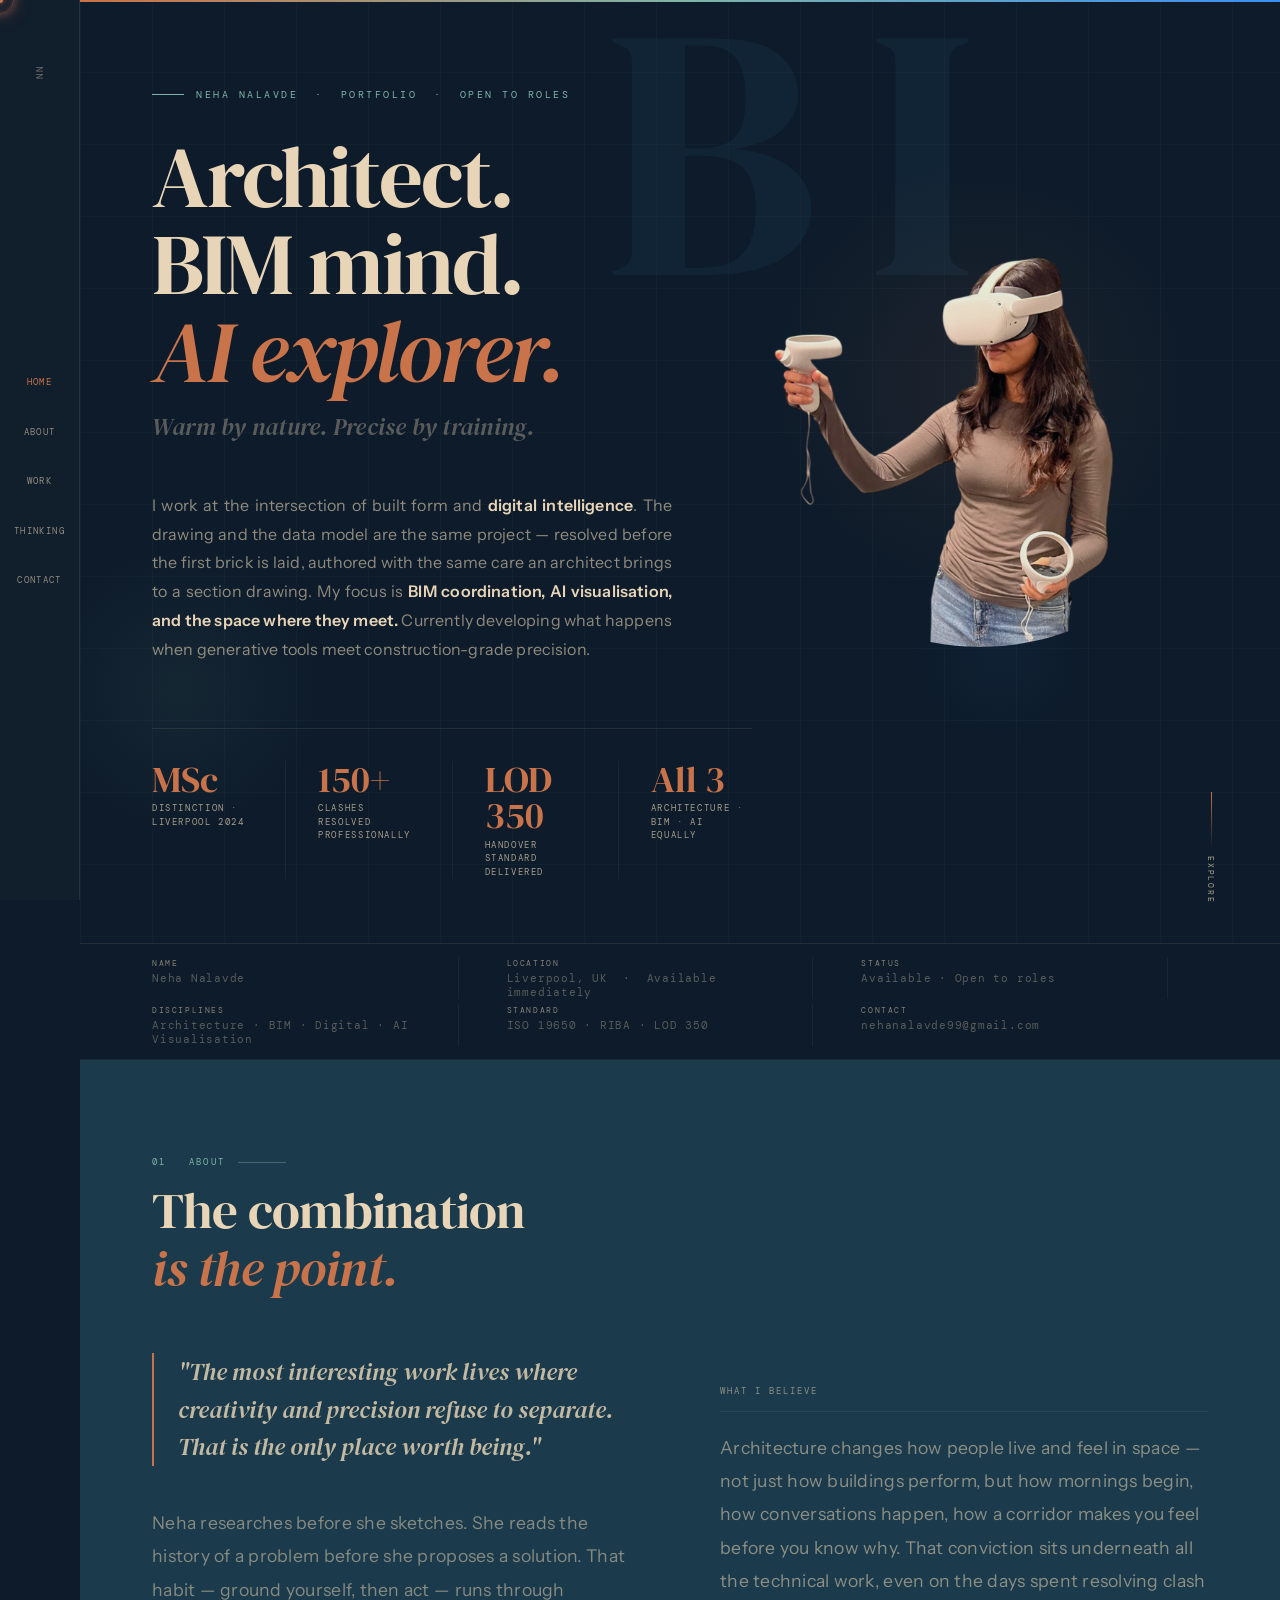
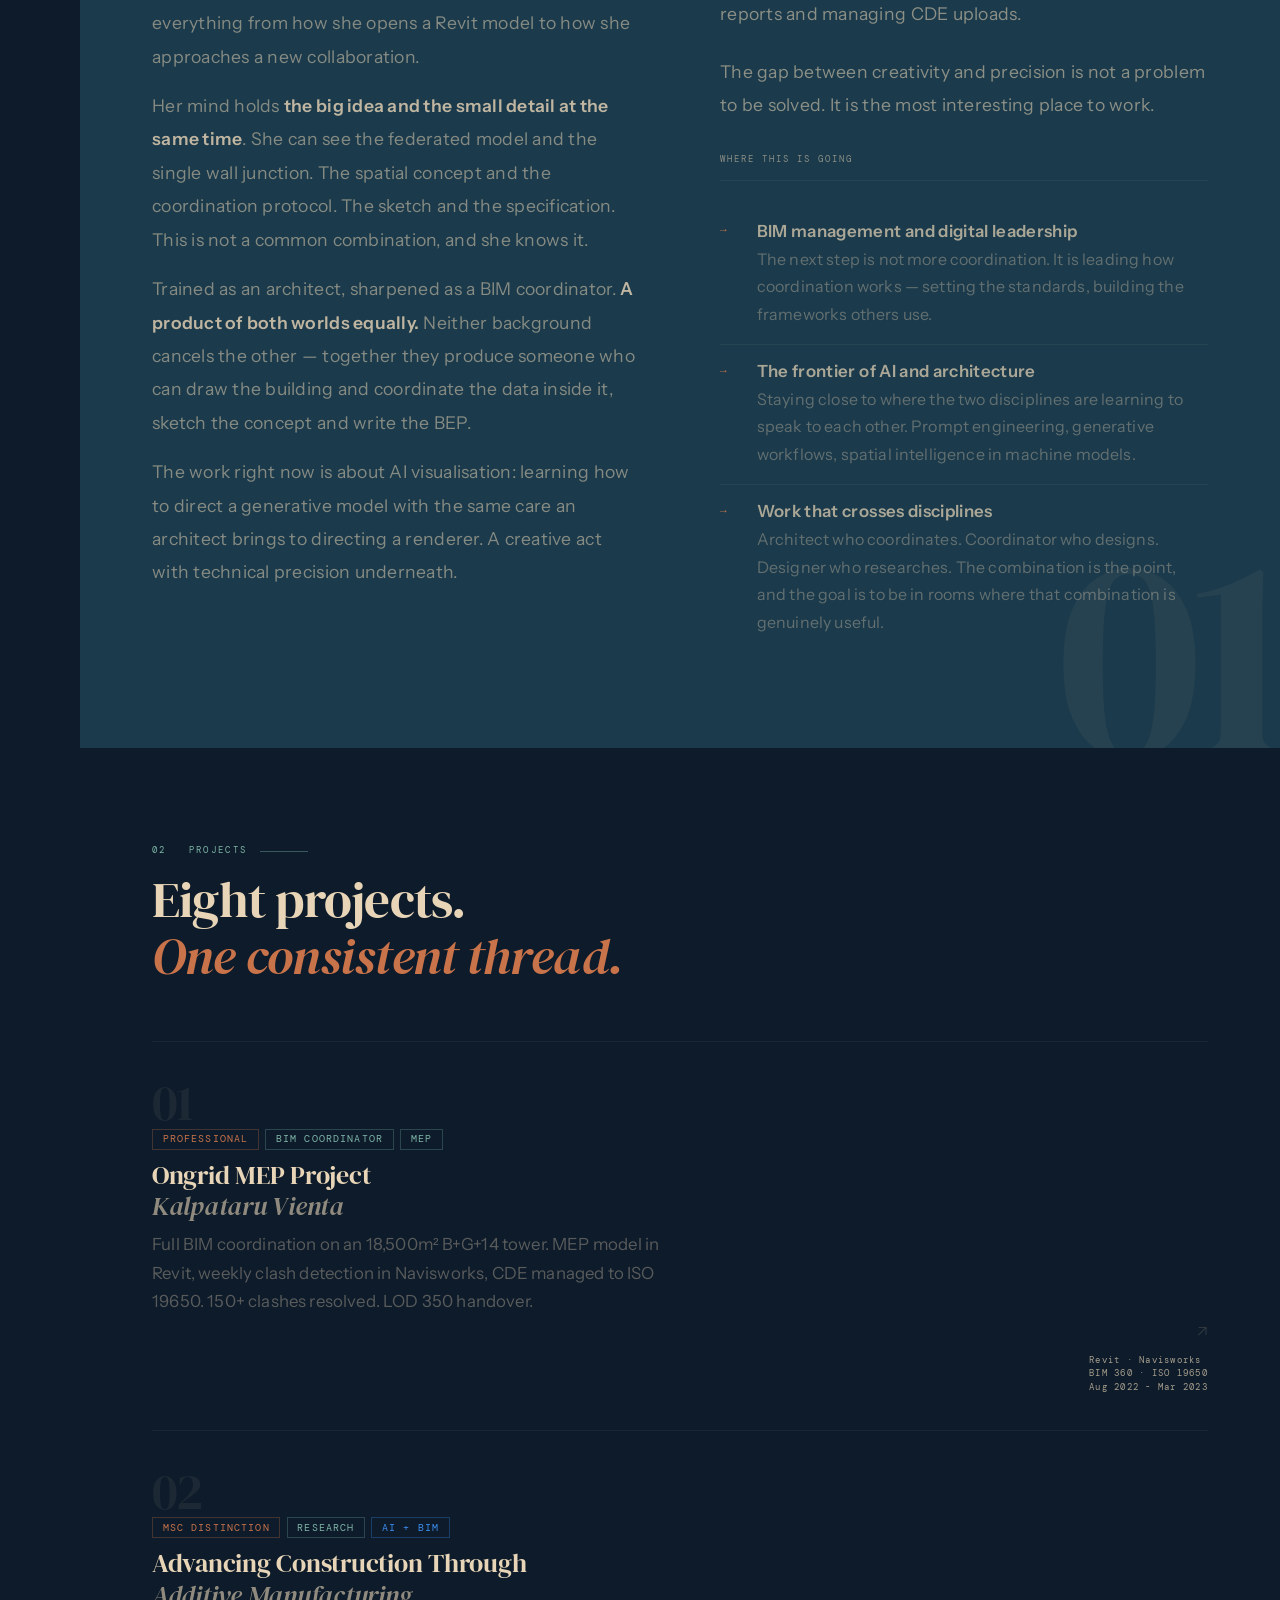
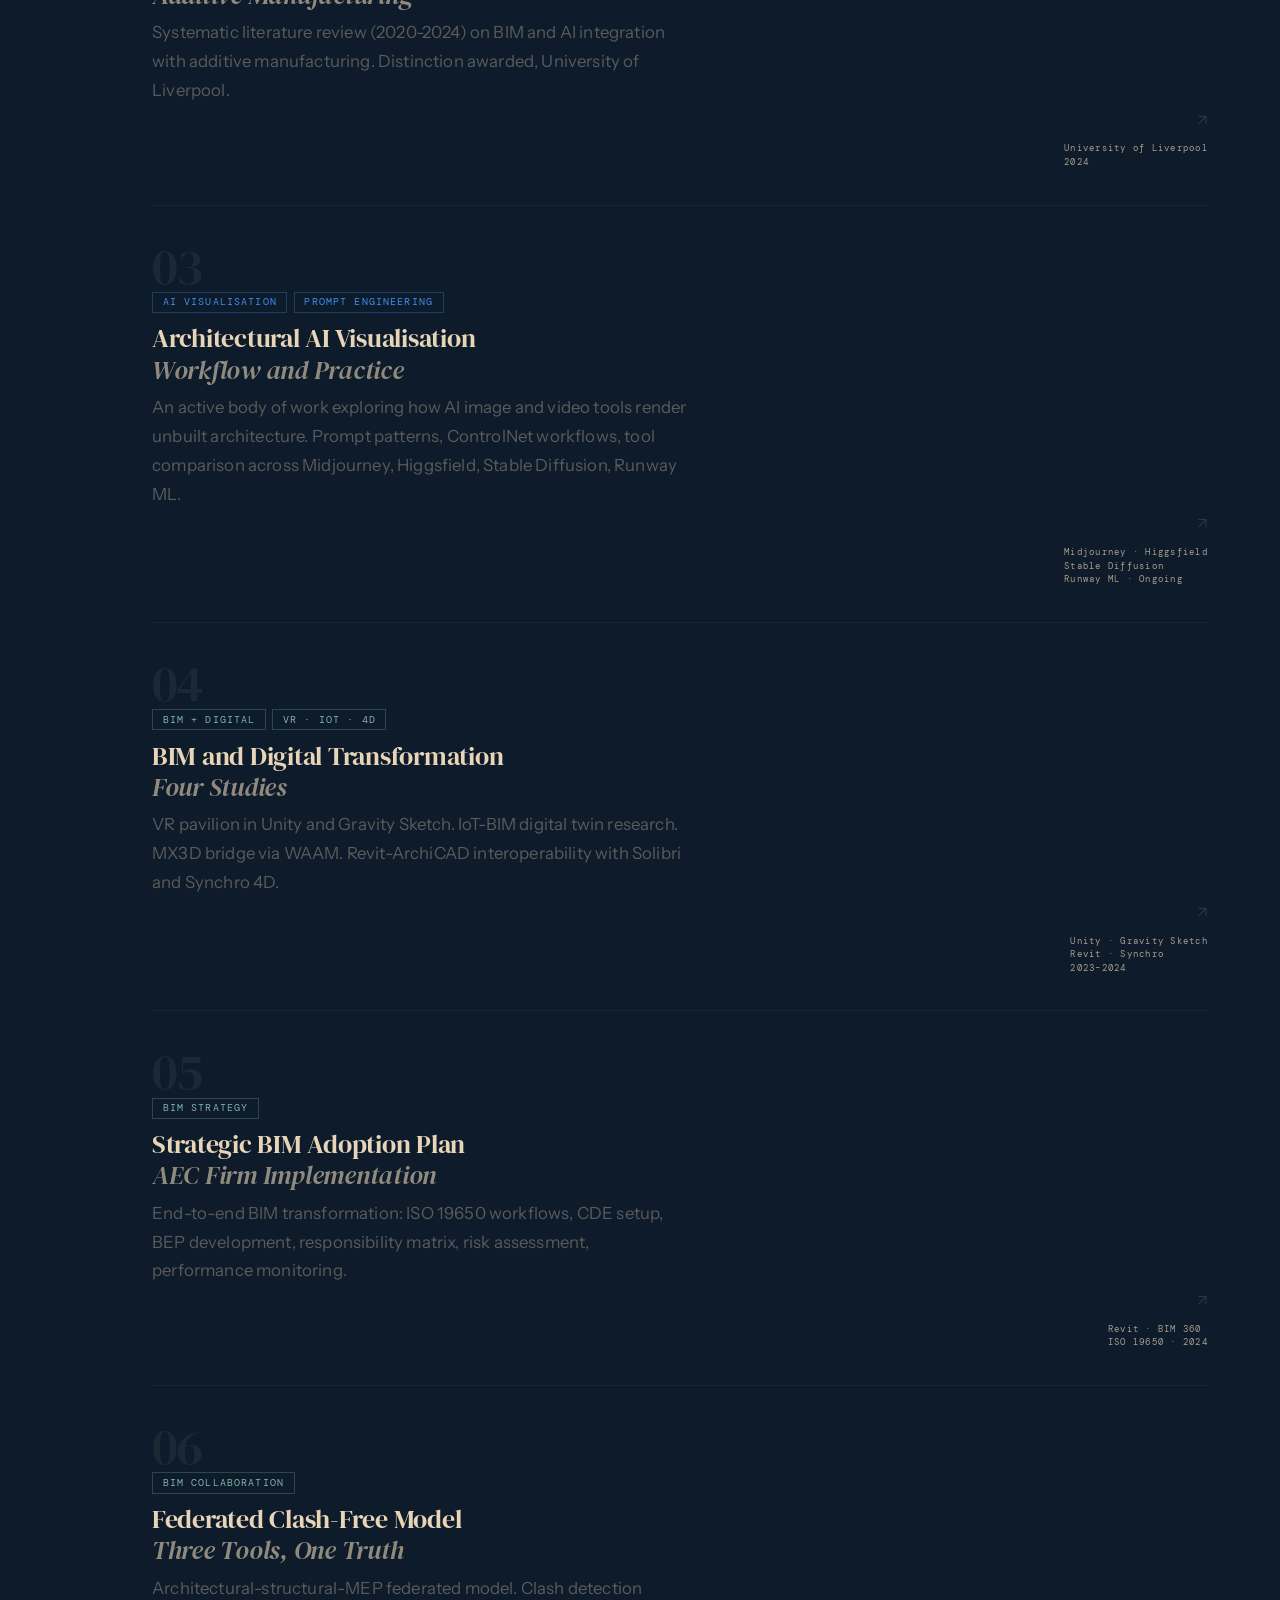
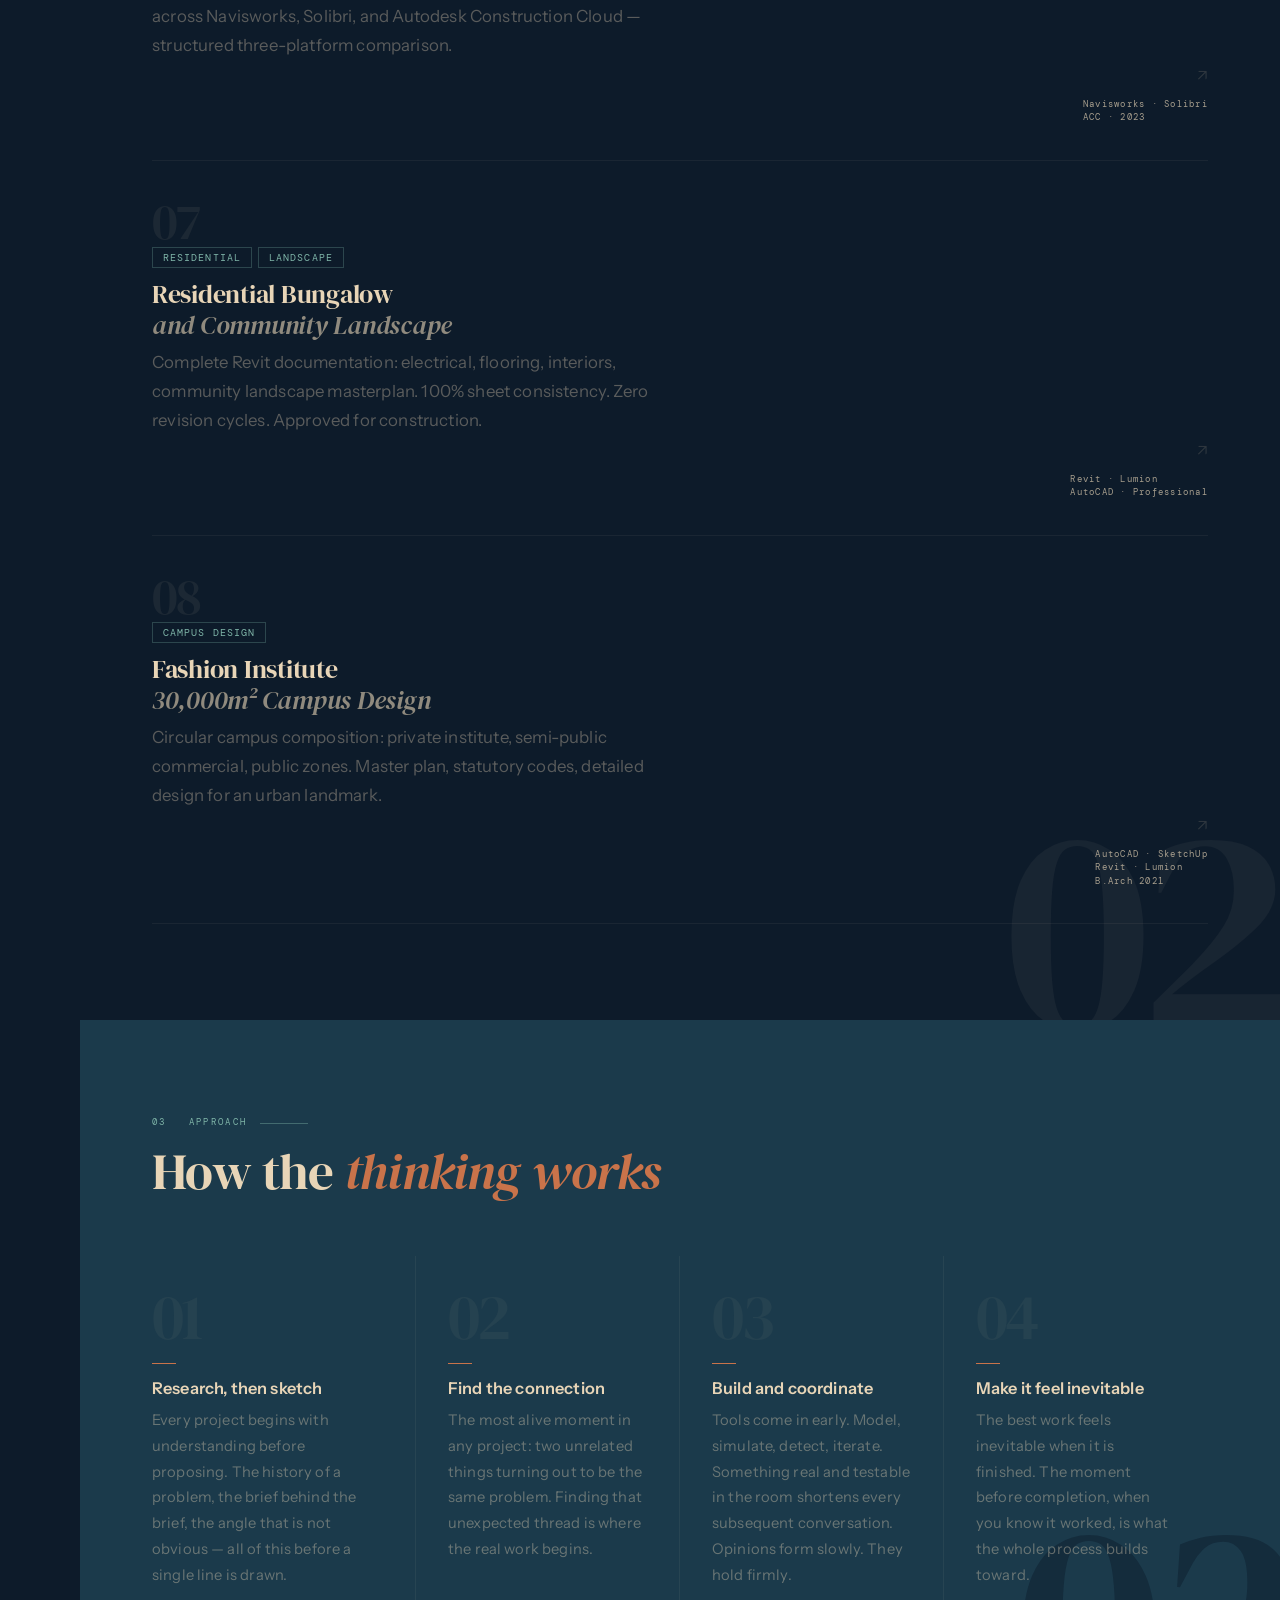
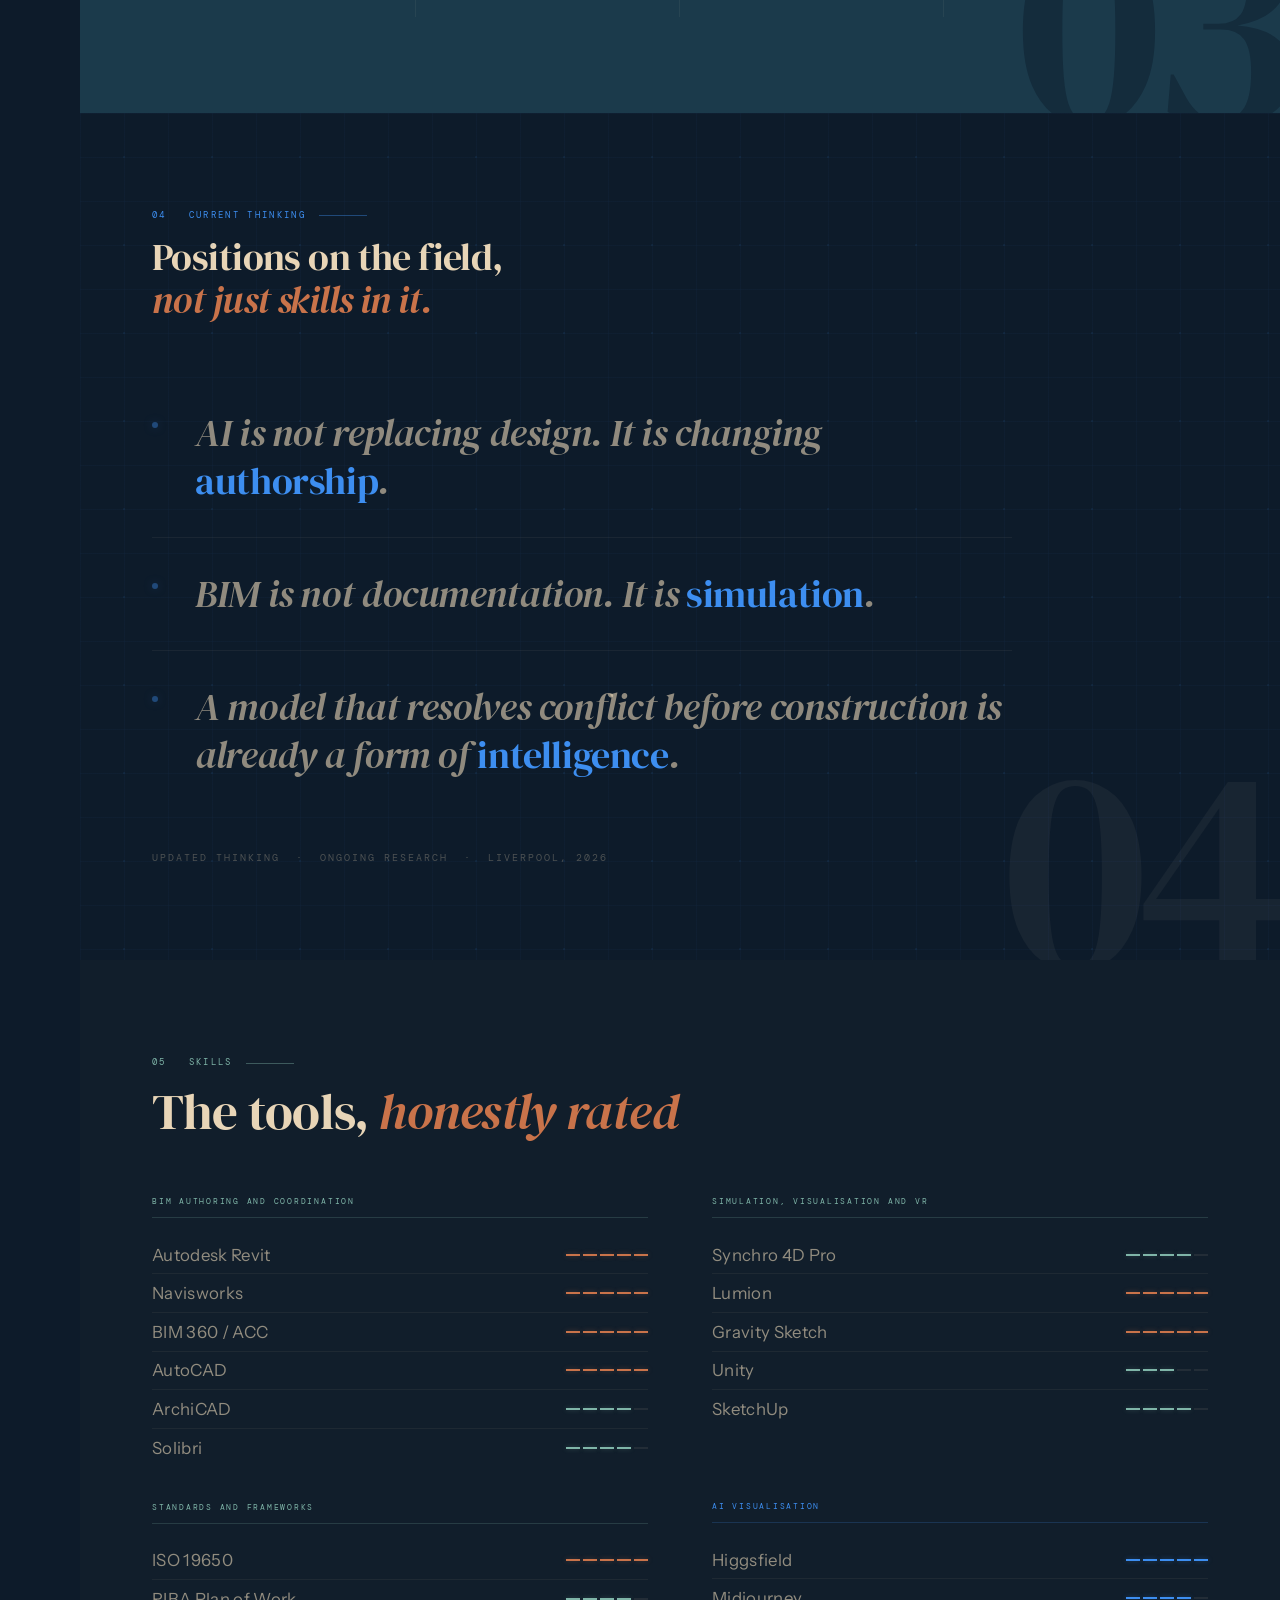
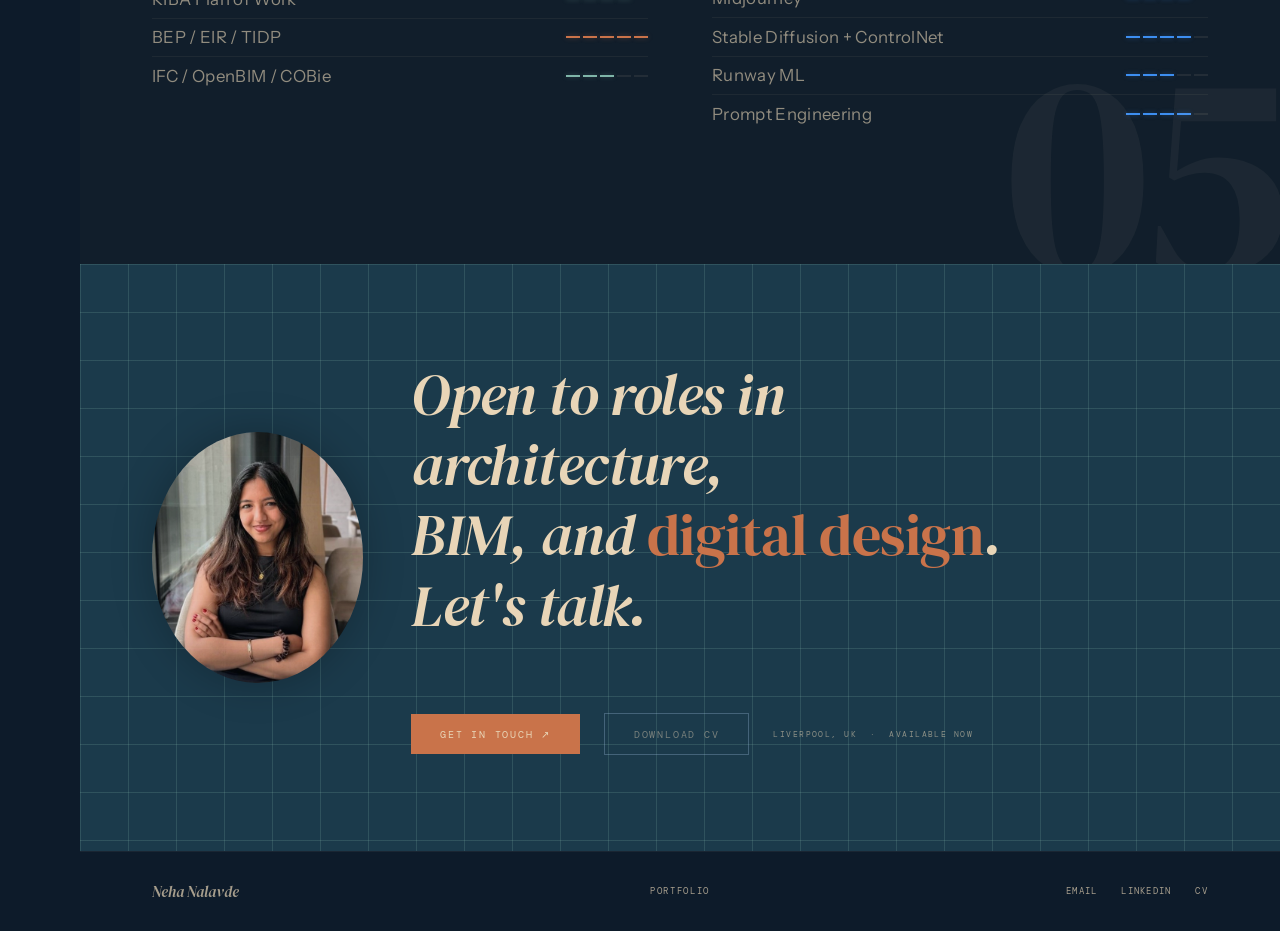
<file: index.html>
<!doctype html>
<html lang="en">
  <head>
    <meta charset="UTF-8" />
    <meta name="viewport" content="width=device-width, initial-scale=1.0" />
    <title>Neha Nalavde — Architect · BIM · AI</title>
    <link rel="preconnect" href="https://fonts.googleapis.com" />
    <link
      href="https://fonts.googleapis.com/css2?family=DM+Serif+Display:ital@0;1&family=Instrument+Sans:wght@400;500;600&family=DM+Mono:wght@300;400&display=swap"
      rel="stylesheet"
    />
    <link rel="stylesheet" href="style-new.css" />
  </head>
  <body>
    <div id="cur"><div id="curLabel">OPEN</div></div>
    <div id="curR"></div>
    <div class="top-line"></div>

    <!-- RAIL -->
    <div class="rail">
      <div class="rail-logo">NN</div>
      <nav class="rail-nav">
        <a
          class="rlink"
          data-s="Home"
          onclick="
            goHome();
            scrollToId('hero');
          "
          >Home</a
        >
        <a
          class="rlink"
          data-s="About"
          onclick="
            goHome();
            scrollToId('about');
          "
        >
          About
        </a>
        <a
          class="rlink"
          data-s="Work"
          onclick="
            goHome();
            scrollToId('projects');
          "
        >
          Work
        </a>
        <a
          class="rlink"
          data-s="Thinking"
          onclick="
            goHome();
            scrollToId('current-thinking');
          "
        >
          Thinking
        </a>
        <a
          class="rlink"
          data-s="Contact"
          onclick="
            goHome();
            scrollToId('contact');
          "
        >
          Contact
        </a>
      </nav>
    </div>

    <!-- HOME PAGE -->
    <div class="page active" id="page-home">
      <main>
        <section class="hero" id="hero">
          <div class="hero-grid"></div>
          <div class="hero-glow">
            <img src="./images/neha2.png" alt="profile" class="hero-img" />
          </div>
          <div class="hero-glow2"></div>
          <div class="hero-glow3"></div>
          <div class="hero-bg-text" id="heroBg" aria-hidden="true">
            <span class="hero-bg-letter">B</span>
            <span class="hero-bg-letter">I</span>
            <span class="hero-bg-letter">M</span>
          </div>
          <div class="hero-inner">
            <div class="hero-eyebrow">
              Neha Nalavde &nbsp;·&nbsp; Portfolio &nbsp;·&nbsp; Open to roles
            </div>
            <h1 class="hero-name">
              Architect.<br />BIM mind.<br /><em>AI explorer.</em>
            </h1>
            <p class="hero-sub">Warm by nature. Precise by training.</p>
            <div class="hero-statement">
              <p>
                I work at the intersection of built form and
                <strong>digital intelligence</strong>. The drawing and the data
                model are the same project — resolved before the first brick is
                laid, authored with the same care an architect brings to a
                section drawing. My focus is
                <strong
                  >BIM coordination, AI visualisation, and the space where they
                  meet.</strong
                >
                Currently developing what happens when generative tools meet
                construction-grade precision.
              </p>
            </div>
            <div class="hero-stats">
              <div class="hstat">
                <div class="hstat-n">MSc</div>
                <div class="hstat-l">Distinction · Liverpool 2024</div>
              </div>
              <div class="hstat">
                <div class="hstat-n">150+</div>
                <div class="hstat-l">Clashes resolved professionally</div>
              </div>
              <div class="hstat">
                <div class="hstat-n">LOD 350</div>
                <div class="hstat-l">Handover standard delivered</div>
              </div>
              <div class="hstat">
                <div class="hstat-n">All 3</div>
                <div class="hstat-l">Architecture · BIM · AI equally</div>
              </div>
            </div>
          </div>
          <div class="hero-scroll">
            <div class="scroll-bar"></div>
            <span>Explore</span>
          </div>
        </section>

        <div class="tblock">
          <div class="tbi">
            <span class="tbi-l">Name</span
            ><span class="tbi-v">Neha Nalavde</span>
          </div>
          <div class="tbi">
            <span class="tbi-l">Location</span
            ><span class="tbi-v"
              >Liverpool, UK &nbsp;·&nbsp; Available immediately</span
            >
          </div>
          <div class="tbi">
            <span class="tbi-l">Status</span
            ><span class="tbi-v">Available · Open to roles</span>
          </div>
          <div class="tbi">
            <span class="tbi-l">Disciplines</span
            ><span class="tbi-v"
              >Architecture · BIM · Digital · AI Visualisation</span
            >
          </div>
          <div class="tbi">
            <span class="tbi-l">Standard</span
            ><span class="tbi-v">ISO 19650 · RIBA · LOD 350</span>
          </div>
          <div class="tbi">
            <span class="tbi-l">Contact</span
            ><span class="tbi-v">nehanalavde99@gmail.com</span>
          </div>
        </div>

        <!-- ABOUT -->
        <section id="about" data-n="01">
          <div class="slabel">01 &nbsp; About</div>
          <h2 class="stitle">The combination<br /><em>is the point.</em></h2>
          <div class="about-grid">
            <div>
              <p class="manifesto">
                "The most interesting work lives where creativity and precision
                refuse to separate. That is the only place worth being."
              </p>
              <div class="about-body">
                <p>
                  Neha researches before she sketches. She reads the history of
                  a problem before she proposes a solution. That habit — ground
                  yourself, then act — runs through everything from how she
                  opens a Revit model to how she approaches a new collaboration.
                </p>
                <p>
                  Her mind holds
                  <strong
                    >the big idea and the small detail at the same time</strong
                  >. She can see the federated model and the single wall
                  junction. The spatial concept and the coordination protocol.
                  The sketch and the specification. This is not a common
                  combination, and she knows it.
                </p>
                <p>
                  Trained as an architect, sharpened as a BIM coordinator.
                  <strong>A product of both worlds equally.</strong> Neither
                  background cancels the other — together they produce someone
                  who can draw the building and coordinate the data inside it,
                  sketch the concept and write the BEP.
                </p>
                <p>
                  The work right now is about AI visualisation: learning how to
                  direct a generative model with the same care an architect
                  brings to directing a renderer. A creative act with technical
                  precision underneath.
                </p>
              </div>
            </div>
            <div>
              <!-- REPLACED: Capability index → Belief + Direction -->
              <p class="col-head">What I believe</p>
              <p class="belief-text">
                Architecture changes how people live and feel in space — not
                just how buildings perform, but how mornings begin, how
                conversations happen, how a corridor makes you feel before you
                know why. That conviction sits underneath all the technical
                work, even on the days spent resolving clash reports and
                managing CDE uploads.
              </p>
              <p class="belief-text">
                The gap between creativity and precision is not a problem to be
                solved. It is the most interesting place to work.
              </p>
              <p class="col-head">Where this is going</p>
              <div class="direction-list">
                <div class="dir-item">
                  <div class="dir-arrow">→</div>
                  <div>
                    <div class="dir-title">
                      BIM management and digital leadership
                    </div>
                    <div class="dir-body">
                      The next step is not more coordination. It is leading how
                      coordination works — setting the standards, building the
                      frameworks others use.
                    </div>
                  </div>
                </div>
                <div class="dir-item">
                  <div class="dir-arrow">→</div>
                  <div>
                    <div class="dir-title">
                      The frontier of AI and architecture
                    </div>
                    <div class="dir-body">
                      Staying close to where the two disciplines are learning to
                      speak to each other. Prompt engineering, generative
                      workflows, spatial intelligence in machine models.
                    </div>
                  </div>
                </div>
                <div class="dir-item">
                  <div class="dir-arrow">→</div>
                  <div>
                    <div class="dir-title">Work that crosses disciplines</div>
                    <div class="dir-body">
                      Architect who coordinates. Coordinator who designs.
                      Designer who researches. The combination is the point, and
                      the goal is to be in rooms where that combination is
                      genuinely useful.
                    </div>
                  </div>
                </div>
              </div>
            </div>
          </div>
        </section>

        <!-- PROJECTS -->
        <section id="projects" data-n="02">
          <div class="slabel">02 &nbsp; Projects</div>
          <h2 class="stitle">
            Eight projects.<br /><em>One consistent thread.</em>
          </h2>

          <div class="proj-list reveal-stagger">
            <a
              href="projects/Ongrid MEP Project Kalpataru Vienta.html"
              class="proj-plate reveal proj-img-1"
              data-section="bim"
            >
              <div class="pnum">01</div>
              <div>
                <div class="ptags">
                  <span class="ptag red">Professional</span>
                  <span class="ptag">BIM Coordinator</span>
                  <span class="ptag">MEP</span>
                </div>
                <div class="ptitle">
                  Ongrid MEP Project<br /><em>Kalpataru Vienta</em>
                </div>
                <div class="pdesc">
                  Full BIM coordination on an 18,500m² B+G+14 tower. MEP model
                  in Revit, weekly clash detection in Navisworks, CDE managed to
                  ISO 19650. 150+ clashes resolved. LOD 350 handover.
                </div>
              </div>
              <div class="pright">
                <span class="parr">↗</span>
                <div class="ptype">
                  Revit · Navisworks<br />BIM 360 · ISO 19650<br />Aug 2022 -
                  Mar 2023
                </div>
              </div>
            </a>

            <a
              href="projects/Advancing Construction Through Additive Manufacturing.html"
              class="proj-plate reveal proj-img-2"
              data-section="bim"
            >
              <div class="pnum">02</div>
              <div>
                <div class="ptags">
                  <span class="ptag red">MSc Distinction</span>
                  <span class="ptag">Research</span>
                  <span class="ptag blue">AI + BIM</span>
                </div>
                <div class="ptitle">
                  Advancing Construction Through<br /><em
                    >Additive Manufacturing</em
                  >
                </div>
                <div class="pdesc">
                  Systematic literature review (2020-2024) on BIM and AI
                  integration with additive manufacturing. Distinction awarded,
                  University of Liverpool.
                </div>
              </div>
              <div class="pright">
                <span class="parr">↗</span>
                <div class="ptype">University of Liverpool<br />2024</div>
              </div>
            </a>

            <a
              href="projects/Architectural AI Visualisation Workflow and Practice.html"
              class="proj-plate reveal proj-img-3"
              data-section="ai"
            >
              <div class="pnum">03</div>
              <div>
                <div class="ptags">
                  <span class="ptag blue">AI Visualisation</span>
                  <span class="ptag blue">Prompt Engineering</span>
                </div>
                <div class="ptitle">
                  Architectural AI Visualisation<br /><em
                    >Workflow and Practice</em
                  >
                </div>
                <div class="pdesc">
                  An active body of work exploring how AI image and video tools
                  render unbuilt architecture. Prompt patterns, ControlNet
                  workflows, tool comparison across Midjourney, Higgsfield,
                  Stable Diffusion, Runway ML.
                </div>
              </div>
              <div class="pright">
                <span class="parr">↗</span>
                <div class="ptype">
                  Midjourney · Higgsfield<br />Stable Diffusion<br />Runway ML ·
                  Ongoing
                </div>
              </div>
            </a>

            <a
              href="projects/BIM and Digital Transformation Four Studies.html"
              class="proj-plate reveal proj-img-4"
              data-section="bim"
            >
              <div class="pnum">04</div>
              <div>
                <div class="ptags">
                  <span class="ptag">BIM + Digital</span>
                  <span class="ptag">VR · IoT · 4D</span>
                </div>
                <div class="ptitle">
                  BIM and Digital Transformation<br /><em>Four Studies</em>
                </div>
                <div class="pdesc">
                  VR pavilion in Unity and Gravity Sketch. IoT-BIM digital twin
                  research. MX3D bridge via WAAM. Revit-ArchiCAD
                  interoperability with Solibri and Synchro 4D.
                </div>
              </div>
              <div class="pright">
                <span class="parr">↗</span>
                <div class="ptype">
                  Unity · Gravity Sketch<br />Revit · Synchro<br />2023–2024
                </div>
              </div>
            </a>

            <a
              href="projects/Strategic BIM Adoption Plan AEC Firm Implementation.html"
              class="proj-plate reveal proj-img-5"
              data-section="bim"
            >
              <div class="pnum">05</div>
              <div>
                <div class="ptags">
                  <span class="ptag">BIM Strategy</span>
                </div>
                <div class="ptitle">
                  Strategic BIM Adoption Plan<br /><em
                    >AEC Firm Implementation</em
                  >
                </div>
                <div class="pdesc">
                  End-to-end BIM transformation: ISO 19650 workflows, CDE setup,
                  BEP development, responsibility matrix, risk assessment,
                  performance monitoring.
                </div>
              </div>
              <div class="pright">
                <span class="parr">↗</span>
                <div class="ptype">Revit · BIM 360<br />ISO 19650 · 2024</div>
              </div>
            </a>

            <a
              href="projects/Federated Clash-Free Model Three Tools, One Truth.html"
              class="proj-plate reveal proj-img-6"
              data-section="bim"
            >
              <div class="pnum">06</div>
              <div>
                <div class="ptags">
                  <span class="ptag">BIM Collaboration</span>
                </div>
                <div class="ptitle">
                  Federated Clash-Free Model<br /><em
                    >Three Tools, One Truth</em
                  >
                </div>
                <div class="pdesc">
                  Architectural-structural-MEP federated model. Clash detection
                  across Navisworks, Solibri, and Autodesk Construction Cloud —
                  structured three-platform comparison.
                </div>
              </div>
              <div class="pright">
                <span class="parr">↗</span>
                <div class="ptype">Navisworks · Solibri<br />ACC · 2023</div>
              </div>
            </a>

            <a
              href="projects/Residential Bungalow and Community Landscape.html"
              class="proj-plate reveal proj-img-7"
              data-section="arch"
            >
              <div class="pnum">07</div>
              <div>
                <div class="ptags">
                  <span class="ptag">Residential</span>
                  <span class="ptag">Landscape</span>
                </div>
                <div class="ptitle">
                  Residential Bungalow<br /><em>and Community Landscape</em>
                </div>
                <div class="pdesc">
                  Complete Revit documentation: electrical, flooring, interiors,
                  community landscape masterplan. 100% sheet consistency. Zero
                  revision cycles. Approved for construction.
                </div>
              </div>
              <div class="pright">
                <span class="parr">↗</span>
                <div class="ptype">
                  Revit · Lumion<br />AutoCAD · Professional
                </div>
              </div>
            </a>

            <a
              href="projects/Fashion Institute Where fashion finds its form.html"
              class="proj-plate reveal proj-img-8"
              data-section="arch"
            >
              <div class="pnum">08</div>
              <div>
                <div class="ptags">
                  <span class="ptag">Campus Design</span>
                </div>
                <div class="ptitle">
                  Fashion Institute<br /><em>30,000m² Campus Design</em>
                </div>
                <div class="pdesc">
                  Circular campus composition: private institute, semi-public
                  commercial, public zones. Master plan, statutory codes,
                  detailed design for an urban landmark.
                </div>
              </div>
              <div class="pright">
                <span class="parr">↗</span>
                <div class="ptype">
                  AutoCAD · SketchUp<br />Revit · Lumion<br />B.Arch 2021
                </div>
              </div>
            </a>
          </div>
        </section>

        <!-- PROCESS -->
        <section id="process" data-n="03">
          <div class="slabel">03 &nbsp; Approach</div>
          <h2 class="stitle">How the <em>thinking works</em></h2>
          <div class="proc-grid reveal-stagger">
            <div class="proc-step reveal">
              <div class="psi">01</div>
              <div class="psline"></div>
              <div class="pst">Research, then sketch</div>
              <div class="psd">
                Every project begins with understanding before proposing. The
                history of a problem, the brief behind the brief, the angle that
                is not obvious — all of this before a single line is drawn.
              </div>
            </div>
            <div class="proc-step reveal">
              <div class="psi">02</div>
              <div class="psline"></div>
              <div class="pst">Find the connection</div>
              <div class="psd">
                The most alive moment in any project: two unrelated things
                turning out to be the same problem. Finding that unexpected
                thread is where the real work begins.
              </div>
            </div>
            <div class="proc-step reveal">
              <div class="psi">03</div>
              <div class="psline"></div>
              <div class="pst">Build and coordinate</div>
              <div class="psd">
                Tools come in early. Model, simulate, detect, iterate. Something
                real and testable in the room shortens every subsequent
                conversation. Opinions form slowly. They hold firmly.
              </div>
            </div>
            <div class="proc-step reveal">
              <div class="psi">04</div>
              <div class="psline"></div>
              <div class="pst">Make it feel inevitable</div>
              <div class="psd">
                The best work feels inevitable when it is finished. The moment
                before completion, when you know it worked, is what the whole
                process builds toward.
              </div>
            </div>
          </div>
        </section>

        <!-- CURRENT THINKING — NEW SECTION -->
        <section id="current-thinking" data-n="04">
          <div class="thinking-header">
            <div class="slabel ai-label">04 &nbsp; Current Thinking</div>
            <h2 class="stitle">
              Positions on the field,<br /><em>not just skills in it.</em>
            </h2>
          </div>
          <div class="thought-list">
            <div class="thought-item reveal">
              <div class="thought-marker"></div>
              <div class="thought-text">
                AI is not replacing design. It is changing <em>authorship</em>.
              </div>
            </div>
            <div class="thought-item reveal">
              <div class="thought-marker"></div>
              <div class="thought-text">
                BIM is not documentation. It is <em>simulation</em>.
              </div>
            </div>
            <div class="thought-item reveal">
              <div class="thought-marker"></div>
              <div class="thought-text">
                A model that resolves conflict before construction is already a
                form of <em>intelligence</em>.
              </div>
            </div>
          </div>
          <p class="thinking-footer">
            Updated thinking &nbsp;·&nbsp; Ongoing research &nbsp;·&nbsp;
            Liverpool, 2026
          </p>
        </section>

        <!-- SKILLS -->
        <section id="skills" data-n="05">
          <div class="slabel">05 &nbsp; Skills</div>
          <h2 class="stitle">The tools, <em>honestly rated</em></h2>
          <div class="skills-grid">
            <div>
              <div class="sg-group">
                <div class="sg-head">BIM Authoring and Coordination</div>
                <div class="sitem">
                  <span class="sname">Autodesk Revit</span>
                  <div class="spips" data-level="5" data-type="terra">
                    <div class="spip"></div>
                    <div class="spip"></div>
                    <div class="spip"></div>
                    <div class="spip"></div>
                    <div class="spip"></div>
                  </div>
                </div>
                <div class="sitem">
                  <span class="sname">Navisworks</span>
                  <div class="spips" data-level="5" data-type="terra">
                    <div class="spip"></div>
                    <div class="spip"></div>
                    <div class="spip"></div>
                    <div class="spip"></div>
                    <div class="spip"></div>
                  </div>
                </div>
                <div class="sitem">
                  <span class="sname">BIM 360 / ACC</span>
                  <div class="spips" data-level="5" data-type="terra">
                    <div class="spip"></div>
                    <div class="spip"></div>
                    <div class="spip"></div>
                    <div class="spip"></div>
                    <div class="spip"></div>
                  </div>
                </div>
                <div class="sitem">
                  <span class="sname">AutoCAD</span>
                  <div class="spips" data-level="5" data-type="terra">
                    <div class="spip"></div>
                    <div class="spip"></div>
                    <div class="spip"></div>
                    <div class="spip"></div>
                    <div class="spip"></div>
                  </div>
                </div>
                <div class="sitem">
                  <span class="sname">ArchiCAD</span>
                  <div class="spips" data-level="4" data-type="sage">
                    <div class="spip"></div>
                    <div class="spip"></div>
                    <div class="spip"></div>
                    <div class="spip"></div>
                    <div class="spip"></div>
                  </div>
                </div>
                <div class="sitem">
                  <span class="sname">Solibri</span>
                  <div class="spips" data-level="4" data-type="sage">
                    <div class="spip"></div>
                    <div class="spip"></div>
                    <div class="spip"></div>
                    <div class="spip"></div>
                    <div class="spip"></div>
                  </div>
                </div>
              </div>
              <div class="sg-group">
                <div class="sg-head">Standards and Frameworks</div>
                <div class="sitem">
                  <span class="sname">ISO 19650</span>
                  <div class="spips" data-level="5" data-type="terra">
                    <div class="spip"></div>
                    <div class="spip"></div>
                    <div class="spip"></div>
                    <div class="spip"></div>
                    <div class="spip"></div>
                  </div>
                </div>
                <div class="sitem">
                  <span class="sname">RIBA Plan of Work</span>
                  <div class="spips" data-level="4" data-type="sage">
                    <div class="spip"></div>
                    <div class="spip"></div>
                    <div class="spip"></div>
                    <div class="spip"></div>
                    <div class="spip"></div>
                  </div>
                </div>
                <div class="sitem">
                  <span class="sname">BEP / EIR / TIDP</span>
                  <div class="spips" data-level="5" data-type="terra">
                    <div class="spip"></div>
                    <div class="spip"></div>
                    <div class="spip"></div>
                    <div class="spip"></div>
                    <div class="spip"></div>
                  </div>
                </div>
                <div class="sitem">
                  <span class="sname">IFC / OpenBIM / COBie</span>
                  <div class="spips" data-level="3" data-type="sage">
                    <div class="spip"></div>
                    <div class="spip"></div>
                    <div class="spip"></div>
                    <div class="spip"></div>
                    <div class="spip"></div>
                  </div>
                </div>
              </div>
            </div>
            <div>
              <div class="sg-group">
                <div class="sg-head">Simulation, Visualisation and VR</div>
                <div class="sitem">
                  <span class="sname">Synchro 4D Pro</span>
                  <div class="spips" data-level="4" data-type="sage">
                    <div class="spip"></div>
                    <div class="spip"></div>
                    <div class="spip"></div>
                    <div class="spip"></div>
                    <div class="spip"></div>
                  </div>
                </div>
                <div class="sitem">
                  <span class="sname">Lumion</span>
                  <div class="spips" data-level="5" data-type="terra">
                    <div class="spip"></div>
                    <div class="spip"></div>
                    <div class="spip"></div>
                    <div class="spip"></div>
                    <div class="spip"></div>
                  </div>
                </div>
                <div class="sitem">
                  <span class="sname">Gravity Sketch</span>
                  <div class="spips" data-level="5" data-type="terra">
                    <div class="spip"></div>
                    <div class="spip"></div>
                    <div class="spip"></div>
                    <div class="spip"></div>
                    <div class="spip"></div>
                  </div>
                </div>
                <div class="sitem">
                  <span class="sname">Unity</span>
                  <div class="spips" data-level="3" data-type="sage">
                    <div class="spip"></div>
                    <div class="spip"></div>
                    <div class="spip"></div>
                    <div class="spip"></div>
                    <div class="spip"></div>
                  </div>
                </div>
                <div class="sitem">
                  <span class="sname">SketchUp</span>
                  <div class="spips" data-level="4" data-type="sage">
                    <div class="spip"></div>
                    <div class="spip"></div>
                    <div class="spip"></div>
                    <div class="spip"></div>
                    <div class="spip"></div>
                  </div>
                </div>
              </div>
              <div class="sg-group">
                <div class="sg-head ai-head">AI Visualisation</div>
                <div class="sitem">
                  <span class="sname">Higgsfield</span>
                  <div class="spips" data-level="5" data-type="blue">
                    <div class="spip"></div>
                    <div class="spip"></div>
                    <div class="spip"></div>
                    <div class="spip"></div>
                    <div class="spip"></div>
                  </div>
                </div>
                <div class="sitem">
                  <span class="sname">Midjourney</span>
                  <div class="spips" data-level="4" data-type="blue">
                    <div class="spip"></div>
                    <div class="spip"></div>
                    <div class="spip"></div>
                    <div class="spip"></div>
                    <div class="spip"></div>
                  </div>
                </div>
                <div class="sitem">
                  <span class="sname">Stable Diffusion + ControlNet</span>
                  <div class="spips" data-level="4" data-type="blue">
                    <div class="spip"></div>
                    <div class="spip"></div>
                    <div class="spip"></div>
                    <div class="spip"></div>
                    <div class="spip"></div>
                  </div>
                </div>
                <div class="sitem">
                  <span class="sname">Runway ML</span>
                  <div class="spips" data-level="3" data-type="blue">
                    <div class="spip"></div>
                    <div class="spip"></div>
                    <div class="spip"></div>
                    <div class="spip"></div>
                    <div class="spip"></div>
                  </div>
                </div>
                <div class="sitem">
                  <span class="sname">Prompt Engineering</span>
                  <div class="spips" data-level="4" data-type="blue">
                    <div class="spip"></div>
                    <div class="spip"></div>
                    <div class="spip"></div>
                    <div class="spip"></div>
                    <div class="spip"></div>
                  </div>
                </div>
              </div>
            </div>
          </div>
        </section>

        <!-- CTA -->
        <section id="contact">
          <div class="cta-wrap">
            <img src="./images/neha3.jpg" alt="profile" class="cta-img" />
            <div class="cta-content">
              <h2 class="cta-title">
                Open to roles in architecture,<br />
                BIM, and <em>digital design</em>.<br />
                Let's talk.
              </h2>

              <div class="cta-row">
                <a href="mailto:nehanalavde99@gmail.com" class="cbtn">
                  Get in touch ↗
                </a>
                <a
                  href="https://pio-25.github.io/neha-portfolio/PORTFOLIO - Neha Nalavde.pdf"
                  target="_blank"
                  rel="noopener noreferrer"
                  class="cghost"
                >
                  Download CV
                </a>
                <span class="cloc">
                  Liverpool, UK &nbsp;·&nbsp; Available now
                </span>
              </div>
            </div>
          </div>
        </section>

        <footer>
          <div class="fn">Neha Nalavde</div>
          <div class="fc">Portfolio</div>
          <div class="flinks">
            <a href="mailto:nehanalavde99@gmail.com">Email</a>
            <a
              href="https://www.linkedin.com/in/neha-nalavde"
              target="_blank"
              rel="noopener noreferrer"
              >LinkedIn</a
            >
            <a
              href="https://pio-25.github.io/neha-portfolio/PORTFOLIO - Neha Nalavde.pdf"
              target="_blank"
              rel="noopener noreferrer"
              >CV</a
            >
          </div>
        </footer>
      </main>
    </div>

    <!-- CASE STUDIES — all pages preserved from v9 with email decoded -->
    <div class="page" id="page-cs-ongrid">
      <main>
        <div class="cs-head" data-n="01">
          <button class="cs-back" onclick="show('home')">← Portfolio</button>
          <div class="cs-tags">
            <span class="cstag r">Professional</span
            ><span class="cstag t">BIM Coordinator</span
            ><span class="cstag">MEP · Revit · Navisworks · BIM 360</span
            ><span class="cstag">ISO 19650</span>
          </div>
          <h1 class="cs-h1">
            Ongrid MEP Project<br /><em>Kalpataru Vienta</em>
          </h1>
          <p class="cs-sub">
            Full BIM coordination on an 18,500m² mixed-use residential tower.
            MEP model authored in Revit, weekly clash detection in Navisworks,
            CDE managed in BIM 360 to ISO 19650. 150+ clashes resolved. 15%
            rework reduction. LOD 350 handover delivered.
          </p>
          <div class="cs-meta">
            <div>
              <div class="cs-ml">Organisation</div>
              <div class="cs-mv">Ongrid Design Pvt. Ltd.</div>
            </div>
            <div>
              <div class="cs-ml">Role</div>
              <div class="cs-mv">BIM Coordinator</div>
            </div>
            <div>
              <div class="cs-ml">Duration</div>
              <div class="cs-mv">Aug 2022 – Mar 2023</div>
            </div>
            <div>
              <div class="cs-ml">Standard</div>
              <div class="cs-mv">ISO 19650-1, 19650-2, 19650-5</div>
            </div>
          </div>
        </div>
        <div class="cs-body">
          <div class="cs-sec">
            <div class="cs-sl">The project</div>
            <h2 class="cs-st">
              An 18,500m² tower, eight months,<br /><em
                >nine concurrent projects</em
              >
            </h2>
            <p class="cs-p">
              Kalpataru Vienta is a B+G+14 mixed-use development: 14 residential
              floors above a commercial ground floor and a basement plant room.
              Ongrid Design was the lead appointed party, responsible for the
              MEP BIM model, the federated coordination model, and all BIM
              outputs to the client's EIR under ISO 19650.
            </p>
            <div class="stat-strip">
              <div class="scell">
                <div class="sn">18,500</div>
                <div class="sl2">m² GIA across 14 floors</div>
              </div>
              <div class="scell">
                <div class="sn">150+</div>
                <div class="sl2">Clashes detected and resolved</div>
              </div>
              <div class="scell">
                <div class="sn">15%</div>
                <div class="sl2">Rework reduction on site</div>
              </div>
              <div class="scell">
                <div class="sn">LOD 350</div>
                <div class="sl2">Final model standard</div>
              </div>
            </div>
          </div>
          <div class="cs-div"></div>
          <div class="cs-sec">
            <div class="cs-sl">The role</div>
            <h2 class="cs-st">
              What the BIM Coordinator <em>actually did</em>
            </h2>
            <div class="steps">
              <div class="step">
                <div class="stepn">01</div>
                <div>
                  <div class="stept">MEP model authoring in Revit 2022</div>
                  <div class="stepb">
                    Built mechanical and electrical models from scratch.
                    Worksets by system: HVAC ductwork (supply, extract, fresh
                    air), chilled water pipework (4-pipe FCU system), domestic
                    hot and cold water risers, soil and waste drainage at
                    minimum 1:40 falls, LV containment, lighting and small
                    power, DB locations, fire alarm devices.
                  </div>
                </div>
              </div>
              <div class="step">
                <div class="stepn">02</div>
                <div>
                  <div class="stept">
                    Federated coordination in Navisworks 2022
                  </div>
                  <div class="stepb">
                    Weekly federated model from all discipline .nwc cache files.
                    Five clash rule sets per cycle: MECH vs ARCH hard, MECH vs
                    STR hard, MECH vs ELEC hard, 50mm insulation clearance,
                    300mm maintenance clearance in front of all electrical
                    panels.
                  </div>
                </div>
              </div>
              <div class="step">
                <div class="stepn">03</div>
                <div>
                  <div class="stept">
                    BCF issue management and resolution tracking
                  </div>
                  <div class="stepb">
                    BCF viewpoints for every clash, exported to BIM 360 Issues,
                    assigned to responsible discipline lead with five-day
                    resolution window. Issues closed only after two consecutive
                    clean runs.
                  </div>
                </div>
              </div>
              <div class="step">
                <div class="stepn">04</div>
                <div>
                  <div class="stept">
                    CDE management in BIM 360 Docs to ISO 19650
                  </div>
                  <div class="stepb">
                    Full information workflow: WIP, Shared (S1), Published
                    (A1/A4), Archive. ISO 19650 naming convention on every file:
                    ONG-047-ZZ-00-M3-ME-0001 with revision and status suffix.
                  </div>
                </div>
              </div>
              <div class="step">
                <div class="stepn">05</div>
                <div>
                  <div class="stept">BEP contribution and TIDP ownership</div>
                  <div class="stepb">
                    QA/QC procedures contributed to post-contract BEP. MEP TIDP
                    maintained weekly across 8 months. Weekly QA: open with
                    Revit Audit, clear warnings, purge unused, visual
                    walkthrough, upload with ISO 19650 filename.
                  </div>
                </div>
              </div>
            </div>
          </div>
          <div class="cs-div"></div>
          <div class="cs-sec">
            <div class="cs-sl">The most complex clash</div>
            <h2 class="cs-st">
              CL-001: basement transfer beam,<br /><em>Grid C-4</em>
            </h2>
            <div class="pq">
              <p>
                "A 200mm chilled water flow pipe on the correct coordination
                route was intersecting a 600 by 300mm concrete transfer beam.
                Hard clash. Zero tolerance. The structural engineer confirmed
                the beam could not be cored. Two alternative pipe routes were
                modelled in Revit, checked against the full federated model in
                Navisworks, and presented at the weekly coordination meeting.
                The agreed solution dropped the pipe 400mm and routed through a
                pre-coordinated sleeve in a non-structural wall instead."
              </p>
              <span
                >CL-001 · Basement plant room · Grid C-4 · MECH vs STR ·
                Resolved</span
              >
            </div>
            <div class="tool-g">
              <div class="tcell">
                <div class="tname">Rule sets 1 and 2</div>
                <div class="ti">MECH vs ARCH: hard, 0mm</div>
                <div class="ti">MECH vs STR: hard, 0mm</div>
                <div class="ti">Critical: basement transfer slab</div>
                <div class="ti">Penetrations: structural sign-off required</div>
              </div>
              <div class="tcell">
                <div class="tname">Rule set 3</div>
                <div class="ti">MECH vs ELEC: hard, 0mm</div>
                <div class="ti">Highest volume on this project</div>
                <div class="ti">Ceiling void floors 3 to 9</div>
                <div class="ti">Three full coordination cycles</div>
              </div>
              <div class="tcell">
                <div class="tname">Rule sets 4 and 5</div>
                <div class="ti">MECH clearance: 50mm (insulation)</div>
                <div class="ti">ELEC maintenance: 300mm front of DB</div>
                <div class="ti">Constructability, not just geometry</div>
                <div class="ti">Now set from day one on every project</div>
              </div>
            </div>
          </div>
          <div class="cs-div"></div>
          <div class="cs-sec">
            <div class="cs-sl">What this built</div>
            <h2 class="cs-st">Skills and <em>lessons carried forward</em></h2>
            <div class="c2">
              <div class="ccard">
                <div class="cct">Revit MEP authoring</div>
                <div class="ccb">
                  Full MEP system modelling across a 14-storey tower. Workset
                  discipline, QA/QC cycles, file size management below 200MB
                  target.
                </div>
              </div>
              <div class="ccard r">
                <div class="cct">Navisworks clash coordination</div>
                <div class="ccb">
                  Five rule sets, weekly cycles, BCF issue management,
                  resolution verification. 150+ clashes resolved over 8 months.
                </div>
              </div>
              <div class="ccard dim">
                <div class="cct">ISO 19650 in real conditions</div>
                <div class="ccb">
                  Real-world information workflow across nine live concurrent
                  projects. File naming to standard. TIDP ownership. BIM 360
                  administration.
                </div>
              </div>
              <div class="ccard">
                <div class="cct">Cross-discipline communication</div>
                <div class="ccb">
                  Working with architects, structural engineers, and MEP
                  engineers. Communicating technical clashes clearly at every
                  level of BIM literacy.
                </div>
              </div>
            </div>
          </div>
          <div class="cs-sec">
            <div class="cs-sl">Continue</div>
            <div class="nxt">
              <div class="ncell" onclick="show('cs-collab-bim')">
                <div class="ncel-l">Next project</div>
                <div class="ncel-t">Federated Clash-Free Model →</div>
              </div>
              <div class="ncell" onclick="show('cs-bim-implementation')">
                <div class="ncel-l">Related</div>
                <div class="ncel-t">Strategic BIM Adoption Plan →</div>
              </div>
            </div>
          </div>
        </div>
        <div class="cs-foot">
          <div class="fn">Neha Nalavde</div>
          <div class="fc">2026</div>
          <div class="flinks">
            <a href="mailto:nehanalavde99@gmail.com">Email</a
            ><a
              href="https://www.linkedin.com/in/neha-nalavde"
              target="_blank"
              rel="noopener noreferrer"
              >LinkedIn</a
            >
          </div>
        </div>
      </main>
    </div>

    <div class="page" id="page-cs-dissertation">
      <main>
        <div class="cs-head" data-n="02">
          <button class="cs-back" onclick="show('home')">← Portfolio</button>
          <div class="cs-tags">
            <span class="cstag r">MSc Distinction</span
            ><span class="cstag b">AI + BIM + AM</span
            ><span class="cstag">Research</span>
          </div>
          <h1 class="cs-h1">
            Advancing Construction Through<br /><em>Additive Manufacturing</em>
          </h1>
          <p class="cs-sub">
            Systematic literature review (2020-2024) on how BIM and AI can
            transform additive manufacturing in construction. University of
            Liverpool, 2024. Distinction awarded.
          </p>
          <div class="cs-meta">
            <div>
              <div class="cs-ml">Institution</div>
              <div class="cs-mv">University of Liverpool</div>
            </div>
            <div>
              <div class="cs-ml">Grade</div>
              <div class="cs-mv">Distinction</div>
            </div>
            <div>
              <div class="cs-ml">Method</div>
              <div class="cs-mv">
                Systematic Literature Review · Thematic Analysis
              </div>
            </div>
            <div>
              <div class="cs-ml">Period</div>
              <div class="cs-mv">2020 - 2024 literature</div>
            </div>
          </div>
        </div>
        <div class="cs-body">
          <div class="cs-sec">
            <div class="cs-sl">The question</div>
            <h2 class="cs-st">
              Why does construction still <em>waste so much?</em>
            </h2>
            <p class="cs-p">
              Construction is one of the world's least efficient industries:
              high material waste, labour shortages, slow technology adoption.
              Additive Manufacturing offers a radical alternative. But AM alone
              is not enough. To scale it, you need BIM to manage the data and AI
              to optimise the parameters.
            </p>
          </div>
          <div class="cs-div"></div>
          <div class="cs-sec">
            <div class="cs-sl">Key findings</div>
            <h2 class="cs-st">Five findings that <em>shift the picture</em></h2>
            <div class="c2">
              <div class="ccard">
                <div class="cct">BIM-AM integration is a multiplier</div>
                <div class="ccb">
                  When BIM data pipelines feed directly into AM printing
                  systems, efficiency improves non-linearly.
                </div>
              </div>
              <div class="ccard r">
                <div class="cct">AI slashes manual modification time</div>
                <div class="ccb">
                  AI-facilitated parameter optimisation reduces time spent
                  adjusting printing paths and material settings.
                </div>
              </div>
              <div class="ccard dim">
                <div class="cct">On-site vs off-site: different strengths</div>
                <div class="ccb">
                  On-site AM suits large infrastructure. Off-site excels in
                  component prefabrication with higher precision.
                </div>
              </div>
              <div class="ccard">
                <div class="cct">Printing parameters are everything</div>
                <div class="ccb">
                  Material choice and deposition strategy directly determine
                  structural integrity.
                </div>
              </div>
              <div class="ccard full r">
                <div class="cct">The data exchange gap is the real barrier</div>
                <div class="ccb">
                  The biggest obstacle is not the technology. It is the absence
                  of industry-wide standards for how BIM models communicate with
                  AM systems. This is the finding that earned the Distinction.
                </div>
              </div>
            </div>
            <div class="pq">
              <p>
                "The most powerful insight was not about a technology. It was
                about a gap. The industry is not missing tools. It is missing
                the standards that let those tools talk to each other."
              </p>
              <span
                >Neha Nalavde · MSc Dissertation · University of Liverpool ·
                2024</span
              >
            </div>
          </div>
          <div class="cs-sec">
            <div class="cs-sl">Continue</div>
            <div class="nxt">
              <div class="ncell" onclick="show('cs-ai-vis')">
                <div class="ncel-l">Next</div>
                <div class="ncel-t">AI Visualisation Workflow →</div>
              </div>
              <div class="ncell" onclick="show('cs-ongrid')">
                <div class="ncel-l">Related</div>
                <div class="ncel-t">Ongrid MEP, Professional BIM →</div>
              </div>
            </div>
          </div>
        </div>
        <div class="cs-foot">
          <div class="fn">Neha Nalavde</div>
          <div class="fc">2026</div>
          <div class="flinks">
            <a href="mailto:nehanalavde99@gmail.com">Email</a
            ><a
              href="https://www.linkedin.com/in/neha-nalavde"
              target="_blank"
              rel="noopener noreferrer"
              >LinkedIn</a
            >
          </div>
        </div>
      </main>
    </div>

    <div class="page" id="page-cs-ai-vis">
      <main>
        <div class="cs-head" data-n="03">
          <button class="cs-back" onclick="show('home')">← Portfolio</button>
          <div class="cs-tags">
            <span class="cstag b">AI Visualisation</span
            ><span class="cstag b">Prompt Engineering</span
            ><span class="cstag">Ongoing</span>
          </div>
          <h1 class="cs-h1">
            Architectural AI Visualisation<br /><em>Workflow and Practice</em>
          </h1>
          <p class="cs-sub">
            An active body of work exploring how AI image and video tools render
            unbuilt architecture with precision and atmosphere. Prompt patterns,
            ControlNet workflows, tool comparison across Midjourney, Higgsfield,
            Stable Diffusion, Runway ML.
          </p>
          <div class="cs-meta">
            <div>
              <div class="cs-ml">Type</div>
              <div class="cs-mv">Personal portfolio project</div>
            </div>
            <div>
              <div class="cs-ml">Tools</div>
              <div class="cs-mv">
                Midjourney · Higgsfield · Stable Diffusion · ControlNet · Runway
                ML
              </div>
            </div>
            <div>
              <div class="cs-ml">Focus</div>
              <div class="cs-mv">
                Residential · Conceptual · Urban · Material studies
              </div>
            </div>
          </div>
        </div>
        <div class="cs-body">
          <div class="cs-sec">
            <div class="cs-sl">The workflow</div>
            <h2 class="cs-st">Five stages from <em>idea to image</em></h2>
            <div class="steps">
              <div class="step">
                <div class="stepn">01</div>
                <div>
                  <div class="stept">
                    Spatial brief — define intent before opening a tool
                  </div>
                  <div class="stepb">
                    Typology, atmosphere, materiality, time of day, user
                    experience. This is architectural thinking, not image
                    thinking. The prompt comes last.
                  </div>
                </div>
              </div>
              <div class="step">
                <div class="stepn">02</div>
                <div>
                  <div class="stept">
                    Structural prompt engineering — layers, not descriptions
                  </div>
                  <div class="stepb">
                    Subject → environment → material → lighting → camera → style
                    reference → negative prompts. Each layer adds control.
                    Removing one adds randomness. Both are valid choices.
                  </div>
                </div>
              </div>
              <div class="step">
                <div class="stepn">03</div>
                <div>
                  <div class="stept">
                    ControlNet — for geometry-critical outputs
                  </div>
                  <div class="stepb">
                    A base sketch, floor plan, or 3D model fed into ControlNet
                    (depth map, canny edge, or line-art mode) to constrain the
                    AI's composition to the actual design intent.
                  </div>
                </div>
              </div>
              <div class="step">
                <div class="stepn">04</div>
                <div>
                  <div class="stept">Iteration — vary, refine, direct</div>
                  <div class="stepb">
                    Seeds are fixed, parameters adjusted, inpainting used to
                    correct specific areas without losing what works. Iteration
                    is where craft enters the process.
                  </div>
                </div>
              </div>
              <div class="step">
                <div class="stepn">05</div>
                <div>
                  <div class="stept">
                    Video extension — Runway ML and Higgsfield
                  </div>
                  <div class="stepb">
                    Selected stills extended into short video walkthroughs.
                    Motion, parallax, atmosphere. An image becomes a moment. A
                    moment becomes an experience.
                  </div>
                </div>
              </div>
            </div>
          </div>
          <div class="cs-div"></div>
          <div class="cs-sec">
            <div class="cs-sl">Prompt patterns</div>
            <h2 class="cs-st">
              The anatomy of <em>a strong architectural prompt</em>
            </h2>
            <div class="c2">
              <div class="ccard">
                <div class="cct">Typology anchor</div>
                <div class="ccb">
                  "Raw board-marked concrete, aged teak cladding" produces far
                  more controlled results than "modern materials". Specificity
                  is control.
                </div>
              </div>
              <div class="ccard">
                <div class="cct">Material language</div>
                <div class="ccb">
                  Start with the building type and its key spatial quality. This
                  grounds the AI in architectural convention before adding
                  atmosphere.
                </div>
              </div>
              <div class="ccard r">
                <div class="cct">Light as a character</div>
                <div class="ccb">
                  "Late afternoon golden hour, long shadows, diffused light
                  through rice paper screens" does more design work than any
                  style reference.
                </div>
              </div>
              <div class="ccard dim">
                <div class="cct">Negative prompts as quality control</div>
                <div class="ccb">
                  Consistently excluding "distorted perspective, floating
                  elements, cartoon, oversaturated" maintains spatial realism.
                </div>
              </div>
            </div>
            <div class="pq">
              <p>
                "The best AI architectural image is not the one the tool chose.
                It is the one you directed it toward. Prompting is design
                thinking in a new medium."
              </p>
              <span>Neha Nalavde · AI Visualisation Work</span>
            </div>
          </div>
          <div class="cs-sec">
            <div class="cs-sl">Continue</div>
            <div class="nxt">
              <div class="ncell" onclick="show('cs-bim-digital')">
                <div class="ncel-l">Next</div>
                <div class="ncel-t">BIM and Digital Transformation →</div>
              </div>
              <div class="ncell" onclick="show('cs-dissertation')">
                <div class="ncel-l">Related</div>
                <div class="ncel-t">MSc Dissertation, AM and AI →</div>
              </div>
            </div>
          </div>
        </div>
        <div class="cs-foot">
          <div class="fn">Neha Nalavde</div>
          <div class="fc">2026</div>
          <div class="flinks">
            <a href="mailto:nehanalavde99@gmail.com">Email</a
            ><a
              href="https://www.linkedin.com/in/neha-nalavde"
              target="_blank"
              rel="noopener noreferrer"
              >LinkedIn</a
            >
          </div>
        </div>
      </main>
    </div>

    <div class="page" id="page-cs-bim-digital">
      <main>
        <div class="cs-head" data-n="04">
          <button class="cs-back" onclick="show('home')">← Portfolio</button>
          <div class="cs-tags">
            <span class="cstag t">BIM + Digital</span
            ><span class="cstag">VR · IoT · Computation · 4D</span>
          </div>
          <h1 class="cs-h1">
            BIM and Digital Transformation<br /><em>Four Studies</em>
          </h1>
          <p class="cs-sub">
            VR pavilion in Unity and Gravity Sketch. IoT-BIM digital twin
            research. MX3D bridge via WAAM. Revit-ArchiCAD interoperability with
            Solibri and Synchro 4D.
          </p>
          <div class="cs-meta">
            <div>
              <div class="cs-ml">Institution</div>
              <div class="cs-mv">University of Liverpool</div>
            </div>
            <div>
              <div class="cs-ml">Tools</div>
              <div class="cs-mv">
                Unity · Gravity Sketch · 3ds Max · Revit · ArchiCAD · Solibri ·
                Synchro
              </div>
            </div>
          </div>
        </div>
        <div class="cs-body">
          <div class="cs-sec">
            <div class="cs-sl">Study 01</div>
            <h2 class="cs-st">
              Turkish Pavilion: <em>VR Design in Unity and Gravity Sketch</em>
            </h2>
            <p class="cs-p">
              A 40m² Turkish-themed pavilion connected to a gallery, designed in
              3ds Max and Gravity Sketch then brought into Unity as a fully
              navigable VR environment. Cultural identity expressed through
              spatial form.
            </p>
          </div>
          <div class="cs-div"></div>
          <div class="cs-sec">
            <div class="cs-sl">Study 02</div>
            <h2 class="cs-st">IoT and BIM: <em>Buildings that think</em></h2>
            <p class="cs-p">
              Investigation into how IoT-enabled BIM creates digital twins:
              buildings that monitor themselves in real time, predict
              maintenance before failures, and automate processes. Case studies:
              The Edge, Amsterdam; Shanghai Tower.
            </p>
          </div>
          <div class="cs-div"></div>
          <div class="cs-sec">
            <div class="cs-sl">Study 03</div>
            <h2 class="cs-st">
              MX3D Bridge: <em>Printing steel in mid-air</em>
            </h2>
            <p class="cs-p">
              The MX3D Bridge: a 30-foot stainless steel pedestrian bridge in
              Amsterdam printed by a robotic arm using Wire Arc Additive
              Manufacturing (WAAM). Computational optimisation for printability,
              material minimisation, structural soundness.
            </p>
          </div>
          <div class="cs-div"></div>
          <div class="cs-sec">
            <div class="cs-sl">Study 04</div>
            <h2 class="cs-st">Revit vs ArchiCAD: <em>Can they talk?</em></h2>
            <p class="cs-p">
              The same building modelled in Revit and ArchiCAD, IFC transfer
              fidelity tested, models checked in Solibri, 4D construction
              sequence run in Synchro. Geometry, editability, and information
              fidelity compared across platforms.
            </p>
          </div>
          <div class="cs-sec">
            <div class="cs-sl">Continue</div>
            <div class="nxt">
              <div class="ncell" onclick="show('cs-bim-implementation')">
                <div class="ncel-l">Next</div>
                <div class="ncel-t">Strategic BIM Adoption Plan →</div>
              </div>
              <div class="ncell" onclick="show('cs-ongrid')">
                <div class="ncel-l">Related</div>
                <div class="ncel-t">Ongrid MEP, Professional Project →</div>
              </div>
            </div>
          </div>
        </div>
        <div class="cs-foot">
          <div class="fn">Neha Nalavde</div>
          <div class="fc">2026</div>
          <div class="flinks">
            <a href="mailto:nehanalavde99@gmail.com">Email</a
            ><a
              href="https://www.linkedin.com/in/neha-nalavde"
              target="_blank"
              rel="noopener noreferrer"
              >LinkedIn</a
            >
          </div>
        </div>
      </main>
    </div>

    <div class="page" id="page-cs-bim-implementation">
      <main>
        <div class="cs-head" data-n="05">
          <button class="cs-back" onclick="show('home')">← Portfolio</button>
          <div class="cs-tags">
            <span class="cstag r">ISO 19650</span
            ><span class="cstag t">BIM Strategy</span>
          </div>
          <h1 class="cs-h1">
            Strategic BIM Adoption Plan<br /><em>AEC Firm Implementation</em>
          </h1>
          <p class="cs-sub">
            ISO 19650 workflows, CDE setup, BEP development, responsibility
            matrices, risk assessment, information exchange protocols, and
            performance monitoring — built as a replicable model for future
            project delivery.
          </p>
          <div class="cs-meta">
            <div>
              <div class="cs-ml">Standards</div>
              <div class="cs-mv">
                ISO 19650 · RIBA · Uniclass 2015 · NBS BIM Toolkit
              </div>
            </div>
            <div>
              <div class="cs-ml">Tools</div>
              <div class="cs-mv">Revit · BIM 360 · ISO 19650 Framework</div>
            </div>
          </div>
        </div>
        <div class="cs-body">
          <div class="cs-sec">
            <div class="cs-sl">The challenge</div>
            <h2 class="cs-st">
              An AEC firm that needed <em>a digital backbone</em>
            </h2>
            <p class="cs-p">
              Not just adopting tools — building a replicable framework for
              every future project. Unified BIM processes, an upskilled project
              team, alignment with UK BIM mandates. The goal was a BEP that
              people would actually use.
            </p>
            <div class="c2">
              <div class="ccard">
                <div class="cct">Collaboration across AEC</div>
                <div class="ccb">
                  Interdisciplinary communication strategies, effective team
                  integration, mutual understanding across architecture,
                  engineering, and construction disciplines.
                </div>
              </div>
              <div class="ccard r">
                <div class="cct">Standards made operational</div>
                <div class="ccb">
                  ISO 19650, RIBA Plan of Work, Integrated Project Delivery,
                  Uniclass 2015, and NBS BIM Toolkit, implemented and
                  cross-referenced throughout the BEP.
                </div>
              </div>
              <div class="ccard dim">
                <div class="cct">BIM process in detail</div>
                <div class="ccb">
                  Naming conventions, CDE protocols, Level of Information, Level
                  of Development, clash detection strategies, deliverable
                  timelines — each documented and owned.
                </div>
              </div>
              <div class="ccard">
                <div class="cct">Performance monitoring</div>
                <div class="ccb">
                  Dynamic frameworks adaptable across design, construction, and
                  maintenance phases — continuous improvement, not a static
                  document.
                </div>
              </div>
            </div>
          </div>
          <div class="pq">
            <p>
              "A BIM implementation plan is not just a technical document. It is
              a change management strategy. It has to bring people along, not
              just upgrade their software."
            </p>
            <span>Reflection on Project 05</span>
          </div>
          <div class="cs-sec">
            <div class="cs-sl">Continue</div>
            <div class="nxt">
              <div class="ncell" onclick="show('cs-collab-bim')">
                <div class="ncel-l">Next</div>
                <div class="ncel-t">Federated Clash-Free Model →</div>
              </div>
              <div class="ncell" onclick="show('cs-ongrid')">
                <div class="ncel-l">Related</div>
                <div class="ncel-t">Ongrid MEP, ISO 19650 in action →</div>
              </div>
            </div>
          </div>
        </div>
        <div class="cs-foot">
          <div class="fn">Neha Nalavde</div>
          <div class="fc">2026</div>
          <div class="flinks">
            <a href="mailto:nehanalavde99@gmail.com">Email</a
            ><a
              href="https://www.linkedin.com/in/neha-nalavde"
              target="_blank"
              rel="noopener noreferrer"
              >LinkedIn</a
            >
          </div>
        </div>
      </main>
    </div>

    <div class="page" id="page-cs-collab-bim">
      <main>
        <div class="cs-head" data-n="06">
          <button class="cs-back" onclick="show('home')">← Portfolio</button>
          <div class="cs-tags">
            <span class="cstag r">Clash Detection</span
            ><span class="cstag t">Collaborative BIM</span
            ><span class="cstag">Multi-platform</span>
          </div>
          <h1 class="cs-h1">
            Federated Clash-Free Model<br /><em>Three Tools, One Truth</em>
          </h1>
          <p class="cs-sub">
            A fully federated architectural-structural-MEP model, then
            systematic clash detection across Navisworks, Solibri, and Autodesk
            Construction Cloud — structured three-platform comparison.
          </p>
          <div class="cs-meta">
            <div>
              <div class="cs-ml">Tools</div>
              <div class="cs-mv">
                Navisworks · Solibri · Autodesk Construction Cloud
              </div>
            </div>
            <div>
              <div class="cs-ml">Disciplines</div>
              <div class="cs-mv">Architecture · Structure · MEP</div>
            </div>
          </div>
        </div>
        <div class="cs-body">
          <div class="cs-sec">
            <div class="cs-sl">The challenge</div>
            <h2 class="cs-st">
              One building, three disciplines,<br /><em>zero tolerance</em>
            </h2>
            <p class="cs-p">
              A clash between a structural beam and an MEP duct can cost tens of
              thousands in rework. This project developed a comprehensive
              federated BIM model then ran systematic clash detection across
              three platforms to understand the capabilities and limits of each.
            </p>
            <div class="tool-g">
              <div class="tcell">
                <div class="tname">Navisworks</div>
                <div class="ti">Visual and automated clash detection</div>
                <div class="ti">Same and cross-discipline analysis</div>
                <div class="ti">Issue assignment and responsibility</div>
                <div class="ti">Detailed clash analysis reports</div>
              </div>
              <div class="tcell">
                <div class="tname">Solibri</div>
                <div class="ti">Customised role and rule sets</div>
                <div class="ti">Model checking beyond geometry</div>
                <div class="ti">Severity classification of clashes</div>
                <div class="ti">Structured issue tracking</div>
              </div>
              <div class="tcell">
                <div class="tname">Autodesk CC</div>
                <div class="ti">Cloud-based automated detection</div>
                <div class="ti">Cross-discipline coordination</div>
                <div class="ti">Issue assignment with notifications</div>
                <div class="ti">Integrated BIM 360 ecosystem</div>
              </div>
            </div>
          </div>
          <div class="pq">
            <p>
              "Every clash caught in the model is a conversation that does not
              have to happen on site, under pressure, over budget, and too
              late."
            </p>
            <span>Reflection on Project 06</span>
          </div>
          <div class="cs-sec">
            <div class="cs-sl">Continue</div>
            <div class="nxt">
              <div class="ncell" onclick="show('cs-arch-design')">
                <div class="ncel-l">Next</div>
                <div class="ncel-t">Residential Bungalow and Landscape →</div>
              </div>
              <div class="ncell" onclick="show('cs-ongrid')">
                <div class="ncel-l">Related</div>
                <div class="ncel-t">
                  Ongrid MEP, Professional Clash Detection →
                </div>
              </div>
            </div>
          </div>
        </div>
        <div class="cs-foot">
          <div class="fn">Neha Nalavde</div>
          <div class="fc">2026</div>
          <div class="flinks">
            <a href="mailto:nehanalavde99@gmail.com">Email</a
            ><a
              href="https://www.linkedin.com/in/neha-nalavde"
              target="_blank"
              rel="noopener noreferrer"
              >LinkedIn</a
            >
          </div>
        </div>
      </main>
    </div>

    <div class="page" id="page-cs-arch-design">
      <main>
        <div class="cs-head" data-n="07">
          <button class="cs-back" onclick="show('home')">← Portfolio</button>
          <div class="cs-tags">
            <span class="cstag r">Professional</span
            ><span class="cstag">Architecture · Landscape</span>
          </div>
          <h1 class="cs-h1">
            Residential Bungalow<br /><em>and Community Landscape</em>
          </h1>
          <p class="cs-sub">
            Complete Revit documentation: electrical plans, flooring, interior
            design, and community landscape masterplan. 100% sheet consistency.
            Zero revision cycles. Approved for construction.
          </p>
          <div class="cs-meta">
            <div>
              <div class="cs-ml">Tools</div>
              <div class="cs-mv">Revit · ArchiCAD · Lumion · AutoCAD</div>
            </div>
            <div>
              <div class="cs-ml">Outcome</div>
              <div class="cs-mv">
                100% sheet consistency · Approved construction documentation
              </div>
            </div>
          </div>
        </div>
        <div class="cs-body">
          <div class="cs-sec">
            <div class="cs-sl">The work</div>
            <h2 class="cs-st">Every detail, <em>in its place</em></h2>
            <p class="cs-p">
              Multi-discipline drawings across architecture, interiors, MEP, and
              landscape, all delivered through a standardised Revit-based
              workflow. Electrical plans for ground and first floor, flooring
              plan with material specifications, toilet layouts, 3D
              visualisations, facade elevations, interior design for bedroom
              renovation, and a full community landscape with jogging tracks,
              eco gym zones, gazebos, a senior citizen area, a children's play
              zone, and a central unity feature.
            </p>
            <div class="pq">
              <p>
                "Good documentation is invisible. It means the builder never has
                to guess, the client never has to chase, and every detail is
                exactly where it should be."
              </p>
              <span>Reflection on Project 07</span>
            </div>
          </div>
          <div class="cs-sec">
            <div class="cs-sl">Continue</div>
            <div class="nxt">
              <div class="ncell" onclick="show('cs-thesis')">
                <div class="ncel-l">Next</div>
                <div class="ncel-t">Fashion Institute →</div>
              </div>
              <div class="ncell" onclick="show('cs-collab-bim')">
                <div class="ncel-l">Related</div>
                <div class="ncel-t">Collaborative BIM, Federated Model →</div>
              </div>
            </div>
          </div>
        </div>
        <div class="cs-foot">
          <div class="fn">Neha Nalavde</div>
          <div class="fc">2026</div>
          <div class="flinks">
            <a href="mailto:nehanalavde99@gmail.com">Email</a
            ><a
              href="https://www.linkedin.com/in/neha-nalavde"
              target="_blank"
              rel="noopener noreferrer"
              >LinkedIn</a
            >
          </div>
        </div>
      </main>
    </div>

    <div class="page" id="page-cs-thesis">
      <main>
        <div class="cs-head" data-n="08">
          <button class="cs-back" onclick="show('home')">← Portfolio</button>
          <div class="cs-tags">
            <span class="cstag">B.Arch Thesis</span
            ><span class="cstag t">Spatial Design</span>
          </div>
          <h1 class="cs-h1">
            Fashion Institute<br /><em>Where fashion finds its form</em>
          </h1>
          <p class="cs-sub">
            A 30,000m² campus in Tingre Nagar — circular composition of private,
            semi-public, and public zones. An iconic, socially engaging landmark
            for India's growing fashion industry.
          </p>
          <div class="cs-meta">
            <div>
              <div class="cs-ml">Site area</div>
              <div class="cs-mv">30,000 sqm · FSI 1.1</div>
            </div>
            <div>
              <div class="cs-ml">Tools</div>
              <div class="cs-mv">AutoCAD · SketchUp · Revit · Lumion</div>
            </div>
            <div>
              <div class="cs-ml">Year</div>
              <div class="cs-mv">B.Arch 2021</div>
            </div>
          </div>
        </div>
        <div class="cs-body">
          <div class="cs-sec">
            <div class="cs-sl">The concept</div>
            <h2 class="cs-st">Three zones, <em>one circular unity</em></h2>
            <p class="cs-p">
              Fashion entails imagination and time, a constantly shifting
              phenomenon. In architectural terms: a spatial modulation of
              continuous movement through time and space. The campus divides
              into three interlocking zones in a circular composition: a private
              institute core with academic facilities and studios, a semi-public
              commercial zone with retail and client service areas, and a public
              plaza with restaurant, kiosks, open discussion areas, and the
              central unity feature.
            </p>
            <p class="cs-p">
              The masterplan resolved institutional and commercial parking
              ratios, recreational space allocations, and all statutory safety
              codes across a 30,000m² site, 1.5km from the airport and 100m from
              a bus stop.
            </p>
            <div class="pq">
              <p>
                "A campus is not a collection of buildings. It is a composition
                of experiences. The spaces between the buildings matter as much
                as the buildings themselves."
              </p>
              <span>Neha Nalavde · B.Arch Thesis · 2021</span>
            </div>
          </div>
          <div class="cs-sec">
            <div class="cs-sl">Continue</div>
            <div class="nxt">
              <div class="ncell" onclick="show('home')">
                <div class="ncel-l">Back to</div>
                <div class="ncel-t">All projects →</div>
              </div>
              <div class="ncell" onclick="show('cs-arch-design')">
                <div class="ncel-l">Related</div>
                <div class="ncel-t">Residential Bungalow and Landscape →</div>
              </div>
            </div>
          </div>
        </div>
        <div class="cs-foot">
          <div class="fn">Neha Nalavde</div>
          <div class="fc">2026</div>
          <div class="flinks">
            <a href="mailto:nehanalavde99@gmail.com">Email</a
            ><a
              href="https://www.linkedin.com/in/neha-nalavde"
              target="_blank"
              rel="noopener noreferrer"
              >LinkedIn</a
            >
          </div>
        </div>
      </main>
    </div>

    <script src="script-new.js"></script>
  </body>
</html>
</file>
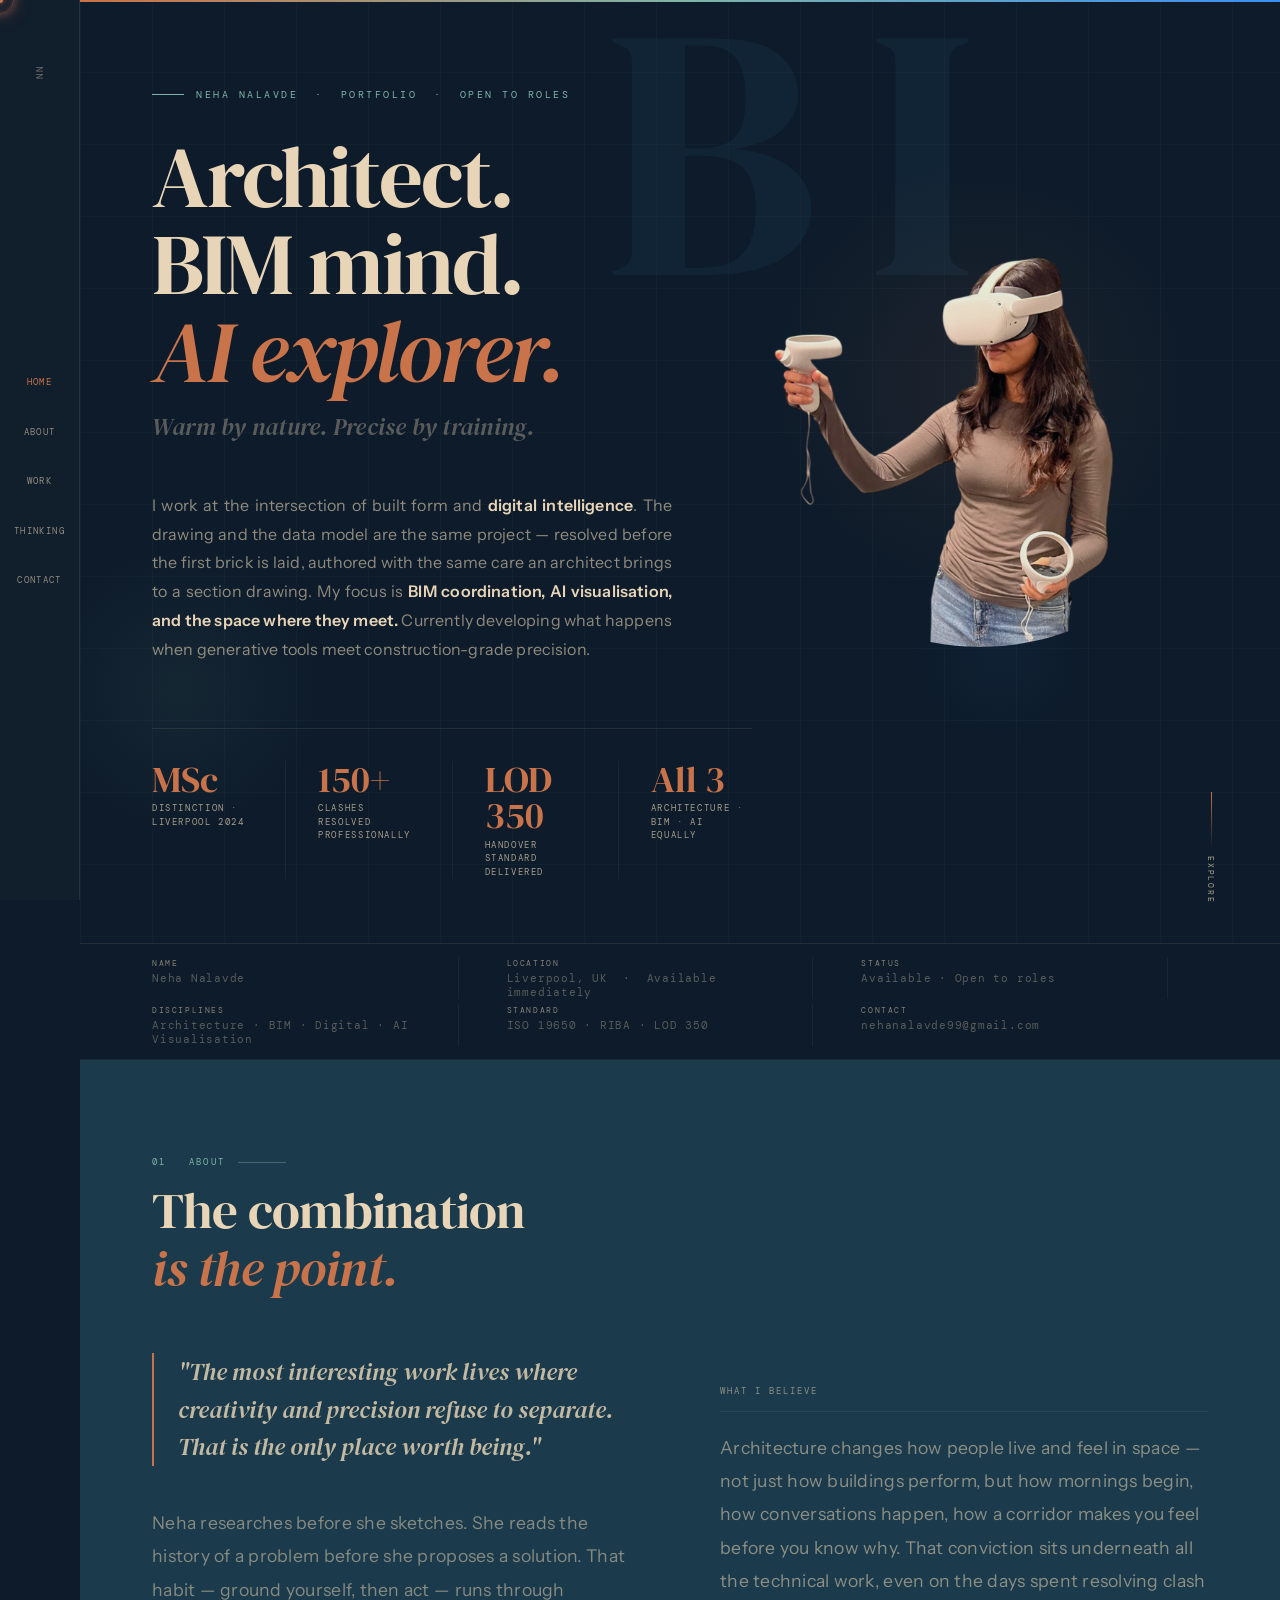
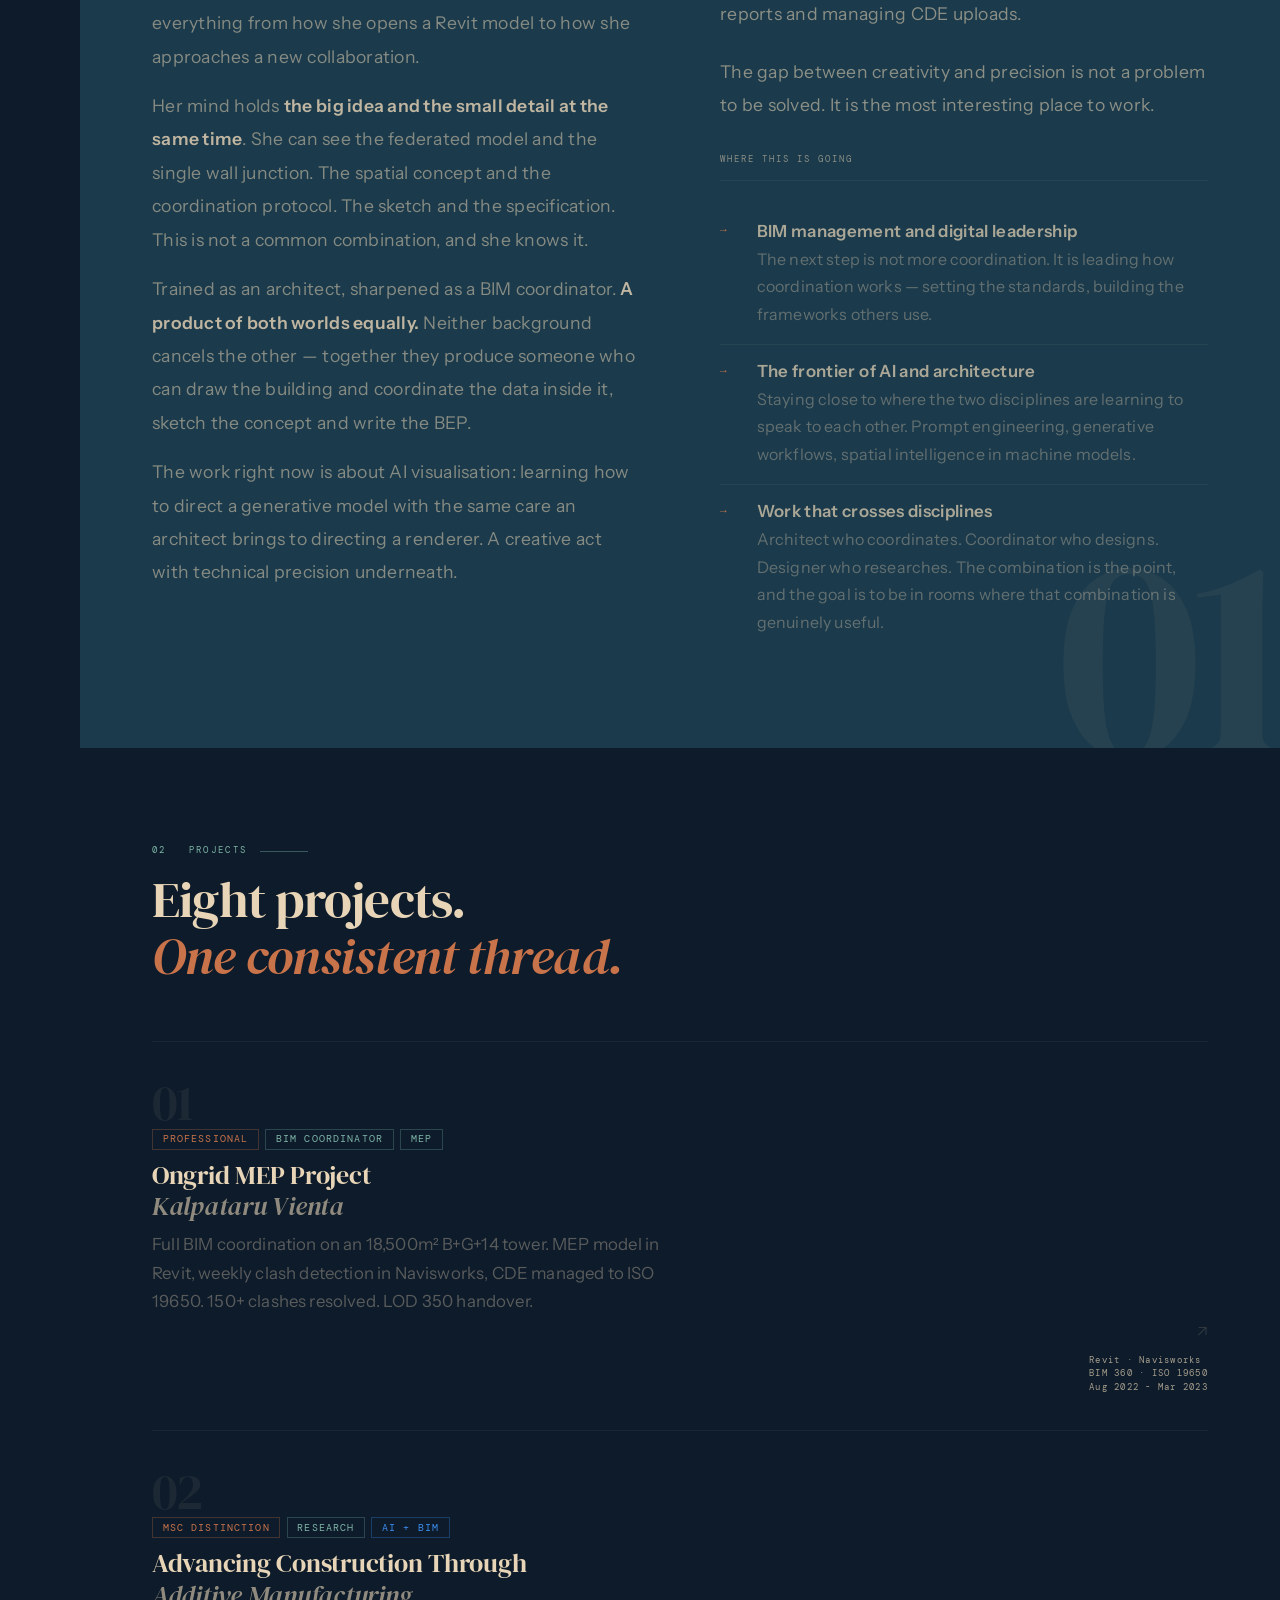
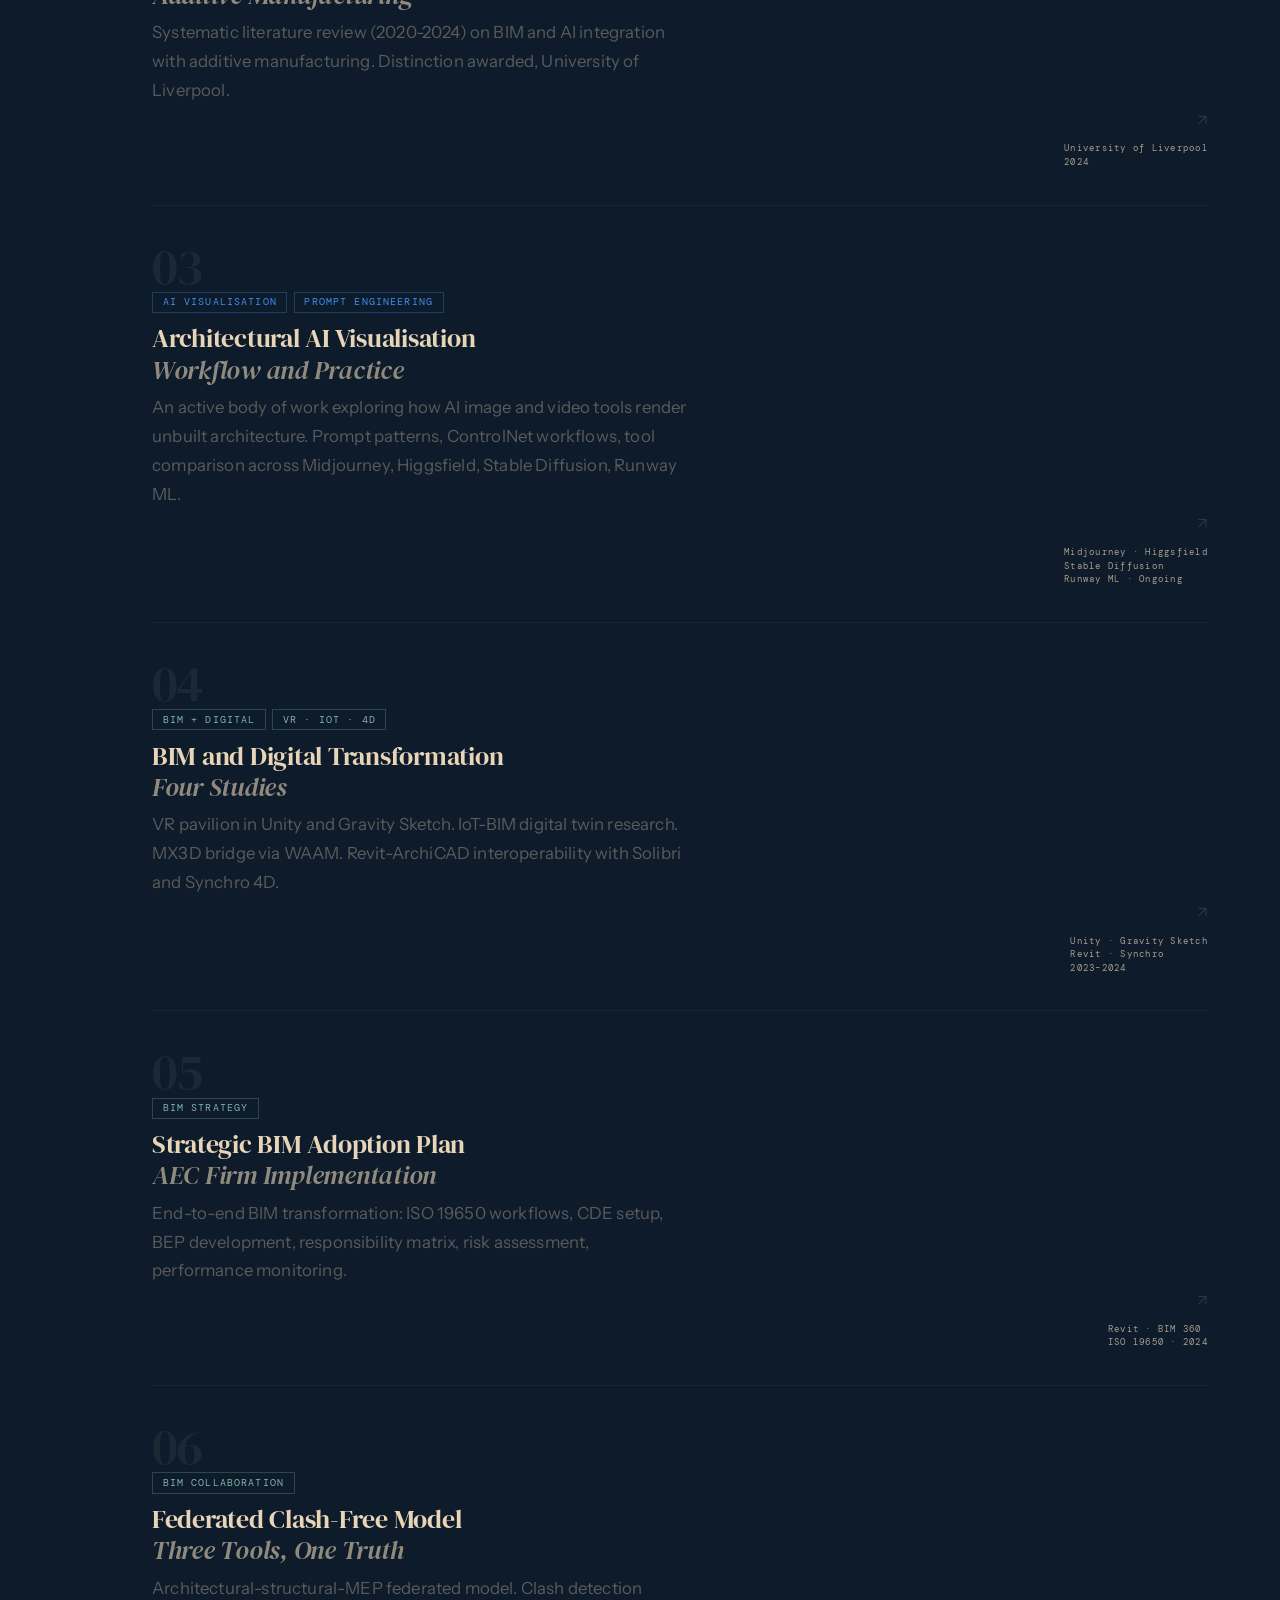
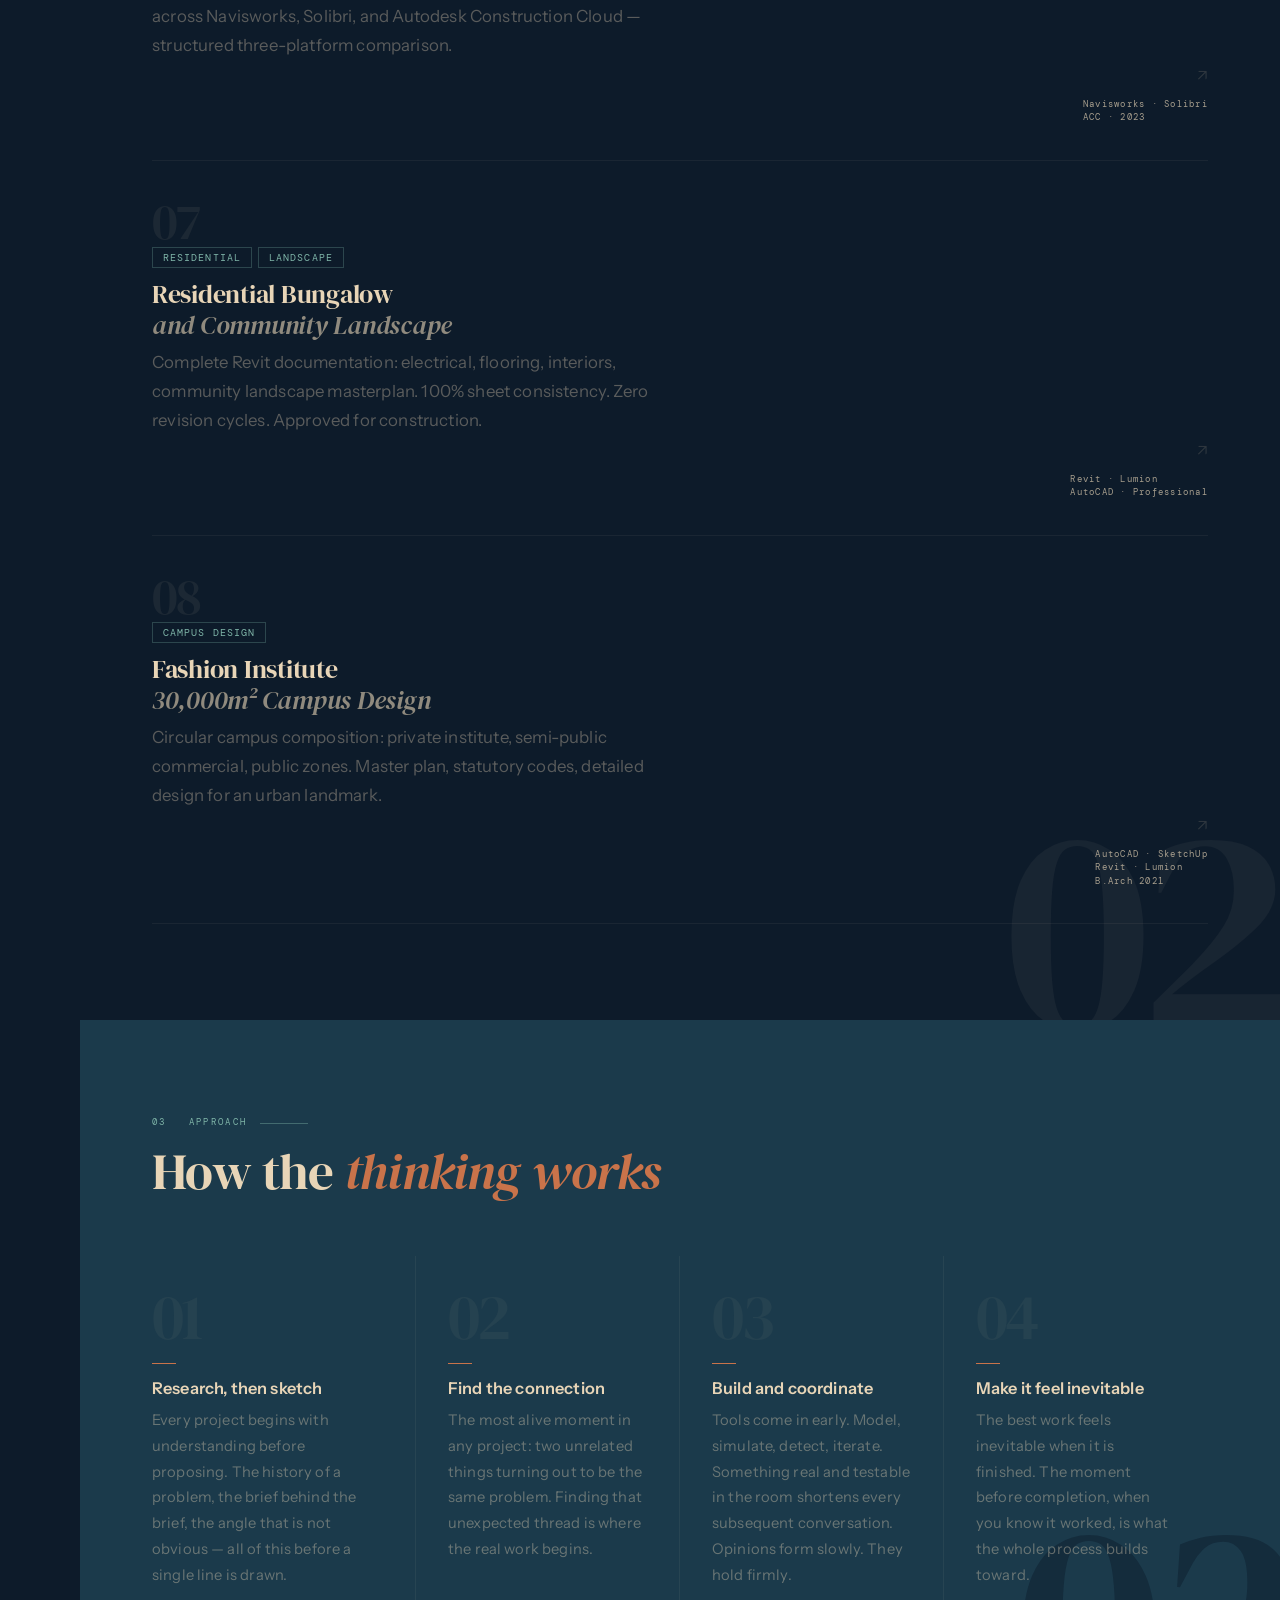
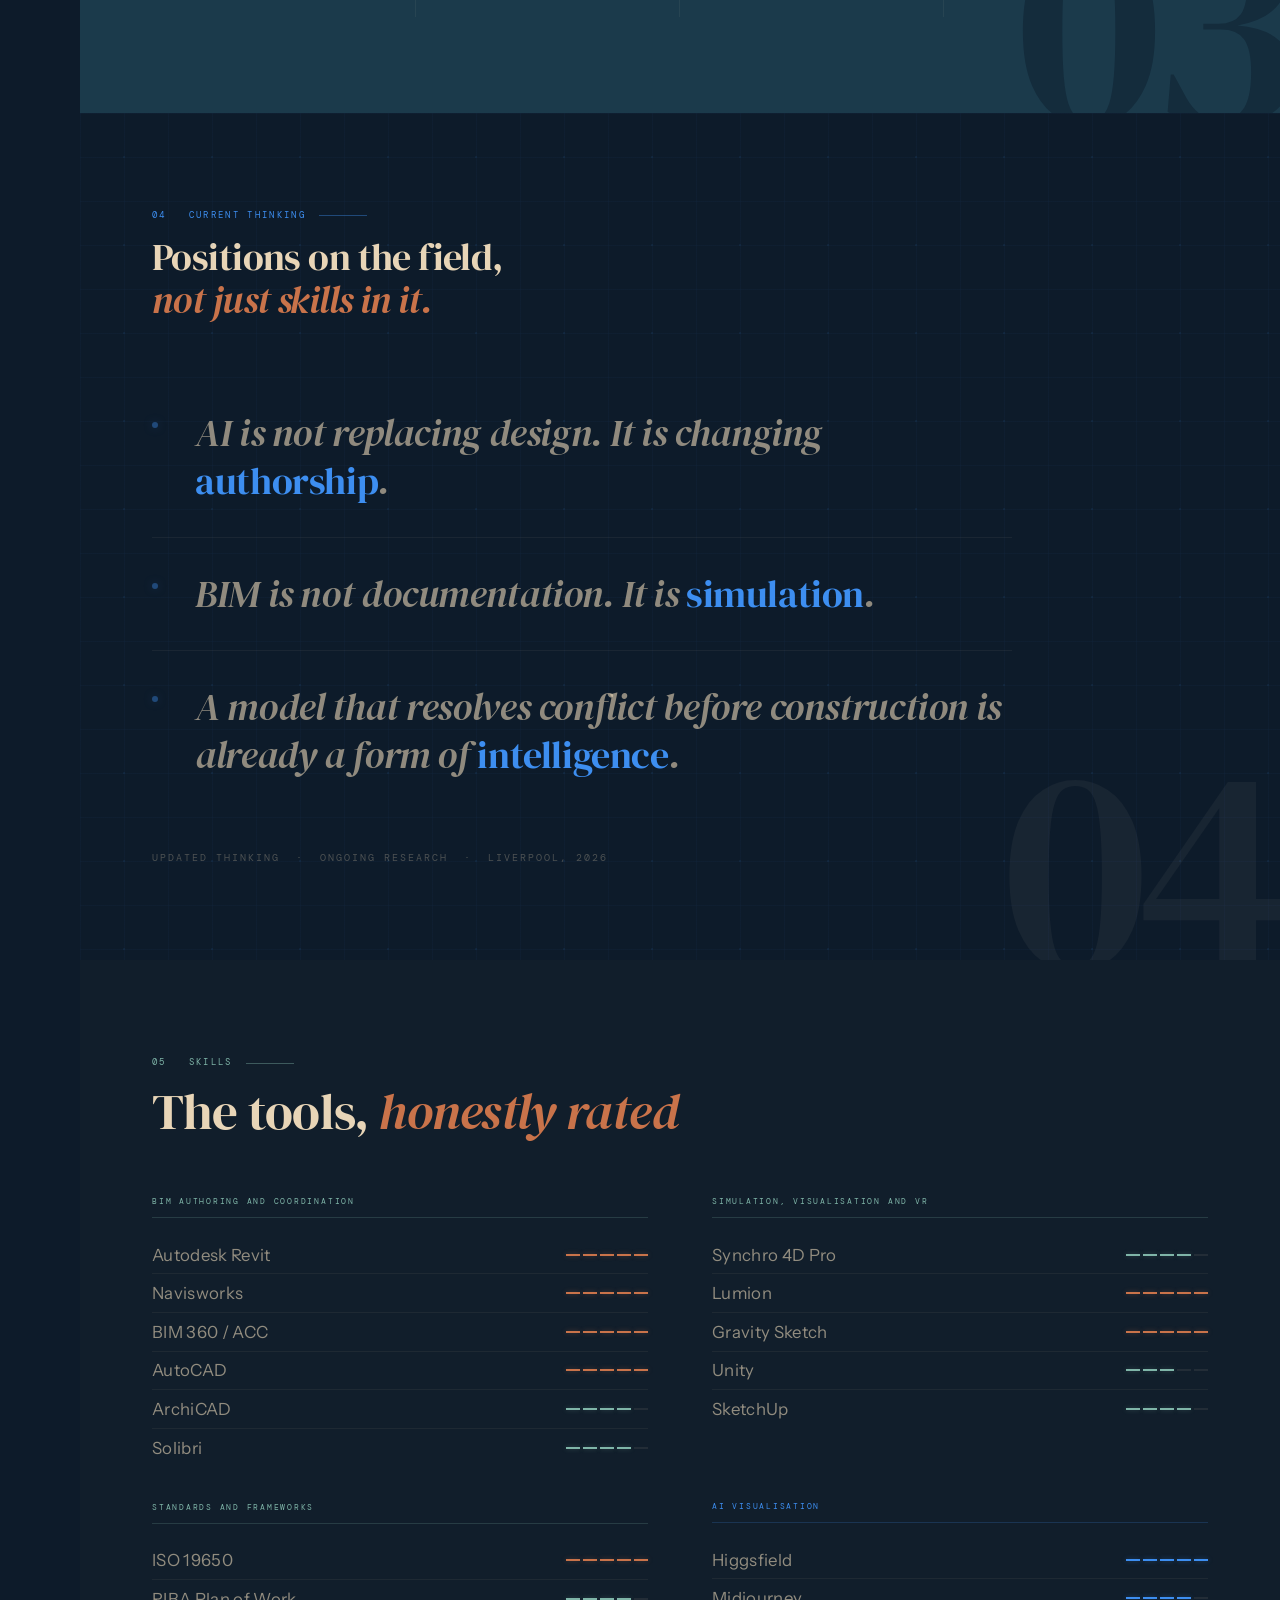
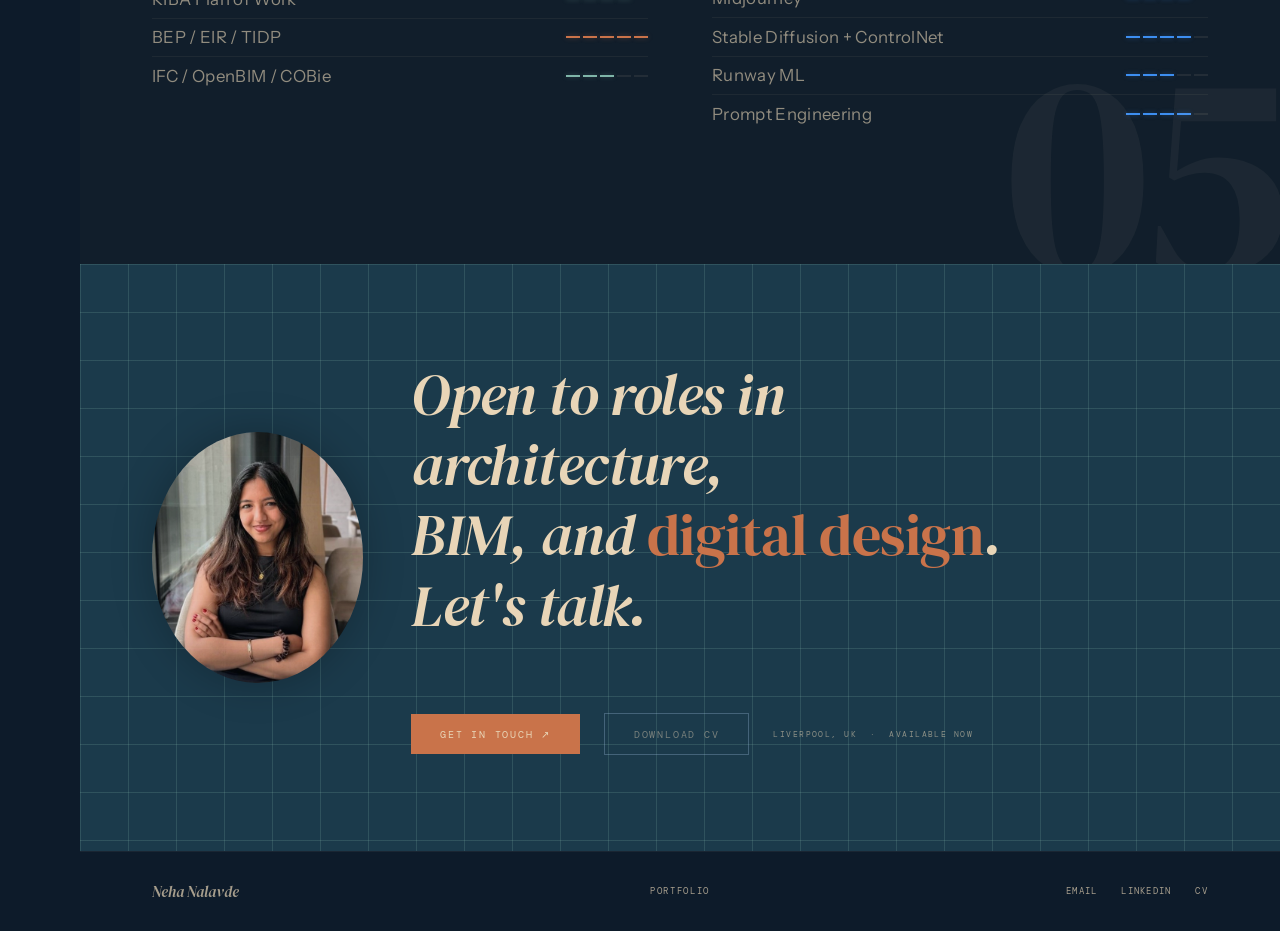
<file: index-new.html>
<!doctype html>
<html lang="en">
  <head>
    <meta charset="UTF-8" />
    <meta name="viewport" content="width=device-width, initial-scale=1.0" />
    <title>Neha Nalavde — Architect · BIM · AI</title>
    <link rel="preconnect" href="https://fonts.googleapis.com" />
    <link
      href="https://fonts.googleapis.com/css2?family=DM+Serif+Display:ital@0;1&family=Instrument+Sans:wght@400;500;600&family=DM+Mono:wght@300;400&display=swap"
      rel="stylesheet"
    />
    <link rel="stylesheet" href="style-new.css" />
  </head>
  <body>
    <div id="cur"><div id="curLabel">OPEN</div></div>
    <div id="curR"></div>
    <div class="top-line"></div>

    <!-- RAIL -->
    <div class="rail">
      <div class="rail-logo">NN</div>
      <nav class="rail-nav">
        <a
          class="rlink"
          data-s="Home"
          onclick="
            goHome();
            scrollToId('hero');
          "
          >Home</a
        >
        <a
          class="rlink"
          data-s="About"
          onclick="
            goHome();
            scrollToId('about');
          "
        >
          About
        </a>
        <a
          class="rlink"
          data-s="Work"
          onclick="
            goHome();
            scrollToId('projects');
          "
        >
          Work
        </a>
        <a
          class="rlink"
          data-s="Thinking"
          onclick="
            goHome();
            scrollToId('current-thinking');
          "
        >
          Thinking
        </a>
        <a
          class="rlink"
          data-s="Contact"
          onclick="
            goHome();
            scrollToId('contact');
          "
        >
          Contact
        </a>
      </nav>
    </div>

    <!-- HOME PAGE -->
    <div class="page active" id="page-home">
      <main>
        <section class="hero" id="hero">
          <div class="hero-grid"></div>
          <div class="hero-glow">
            <img src="/images/neha2.png" alt="profile" class="hero-img" />
          </div>
          <div class="hero-glow2"></div>
          <div class="hero-glow3"></div>
          <div class="hero-bg-text" id="heroBg" aria-hidden="true">
            <span class="hero-bg-letter">B</span>
            <span class="hero-bg-letter">I</span>
            <span class="hero-bg-letter">M</span>
          </div>
          <div class="hero-inner">
            <div class="hero-eyebrow">
              Neha Nalavde &nbsp;·&nbsp; Portfolio &nbsp;·&nbsp; Open to roles
            </div>
            <h1 class="hero-name">
              Architect.<br />BIM mind.<br /><em>AI explorer.</em>
            </h1>
            <p class="hero-sub">Warm by nature. Precise by training.</p>
            <div class="hero-statement">
              <p>
                I work at the intersection of built form and
                <strong>digital intelligence</strong>. The drawing and the data
                model are the same project — resolved before the first brick is
                laid, authored with the same care an architect brings to a
                section drawing. My focus is
                <strong
                  >BIM coordination, AI visualisation, and the space where they
                  meet.</strong
                >
                Currently developing what happens when generative tools meet
                construction-grade precision.
              </p>
            </div>
            <div class="hero-stats">
              <div class="hstat">
                <div class="hstat-n">MSc</div>
                <div class="hstat-l">Distinction · Liverpool 2024</div>
              </div>
              <div class="hstat">
                <div class="hstat-n">150+</div>
                <div class="hstat-l">Clashes resolved professionally</div>
              </div>
              <div class="hstat">
                <div class="hstat-n">LOD 350</div>
                <div class="hstat-l">Handover standard delivered</div>
              </div>
              <div class="hstat">
                <div class="hstat-n">All 3</div>
                <div class="hstat-l">Architecture · BIM · AI equally</div>
              </div>
            </div>
          </div>
          <div class="hero-scroll">
            <div class="scroll-bar"></div>
            <span>Explore</span>
          </div>
        </section>

        <div class="tblock">
          <div class="tbi">
            <span class="tbi-l">Name</span
            ><span class="tbi-v">Neha Nalavde</span>
          </div>
          <div class="tbi">
            <span class="tbi-l">Location</span
            ><span class="tbi-v"
              >Liverpool, UK &nbsp;·&nbsp; Available immediately</span
            >
          </div>
          <div class="tbi">
            <span class="tbi-l">Status</span
            ><span class="tbi-v">Available · Open to roles</span>
          </div>
          <div class="tbi">
            <span class="tbi-l">Disciplines</span
            ><span class="tbi-v"
              >Architecture · BIM · Digital · AI Visualisation</span
            >
          </div>
          <div class="tbi">
            <span class="tbi-l">Standard</span
            ><span class="tbi-v">ISO 19650 · RIBA · LOD 350</span>
          </div>
          <div class="tbi">
            <span class="tbi-l">Contact</span
            ><span class="tbi-v">nehanalavde99@gmail.com</span>
          </div>
        </div>

        <!-- ABOUT -->
        <section id="about" data-n="01">
          <div class="slabel">01 &nbsp; About</div>
          <h2 class="stitle">The combination<br /><em>is the point.</em></h2>
          <div class="about-grid">
            <div>
              <p class="manifesto">
                "The most interesting work lives where creativity and precision
                refuse to separate. That is the only place worth being."
              </p>
              <div class="about-body">
                <p>
                  Neha researches before she sketches. She reads the history of
                  a problem before she proposes a solution. That habit — ground
                  yourself, then act — runs through everything from how she
                  opens a Revit model to how she approaches a new collaboration.
                </p>
                <p>
                  Her mind holds
                  <strong
                    >the big idea and the small detail at the same time</strong
                  >. She can see the federated model and the single wall
                  junction. The spatial concept and the coordination protocol.
                  The sketch and the specification. This is not a common
                  combination, and she knows it.
                </p>
                <p>
                  Trained as an architect, sharpened as a BIM coordinator.
                  <strong>A product of both worlds equally.</strong> Neither
                  background cancels the other — together they produce someone
                  who can draw the building and coordinate the data inside it,
                  sketch the concept and write the BEP.
                </p>
                <p>
                  The work right now is about AI visualisation: learning how to
                  direct a generative model with the same care an architect
                  brings to directing a renderer. A creative act with technical
                  precision underneath.
                </p>
              </div>
            </div>
            <div>
              <!-- REPLACED: Capability index → Belief + Direction -->
              <p class="col-head">What I believe</p>
              <p class="belief-text">
                Architecture changes how people live and feel in space — not
                just how buildings perform, but how mornings begin, how
                conversations happen, how a corridor makes you feel before you
                know why. That conviction sits underneath all the technical
                work, even on the days spent resolving clash reports and
                managing CDE uploads.
              </p>
              <p class="belief-text">
                The gap between creativity and precision is not a problem to be
                solved. It is the most interesting place to work.
              </p>
              <p class="col-head">Where this is going</p>
              <div class="direction-list">
                <div class="dir-item">
                  <div class="dir-arrow">→</div>
                  <div>
                    <div class="dir-title">
                      BIM management and digital leadership
                    </div>
                    <div class="dir-body">
                      The next step is not more coordination. It is leading how
                      coordination works — setting the standards, building the
                      frameworks others use.
                    </div>
                  </div>
                </div>
                <div class="dir-item">
                  <div class="dir-arrow">→</div>
                  <div>
                    <div class="dir-title">
                      The frontier of AI and architecture
                    </div>
                    <div class="dir-body">
                      Staying close to where the two disciplines are learning to
                      speak to each other. Prompt engineering, generative
                      workflows, spatial intelligence in machine models.
                    </div>
                  </div>
                </div>
                <div class="dir-item">
                  <div class="dir-arrow">→</div>
                  <div>
                    <div class="dir-title">Work that crosses disciplines</div>
                    <div class="dir-body">
                      Architect who coordinates. Coordinator who designs.
                      Designer who researches. The combination is the point, and
                      the goal is to be in rooms where that combination is
                      genuinely useful.
                    </div>
                  </div>
                </div>
              </div>
            </div>
          </div>
        </section>

        <!-- PROJECTS -->
        <section id="projects" data-n="02">
          <div class="slabel">02 &nbsp; Projects</div>
          <h2 class="stitle">
            Eight projects.<br /><em>One consistent thread.</em>
          </h2>

          <div class="proj-list reveal-stagger">
            <a
              href="projects/Ongrid MEP Project Kalpataru Vienta.html"
              class="proj-plate reveal proj-img-1"
              data-section="bim"
            >
              <div class="pnum">01</div>
              <div>
                <div class="ptags">
                  <span class="ptag red">Professional</span>
                  <span class="ptag">BIM Coordinator</span>
                  <span class="ptag">MEP</span>
                </div>
                <div class="ptitle">
                  Ongrid MEP Project<br /><em>Kalpataru Vienta</em>
                </div>
                <div class="pdesc">
                  Full BIM coordination on an 18,500m² B+G+14 tower. MEP model
                  in Revit, weekly clash detection in Navisworks, CDE managed to
                  ISO 19650. 150+ clashes resolved. LOD 350 handover.
                </div>
              </div>
              <div class="pright">
                <span class="parr">↗</span>
                <div class="ptype">
                  Revit · Navisworks<br />BIM 360 · ISO 19650<br />Aug 2022 -
                  Mar 2023
                </div>
              </div>
            </a>

            <a
              href="projects/Advancing Construction Through Additive Manufacturing.html"
              class="proj-plate reveal proj-img-2"
              data-section="bim"
            >
              <div class="pnum">02</div>
              <div>
                <div class="ptags">
                  <span class="ptag red">MSc Distinction</span>
                  <span class="ptag">Research</span>
                  <span class="ptag blue">AI + BIM</span>
                </div>
                <div class="ptitle">
                  Advancing Construction Through<br /><em
                    >Additive Manufacturing</em
                  >
                </div>
                <div class="pdesc">
                  Systematic literature review (2020-2024) on BIM and AI
                  integration with additive manufacturing. Distinction awarded,
                  University of Liverpool.
                </div>
              </div>
              <div class="pright">
                <span class="parr">↗</span>
                <div class="ptype">University of Liverpool<br />2024</div>
              </div>
            </a>

            <a
              href="projects/Architectural AI Visualisation Workflow and Practice.html"
              class="proj-plate reveal proj-img-3"
              data-section="ai"
            >
              <div class="pnum">03</div>
              <div>
                <div class="ptags">
                  <span class="ptag blue">AI Visualisation</span>
                  <span class="ptag blue">Prompt Engineering</span>
                </div>
                <div class="ptitle">
                  Architectural AI Visualisation<br /><em
                    >Workflow and Practice</em
                  >
                </div>
                <div class="pdesc">
                  An active body of work exploring how AI image and video tools
                  render unbuilt architecture. Prompt patterns, ControlNet
                  workflows, tool comparison across Midjourney, Higgsfield,
                  Stable Diffusion, Runway ML.
                </div>
              </div>
              <div class="pright">
                <span class="parr">↗</span>
                <div class="ptype">
                  Midjourney · Higgsfield<br />Stable Diffusion<br />Runway ML ·
                  Ongoing
                </div>
              </div>
            </a>

            <a
              href="projects/BIM and Digital Transformation Four Studies.html"
              class="proj-plate reveal proj-img-4"
              data-section="bim"
            >
              <div class="pnum">04</div>
              <div>
                <div class="ptags">
                  <span class="ptag">BIM + Digital</span>
                  <span class="ptag">VR · IoT · 4D</span>
                </div>
                <div class="ptitle">
                  BIM and Digital Transformation<br /><em>Four Studies</em>
                </div>
                <div class="pdesc">
                  VR pavilion in Unity and Gravity Sketch. IoT-BIM digital twin
                  research. MX3D bridge via WAAM. Revit-ArchiCAD
                  interoperability with Solibri and Synchro 4D.
                </div>
              </div>
              <div class="pright">
                <span class="parr">↗</span>
                <div class="ptype">
                  Unity · Gravity Sketch<br />Revit · Synchro<br />2023–2024
                </div>
              </div>
            </a>

            <a
              href="projects/Strategic BIM Adoption Plan AEC Firm Implementation.html"
              class="proj-plate reveal proj-img-5"
              data-section="bim"
            >
              <div class="pnum">05</div>
              <div>
                <div class="ptags">
                  <span class="ptag">BIM Strategy</span>
                </div>
                <div class="ptitle">
                  Strategic BIM Adoption Plan<br /><em
                    >AEC Firm Implementation</em
                  >
                </div>
                <div class="pdesc">
                  End-to-end BIM transformation: ISO 19650 workflows, CDE setup,
                  BEP development, responsibility matrix, risk assessment,
                  performance monitoring.
                </div>
              </div>
              <div class="pright">
                <span class="parr">↗</span>
                <div class="ptype">Revit · BIM 360<br />ISO 19650 · 2024</div>
              </div>
            </a>

            <a
              href="projects/Federated Clash-Free Model Three Tools, One Truth.html"
              class="proj-plate reveal proj-img-6"
              data-section="bim"
            >
              <div class="pnum">06</div>
              <div>
                <div class="ptags">
                  <span class="ptag">BIM Collaboration</span>
                </div>
                <div class="ptitle">
                  Federated Clash-Free Model<br /><em
                    >Three Tools, One Truth</em
                  >
                </div>
                <div class="pdesc">
                  Architectural-structural-MEP federated model. Clash detection
                  across Navisworks, Solibri, and Autodesk Construction Cloud —
                  structured three-platform comparison.
                </div>
              </div>
              <div class="pright">
                <span class="parr">↗</span>
                <div class="ptype">Navisworks · Solibri<br />ACC · 2023</div>
              </div>
            </a>

            <a
              href="projects/Residential Bungalow and Community Landscape.html"
              class="proj-plate reveal proj-img-7"
              data-section="arch"
            >
              <div class="pnum">07</div>
              <div>
                <div class="ptags">
                  <span class="ptag">Residential</span>
                  <span class="ptag">Landscape</span>
                </div>
                <div class="ptitle">
                  Residential Bungalow<br /><em>and Community Landscape</em>
                </div>
                <div class="pdesc">
                  Complete Revit documentation: electrical, flooring, interiors,
                  community landscape masterplan. 100% sheet consistency. Zero
                  revision cycles. Approved for construction.
                </div>
              </div>
              <div class="pright">
                <span class="parr">↗</span>
                <div class="ptype">
                  Revit · Lumion<br />AutoCAD · Professional
                </div>
              </div>
            </a>

            <a
              href="projects/Fashion Institute Where fashion finds its form.html"
              class="proj-plate reveal proj-img-8"
              data-section="arch"
            >
              <div class="pnum">08</div>
              <div>
                <div class="ptags">
                  <span class="ptag">Campus Design</span>
                </div>
                <div class="ptitle">
                  Fashion Institute<br /><em>30,000m² Campus Design</em>
                </div>
                <div class="pdesc">
                  Circular campus composition: private institute, semi-public
                  commercial, public zones. Master plan, statutory codes,
                  detailed design for an urban landmark.
                </div>
              </div>
              <div class="pright">
                <span class="parr">↗</span>
                <div class="ptype">
                  AutoCAD · SketchUp<br />Revit · Lumion<br />B.Arch 2021
                </div>
              </div>
            </a>
          </div>
        </section>

        <!-- PROCESS -->
        <section id="process" data-n="03">
          <div class="slabel">03 &nbsp; Approach</div>
          <h2 class="stitle">How the <em>thinking works</em></h2>
          <div class="proc-grid reveal-stagger">
            <div class="proc-step reveal">
              <div class="psi">01</div>
              <div class="psline"></div>
              <div class="pst">Research, then sketch</div>
              <div class="psd">
                Every project begins with understanding before proposing. The
                history of a problem, the brief behind the brief, the angle that
                is not obvious — all of this before a single line is drawn.
              </div>
            </div>
            <div class="proc-step reveal">
              <div class="psi">02</div>
              <div class="psline"></div>
              <div class="pst">Find the connection</div>
              <div class="psd">
                The most alive moment in any project: two unrelated things
                turning out to be the same problem. Finding that unexpected
                thread is where the real work begins.
              </div>
            </div>
            <div class="proc-step reveal">
              <div class="psi">03</div>
              <div class="psline"></div>
              <div class="pst">Build and coordinate</div>
              <div class="psd">
                Tools come in early. Model, simulate, detect, iterate. Something
                real and testable in the room shortens every subsequent
                conversation. Opinions form slowly. They hold firmly.
              </div>
            </div>
            <div class="proc-step reveal">
              <div class="psi">04</div>
              <div class="psline"></div>
              <div class="pst">Make it feel inevitable</div>
              <div class="psd">
                The best work feels inevitable when it is finished. The moment
                before completion, when you know it worked, is what the whole
                process builds toward.
              </div>
            </div>
          </div>
        </section>

        <!-- CURRENT THINKING — NEW SECTION -->
        <section id="current-thinking" data-n="04">
          <div class="thinking-header">
            <div class="slabel ai-label">04 &nbsp; Current Thinking</div>
            <h2 class="stitle">
              Positions on the field,<br /><em>not just skills in it.</em>
            </h2>
          </div>
          <div class="thought-list">
            <div class="thought-item reveal">
              <div class="thought-marker"></div>
              <div class="thought-text">
                AI is not replacing design. It is changing <em>authorship</em>.
              </div>
            </div>
            <div class="thought-item reveal">
              <div class="thought-marker"></div>
              <div class="thought-text">
                BIM is not documentation. It is <em>simulation</em>.
              </div>
            </div>
            <div class="thought-item reveal">
              <div class="thought-marker"></div>
              <div class="thought-text">
                A model that resolves conflict before construction is already a
                form of <em>intelligence</em>.
              </div>
            </div>
          </div>
          <p class="thinking-footer">
            Updated thinking &nbsp;·&nbsp; Ongoing research &nbsp;·&nbsp;
            Liverpool, 2026
          </p>
        </section>

        <!-- SKILLS -->
        <section id="skills" data-n="05">
          <div class="slabel">05 &nbsp; Skills</div>
          <h2 class="stitle">The tools, <em>honestly rated</em></h2>
          <div class="skills-grid">
            <div>
              <div class="sg-group">
                <div class="sg-head">BIM Authoring and Coordination</div>
                <div class="sitem">
                  <span class="sname">Autodesk Revit</span>
                  <div class="spips" data-level="5" data-type="terra">
                    <div class="spip"></div>
                    <div class="spip"></div>
                    <div class="spip"></div>
                    <div class="spip"></div>
                    <div class="spip"></div>
                  </div>
                </div>
                <div class="sitem">
                  <span class="sname">Navisworks</span>
                  <div class="spips" data-level="5" data-type="terra">
                    <div class="spip"></div>
                    <div class="spip"></div>
                    <div class="spip"></div>
                    <div class="spip"></div>
                    <div class="spip"></div>
                  </div>
                </div>
                <div class="sitem">
                  <span class="sname">BIM 360 / ACC</span>
                  <div class="spips" data-level="5" data-type="terra">
                    <div class="spip"></div>
                    <div class="spip"></div>
                    <div class="spip"></div>
                    <div class="spip"></div>
                    <div class="spip"></div>
                  </div>
                </div>
                <div class="sitem">
                  <span class="sname">AutoCAD</span>
                  <div class="spips" data-level="5" data-type="terra">
                    <div class="spip"></div>
                    <div class="spip"></div>
                    <div class="spip"></div>
                    <div class="spip"></div>
                    <div class="spip"></div>
                  </div>
                </div>
                <div class="sitem">
                  <span class="sname">ArchiCAD</span>
                  <div class="spips" data-level="4" data-type="sage">
                    <div class="spip"></div>
                    <div class="spip"></div>
                    <div class="spip"></div>
                    <div class="spip"></div>
                    <div class="spip"></div>
                  </div>
                </div>
                <div class="sitem">
                  <span class="sname">Solibri</span>
                  <div class="spips" data-level="4" data-type="sage">
                    <div class="spip"></div>
                    <div class="spip"></div>
                    <div class="spip"></div>
                    <div class="spip"></div>
                    <div class="spip"></div>
                  </div>
                </div>
              </div>
              <div class="sg-group">
                <div class="sg-head">Standards and Frameworks</div>
                <div class="sitem">
                  <span class="sname">ISO 19650</span>
                  <div class="spips" data-level="5" data-type="terra">
                    <div class="spip"></div>
                    <div class="spip"></div>
                    <div class="spip"></div>
                    <div class="spip"></div>
                    <div class="spip"></div>
                  </div>
                </div>
                <div class="sitem">
                  <span class="sname">RIBA Plan of Work</span>
                  <div class="spips" data-level="4" data-type="sage">
                    <div class="spip"></div>
                    <div class="spip"></div>
                    <div class="spip"></div>
                    <div class="spip"></div>
                    <div class="spip"></div>
                  </div>
                </div>
                <div class="sitem">
                  <span class="sname">BEP / EIR / TIDP</span>
                  <div class="spips" data-level="5" data-type="terra">
                    <div class="spip"></div>
                    <div class="spip"></div>
                    <div class="spip"></div>
                    <div class="spip"></div>
                    <div class="spip"></div>
                  </div>
                </div>
                <div class="sitem">
                  <span class="sname">IFC / OpenBIM / COBie</span>
                  <div class="spips" data-level="3" data-type="sage">
                    <div class="spip"></div>
                    <div class="spip"></div>
                    <div class="spip"></div>
                    <div class="spip"></div>
                    <div class="spip"></div>
                  </div>
                </div>
              </div>
            </div>
            <div>
              <div class="sg-group">
                <div class="sg-head">Simulation, Visualisation and VR</div>
                <div class="sitem">
                  <span class="sname">Synchro 4D Pro</span>
                  <div class="spips" data-level="4" data-type="sage">
                    <div class="spip"></div>
                    <div class="spip"></div>
                    <div class="spip"></div>
                    <div class="spip"></div>
                    <div class="spip"></div>
                  </div>
                </div>
                <div class="sitem">
                  <span class="sname">Lumion</span>
                  <div class="spips" data-level="5" data-type="terra">
                    <div class="spip"></div>
                    <div class="spip"></div>
                    <div class="spip"></div>
                    <div class="spip"></div>
                    <div class="spip"></div>
                  </div>
                </div>
                <div class="sitem">
                  <span class="sname">Gravity Sketch</span>
                  <div class="spips" data-level="5" data-type="terra">
                    <div class="spip"></div>
                    <div class="spip"></div>
                    <div class="spip"></div>
                    <div class="spip"></div>
                    <div class="spip"></div>
                  </div>
                </div>
                <div class="sitem">
                  <span class="sname">Unity</span>
                  <div class="spips" data-level="3" data-type="sage">
                    <div class="spip"></div>
                    <div class="spip"></div>
                    <div class="spip"></div>
                    <div class="spip"></div>
                    <div class="spip"></div>
                  </div>
                </div>
                <div class="sitem">
                  <span class="sname">SketchUp</span>
                  <div class="spips" data-level="4" data-type="sage">
                    <div class="spip"></div>
                    <div class="spip"></div>
                    <div class="spip"></div>
                    <div class="spip"></div>
                    <div class="spip"></div>
                  </div>
                </div>
              </div>
              <div class="sg-group">
                <div class="sg-head ai-head">AI Visualisation</div>
                <div class="sitem">
                  <span class="sname">Higgsfield</span>
                  <div class="spips" data-level="5" data-type="blue">
                    <div class="spip"></div>
                    <div class="spip"></div>
                    <div class="spip"></div>
                    <div class="spip"></div>
                    <div class="spip"></div>
                  </div>
                </div>
                <div class="sitem">
                  <span class="sname">Midjourney</span>
                  <div class="spips" data-level="4" data-type="blue">
                    <div class="spip"></div>
                    <div class="spip"></div>
                    <div class="spip"></div>
                    <div class="spip"></div>
                    <div class="spip"></div>
                  </div>
                </div>
                <div class="sitem">
                  <span class="sname">Stable Diffusion + ControlNet</span>
                  <div class="spips" data-level="4" data-type="blue">
                    <div class="spip"></div>
                    <div class="spip"></div>
                    <div class="spip"></div>
                    <div class="spip"></div>
                    <div class="spip"></div>
                  </div>
                </div>
                <div class="sitem">
                  <span class="sname">Runway ML</span>
                  <div class="spips" data-level="3" data-type="blue">
                    <div class="spip"></div>
                    <div class="spip"></div>
                    <div class="spip"></div>
                    <div class="spip"></div>
                    <div class="spip"></div>
                  </div>
                </div>
                <div class="sitem">
                  <span class="sname">Prompt Engineering</span>
                  <div class="spips" data-level="4" data-type="blue">
                    <div class="spip"></div>
                    <div class="spip"></div>
                    <div class="spip"></div>
                    <div class="spip"></div>
                    <div class="spip"></div>
                  </div>
                </div>
              </div>
            </div>
          </div>
        </section>

        <!-- CTA -->
        <section id="contact">
          <div class="cta-wrap">
            <img src="/images/neha3.jpg" alt="profile" class="cta-img" />
            <div class="cta-content">
              <h2 class="cta-title">
                Open to roles in architecture,<br />
                BIM, and <em>digital design</em>.<br />
                Let's talk.
              </h2>

              <div class="cta-row">
                <a href="mailto:nehanalavde99@gmail.com" class="cbtn">
                  Get in touch ↗
                </a>
                <a
                  href="https://pio-25.github.io/neha-portfolio/PORTFOLIO - Neha Nalavde.pdf"
                  target="_blank"
                  rel="noopener noreferrer"
                  class="cghost"
                >
                  Download CV
                </a>
                <span class="cloc">
                  Liverpool, UK &nbsp;·&nbsp; Available now
                </span>
              </div>
            </div>
          </div>
        </section>

        <footer>
          <div class="fn">Neha Nalavde</div>
          <div class="fc">Portfolio</div>
          <div class="flinks">
            <a href="mailto:nehanalavde99@gmail.com">Email</a>
            <a
              href="https://www.linkedin.com/in/neha-nalavde"
              target="_blank"
              rel="noopener noreferrer"
              >LinkedIn</a
            >
            <a
              href="https://pio-25.github.io/neha-portfolio/PORTFOLIO - Neha Nalavde.pdf"
              target="_blank"
              rel="noopener noreferrer"
              >CV</a
            >
          </div>
        </footer>
      </main>
    </div>

    <!-- CASE STUDIES — all pages preserved from v9 with email decoded -->
    <div class="page" id="page-cs-ongrid">
      <main>
        <div class="cs-head" data-n="01">
          <button class="cs-back" onclick="show('home')">← Portfolio</button>
          <div class="cs-tags">
            <span class="cstag r">Professional</span
            ><span class="cstag t">BIM Coordinator</span
            ><span class="cstag">MEP · Revit · Navisworks · BIM 360</span
            ><span class="cstag">ISO 19650</span>
          </div>
          <h1 class="cs-h1">
            Ongrid MEP Project<br /><em>Kalpataru Vienta</em>
          </h1>
          <p class="cs-sub">
            Full BIM coordination on an 18,500m² mixed-use residential tower.
            MEP model authored in Revit, weekly clash detection in Navisworks,
            CDE managed in BIM 360 to ISO 19650. 150+ clashes resolved. 15%
            rework reduction. LOD 350 handover delivered.
          </p>
          <div class="cs-meta">
            <div>
              <div class="cs-ml">Organisation</div>
              <div class="cs-mv">Ongrid Design Pvt. Ltd.</div>
            </div>
            <div>
              <div class="cs-ml">Role</div>
              <div class="cs-mv">BIM Coordinator</div>
            </div>
            <div>
              <div class="cs-ml">Duration</div>
              <div class="cs-mv">Aug 2022 – Mar 2023</div>
            </div>
            <div>
              <div class="cs-ml">Standard</div>
              <div class="cs-mv">ISO 19650-1, 19650-2, 19650-5</div>
            </div>
          </div>
        </div>
        <div class="cs-body">
          <div class="cs-sec">
            <div class="cs-sl">The project</div>
            <h2 class="cs-st">
              An 18,500m² tower, eight months,<br /><em
                >nine concurrent projects</em
              >
            </h2>
            <p class="cs-p">
              Kalpataru Vienta is a B+G+14 mixed-use development: 14 residential
              floors above a commercial ground floor and a basement plant room.
              Ongrid Design was the lead appointed party, responsible for the
              MEP BIM model, the federated coordination model, and all BIM
              outputs to the client's EIR under ISO 19650.
            </p>
            <div class="stat-strip">
              <div class="scell">
                <div class="sn">18,500</div>
                <div class="sl2">m² GIA across 14 floors</div>
              </div>
              <div class="scell">
                <div class="sn">150+</div>
                <div class="sl2">Clashes detected and resolved</div>
              </div>
              <div class="scell">
                <div class="sn">15%</div>
                <div class="sl2">Rework reduction on site</div>
              </div>
              <div class="scell">
                <div class="sn">LOD 350</div>
                <div class="sl2">Final model standard</div>
              </div>
            </div>
          </div>
          <div class="cs-div"></div>
          <div class="cs-sec">
            <div class="cs-sl">The role</div>
            <h2 class="cs-st">
              What the BIM Coordinator <em>actually did</em>
            </h2>
            <div class="steps">
              <div class="step">
                <div class="stepn">01</div>
                <div>
                  <div class="stept">MEP model authoring in Revit 2022</div>
                  <div class="stepb">
                    Built mechanical and electrical models from scratch.
                    Worksets by system: HVAC ductwork (supply, extract, fresh
                    air), chilled water pipework (4-pipe FCU system), domestic
                    hot and cold water risers, soil and waste drainage at
                    minimum 1:40 falls, LV containment, lighting and small
                    power, DB locations, fire alarm devices.
                  </div>
                </div>
              </div>
              <div class="step">
                <div class="stepn">02</div>
                <div>
                  <div class="stept">
                    Federated coordination in Navisworks 2022
                  </div>
                  <div class="stepb">
                    Weekly federated model from all discipline .nwc cache files.
                    Five clash rule sets per cycle: MECH vs ARCH hard, MECH vs
                    STR hard, MECH vs ELEC hard, 50mm insulation clearance,
                    300mm maintenance clearance in front of all electrical
                    panels.
                  </div>
                </div>
              </div>
              <div class="step">
                <div class="stepn">03</div>
                <div>
                  <div class="stept">
                    BCF issue management and resolution tracking
                  </div>
                  <div class="stepb">
                    BCF viewpoints for every clash, exported to BIM 360 Issues,
                    assigned to responsible discipline lead with five-day
                    resolution window. Issues closed only after two consecutive
                    clean runs.
                  </div>
                </div>
              </div>
              <div class="step">
                <div class="stepn">04</div>
                <div>
                  <div class="stept">
                    CDE management in BIM 360 Docs to ISO 19650
                  </div>
                  <div class="stepb">
                    Full information workflow: WIP, Shared (S1), Published
                    (A1/A4), Archive. ISO 19650 naming convention on every file:
                    ONG-047-ZZ-00-M3-ME-0001 with revision and status suffix.
                  </div>
                </div>
              </div>
              <div class="step">
                <div class="stepn">05</div>
                <div>
                  <div class="stept">BEP contribution and TIDP ownership</div>
                  <div class="stepb">
                    QA/QC procedures contributed to post-contract BEP. MEP TIDP
                    maintained weekly across 8 months. Weekly QA: open with
                    Revit Audit, clear warnings, purge unused, visual
                    walkthrough, upload with ISO 19650 filename.
                  </div>
                </div>
              </div>
            </div>
          </div>
          <div class="cs-div"></div>
          <div class="cs-sec">
            <div class="cs-sl">The most complex clash</div>
            <h2 class="cs-st">
              CL-001: basement transfer beam,<br /><em>Grid C-4</em>
            </h2>
            <div class="pq">
              <p>
                "A 200mm chilled water flow pipe on the correct coordination
                route was intersecting a 600 by 300mm concrete transfer beam.
                Hard clash. Zero tolerance. The structural engineer confirmed
                the beam could not be cored. Two alternative pipe routes were
                modelled in Revit, checked against the full federated model in
                Navisworks, and presented at the weekly coordination meeting.
                The agreed solution dropped the pipe 400mm and routed through a
                pre-coordinated sleeve in a non-structural wall instead."
              </p>
              <span
                >CL-001 · Basement plant room · Grid C-4 · MECH vs STR ·
                Resolved</span
              >
            </div>
            <div class="tool-g">
              <div class="tcell">
                <div class="tname">Rule sets 1 and 2</div>
                <div class="ti">MECH vs ARCH: hard, 0mm</div>
                <div class="ti">MECH vs STR: hard, 0mm</div>
                <div class="ti">Critical: basement transfer slab</div>
                <div class="ti">Penetrations: structural sign-off required</div>
              </div>
              <div class="tcell">
                <div class="tname">Rule set 3</div>
                <div class="ti">MECH vs ELEC: hard, 0mm</div>
                <div class="ti">Highest volume on this project</div>
                <div class="ti">Ceiling void floors 3 to 9</div>
                <div class="ti">Three full coordination cycles</div>
              </div>
              <div class="tcell">
                <div class="tname">Rule sets 4 and 5</div>
                <div class="ti">MECH clearance: 50mm (insulation)</div>
                <div class="ti">ELEC maintenance: 300mm front of DB</div>
                <div class="ti">Constructability, not just geometry</div>
                <div class="ti">Now set from day one on every project</div>
              </div>
            </div>
          </div>
          <div class="cs-div"></div>
          <div class="cs-sec">
            <div class="cs-sl">What this built</div>
            <h2 class="cs-st">Skills and <em>lessons carried forward</em></h2>
            <div class="c2">
              <div class="ccard">
                <div class="cct">Revit MEP authoring</div>
                <div class="ccb">
                  Full MEP system modelling across a 14-storey tower. Workset
                  discipline, QA/QC cycles, file size management below 200MB
                  target.
                </div>
              </div>
              <div class="ccard r">
                <div class="cct">Navisworks clash coordination</div>
                <div class="ccb">
                  Five rule sets, weekly cycles, BCF issue management,
                  resolution verification. 150+ clashes resolved over 8 months.
                </div>
              </div>
              <div class="ccard dim">
                <div class="cct">ISO 19650 in real conditions</div>
                <div class="ccb">
                  Real-world information workflow across nine live concurrent
                  projects. File naming to standard. TIDP ownership. BIM 360
                  administration.
                </div>
              </div>
              <div class="ccard">
                <div class="cct">Cross-discipline communication</div>
                <div class="ccb">
                  Working with architects, structural engineers, and MEP
                  engineers. Communicating technical clashes clearly at every
                  level of BIM literacy.
                </div>
              </div>
            </div>
          </div>
          <div class="cs-sec">
            <div class="cs-sl">Continue</div>
            <div class="nxt">
              <div class="ncell" onclick="show('cs-collab-bim')">
                <div class="ncel-l">Next project</div>
                <div class="ncel-t">Federated Clash-Free Model →</div>
              </div>
              <div class="ncell" onclick="show('cs-bim-implementation')">
                <div class="ncel-l">Related</div>
                <div class="ncel-t">Strategic BIM Adoption Plan →</div>
              </div>
            </div>
          </div>
        </div>
        <div class="cs-foot">
          <div class="fn">Neha Nalavde</div>
          <div class="fc">2026</div>
          <div class="flinks">
            <a href="mailto:nehanalavde99@gmail.com">Email</a
            ><a
              href="https://www.linkedin.com/in/neha-nalavde"
              target="_blank"
              rel="noopener noreferrer"
              >LinkedIn</a
            >
          </div>
        </div>
      </main>
    </div>

    <div class="page" id="page-cs-dissertation">
      <main>
        <div class="cs-head" data-n="02">
          <button class="cs-back" onclick="show('home')">← Portfolio</button>
          <div class="cs-tags">
            <span class="cstag r">MSc Distinction</span
            ><span class="cstag b">AI + BIM + AM</span
            ><span class="cstag">Research</span>
          </div>
          <h1 class="cs-h1">
            Advancing Construction Through<br /><em>Additive Manufacturing</em>
          </h1>
          <p class="cs-sub">
            Systematic literature review (2020-2024) on how BIM and AI can
            transform additive manufacturing in construction. University of
            Liverpool, 2024. Distinction awarded.
          </p>
          <div class="cs-meta">
            <div>
              <div class="cs-ml">Institution</div>
              <div class="cs-mv">University of Liverpool</div>
            </div>
            <div>
              <div class="cs-ml">Grade</div>
              <div class="cs-mv">Distinction</div>
            </div>
            <div>
              <div class="cs-ml">Method</div>
              <div class="cs-mv">
                Systematic Literature Review · Thematic Analysis
              </div>
            </div>
            <div>
              <div class="cs-ml">Period</div>
              <div class="cs-mv">2020 - 2024 literature</div>
            </div>
          </div>
        </div>
        <div class="cs-body">
          <div class="cs-sec">
            <div class="cs-sl">The question</div>
            <h2 class="cs-st">
              Why does construction still <em>waste so much?</em>
            </h2>
            <p class="cs-p">
              Construction is one of the world's least efficient industries:
              high material waste, labour shortages, slow technology adoption.
              Additive Manufacturing offers a radical alternative. But AM alone
              is not enough. To scale it, you need BIM to manage the data and AI
              to optimise the parameters.
            </p>
          </div>
          <div class="cs-div"></div>
          <div class="cs-sec">
            <div class="cs-sl">Key findings</div>
            <h2 class="cs-st">Five findings that <em>shift the picture</em></h2>
            <div class="c2">
              <div class="ccard">
                <div class="cct">BIM-AM integration is a multiplier</div>
                <div class="ccb">
                  When BIM data pipelines feed directly into AM printing
                  systems, efficiency improves non-linearly.
                </div>
              </div>
              <div class="ccard r">
                <div class="cct">AI slashes manual modification time</div>
                <div class="ccb">
                  AI-facilitated parameter optimisation reduces time spent
                  adjusting printing paths and material settings.
                </div>
              </div>
              <div class="ccard dim">
                <div class="cct">On-site vs off-site: different strengths</div>
                <div class="ccb">
                  On-site AM suits large infrastructure. Off-site excels in
                  component prefabrication with higher precision.
                </div>
              </div>
              <div class="ccard">
                <div class="cct">Printing parameters are everything</div>
                <div class="ccb">
                  Material choice and deposition strategy directly determine
                  structural integrity.
                </div>
              </div>
              <div class="ccard full r">
                <div class="cct">The data exchange gap is the real barrier</div>
                <div class="ccb">
                  The biggest obstacle is not the technology. It is the absence
                  of industry-wide standards for how BIM models communicate with
                  AM systems. This is the finding that earned the Distinction.
                </div>
              </div>
            </div>
            <div class="pq">
              <p>
                "The most powerful insight was not about a technology. It was
                about a gap. The industry is not missing tools. It is missing
                the standards that let those tools talk to each other."
              </p>
              <span
                >Neha Nalavde · MSc Dissertation · University of Liverpool ·
                2024</span
              >
            </div>
          </div>
          <div class="cs-sec">
            <div class="cs-sl">Continue</div>
            <div class="nxt">
              <div class="ncell" onclick="show('cs-ai-vis')">
                <div class="ncel-l">Next</div>
                <div class="ncel-t">AI Visualisation Workflow →</div>
              </div>
              <div class="ncell" onclick="show('cs-ongrid')">
                <div class="ncel-l">Related</div>
                <div class="ncel-t">Ongrid MEP, Professional BIM →</div>
              </div>
            </div>
          </div>
        </div>
        <div class="cs-foot">
          <div class="fn">Neha Nalavde</div>
          <div class="fc">2026</div>
          <div class="flinks">
            <a href="mailto:nehanalavde99@gmail.com">Email</a
            ><a
              href="https://www.linkedin.com/in/neha-nalavde"
              target="_blank"
              rel="noopener noreferrer"
              >LinkedIn</a
            >
          </div>
        </div>
      </main>
    </div>

    <div class="page" id="page-cs-ai-vis">
      <main>
        <div class="cs-head" data-n="03">
          <button class="cs-back" onclick="show('home')">← Portfolio</button>
          <div class="cs-tags">
            <span class="cstag b">AI Visualisation</span
            ><span class="cstag b">Prompt Engineering</span
            ><span class="cstag">Ongoing</span>
          </div>
          <h1 class="cs-h1">
            Architectural AI Visualisation<br /><em>Workflow and Practice</em>
          </h1>
          <p class="cs-sub">
            An active body of work exploring how AI image and video tools render
            unbuilt architecture with precision and atmosphere. Prompt patterns,
            ControlNet workflows, tool comparison across Midjourney, Higgsfield,
            Stable Diffusion, Runway ML.
          </p>
          <div class="cs-meta">
            <div>
              <div class="cs-ml">Type</div>
              <div class="cs-mv">Personal portfolio project</div>
            </div>
            <div>
              <div class="cs-ml">Tools</div>
              <div class="cs-mv">
                Midjourney · Higgsfield · Stable Diffusion · ControlNet · Runway
                ML
              </div>
            </div>
            <div>
              <div class="cs-ml">Focus</div>
              <div class="cs-mv">
                Residential · Conceptual · Urban · Material studies
              </div>
            </div>
          </div>
        </div>
        <div class="cs-body">
          <div class="cs-sec">
            <div class="cs-sl">The workflow</div>
            <h2 class="cs-st">Five stages from <em>idea to image</em></h2>
            <div class="steps">
              <div class="step">
                <div class="stepn">01</div>
                <div>
                  <div class="stept">
                    Spatial brief — define intent before opening a tool
                  </div>
                  <div class="stepb">
                    Typology, atmosphere, materiality, time of day, user
                    experience. This is architectural thinking, not image
                    thinking. The prompt comes last.
                  </div>
                </div>
              </div>
              <div class="step">
                <div class="stepn">02</div>
                <div>
                  <div class="stept">
                    Structural prompt engineering — layers, not descriptions
                  </div>
                  <div class="stepb">
                    Subject → environment → material → lighting → camera → style
                    reference → negative prompts. Each layer adds control.
                    Removing one adds randomness. Both are valid choices.
                  </div>
                </div>
              </div>
              <div class="step">
                <div class="stepn">03</div>
                <div>
                  <div class="stept">
                    ControlNet — for geometry-critical outputs
                  </div>
                  <div class="stepb">
                    A base sketch, floor plan, or 3D model fed into ControlNet
                    (depth map, canny edge, or line-art mode) to constrain the
                    AI's composition to the actual design intent.
                  </div>
                </div>
              </div>
              <div class="step">
                <div class="stepn">04</div>
                <div>
                  <div class="stept">Iteration — vary, refine, direct</div>
                  <div class="stepb">
                    Seeds are fixed, parameters adjusted, inpainting used to
                    correct specific areas without losing what works. Iteration
                    is where craft enters the process.
                  </div>
                </div>
              </div>
              <div class="step">
                <div class="stepn">05</div>
                <div>
                  <div class="stept">
                    Video extension — Runway ML and Higgsfield
                  </div>
                  <div class="stepb">
                    Selected stills extended into short video walkthroughs.
                    Motion, parallax, atmosphere. An image becomes a moment. A
                    moment becomes an experience.
                  </div>
                </div>
              </div>
            </div>
          </div>
          <div class="cs-div"></div>
          <div class="cs-sec">
            <div class="cs-sl">Prompt patterns</div>
            <h2 class="cs-st">
              The anatomy of <em>a strong architectural prompt</em>
            </h2>
            <div class="c2">
              <div class="ccard">
                <div class="cct">Typology anchor</div>
                <div class="ccb">
                  "Raw board-marked concrete, aged teak cladding" produces far
                  more controlled results than "modern materials". Specificity
                  is control.
                </div>
              </div>
              <div class="ccard">
                <div class="cct">Material language</div>
                <div class="ccb">
                  Start with the building type and its key spatial quality. This
                  grounds the AI in architectural convention before adding
                  atmosphere.
                </div>
              </div>
              <div class="ccard r">
                <div class="cct">Light as a character</div>
                <div class="ccb">
                  "Late afternoon golden hour, long shadows, diffused light
                  through rice paper screens" does more design work than any
                  style reference.
                </div>
              </div>
              <div class="ccard dim">
                <div class="cct">Negative prompts as quality control</div>
                <div class="ccb">
                  Consistently excluding "distorted perspective, floating
                  elements, cartoon, oversaturated" maintains spatial realism.
                </div>
              </div>
            </div>
            <div class="pq">
              <p>
                "The best AI architectural image is not the one the tool chose.
                It is the one you directed it toward. Prompting is design
                thinking in a new medium."
              </p>
              <span>Neha Nalavde · AI Visualisation Work</span>
            </div>
          </div>
          <div class="cs-sec">
            <div class="cs-sl">Continue</div>
            <div class="nxt">
              <div class="ncell" onclick="show('cs-bim-digital')">
                <div class="ncel-l">Next</div>
                <div class="ncel-t">BIM and Digital Transformation →</div>
              </div>
              <div class="ncell" onclick="show('cs-dissertation')">
                <div class="ncel-l">Related</div>
                <div class="ncel-t">MSc Dissertation, AM and AI →</div>
              </div>
            </div>
          </div>
        </div>
        <div class="cs-foot">
          <div class="fn">Neha Nalavde</div>
          <div class="fc">2026</div>
          <div class="flinks">
            <a href="mailto:nehanalavde99@gmail.com">Email</a
            ><a
              href="https://www.linkedin.com/in/neha-nalavde"
              target="_blank"
              rel="noopener noreferrer"
              >LinkedIn</a
            >
          </div>
        </div>
      </main>
    </div>

    <div class="page" id="page-cs-bim-digital">
      <main>
        <div class="cs-head" data-n="04">
          <button class="cs-back" onclick="show('home')">← Portfolio</button>
          <div class="cs-tags">
            <span class="cstag t">BIM + Digital</span
            ><span class="cstag">VR · IoT · Computation · 4D</span>
          </div>
          <h1 class="cs-h1">
            BIM and Digital Transformation<br /><em>Four Studies</em>
          </h1>
          <p class="cs-sub">
            VR pavilion in Unity and Gravity Sketch. IoT-BIM digital twin
            research. MX3D bridge via WAAM. Revit-ArchiCAD interoperability with
            Solibri and Synchro 4D.
          </p>
          <div class="cs-meta">
            <div>
              <div class="cs-ml">Institution</div>
              <div class="cs-mv">University of Liverpool</div>
            </div>
            <div>
              <div class="cs-ml">Tools</div>
              <div class="cs-mv">
                Unity · Gravity Sketch · 3ds Max · Revit · ArchiCAD · Solibri ·
                Synchro
              </div>
            </div>
          </div>
        </div>
        <div class="cs-body">
          <div class="cs-sec">
            <div class="cs-sl">Study 01</div>
            <h2 class="cs-st">
              Turkish Pavilion: <em>VR Design in Unity and Gravity Sketch</em>
            </h2>
            <p class="cs-p">
              A 40m² Turkish-themed pavilion connected to a gallery, designed in
              3ds Max and Gravity Sketch then brought into Unity as a fully
              navigable VR environment. Cultural identity expressed through
              spatial form.
            </p>
          </div>
          <div class="cs-div"></div>
          <div class="cs-sec">
            <div class="cs-sl">Study 02</div>
            <h2 class="cs-st">IoT and BIM: <em>Buildings that think</em></h2>
            <p class="cs-p">
              Investigation into how IoT-enabled BIM creates digital twins:
              buildings that monitor themselves in real time, predict
              maintenance before failures, and automate processes. Case studies:
              The Edge, Amsterdam; Shanghai Tower.
            </p>
          </div>
          <div class="cs-div"></div>
          <div class="cs-sec">
            <div class="cs-sl">Study 03</div>
            <h2 class="cs-st">
              MX3D Bridge: <em>Printing steel in mid-air</em>
            </h2>
            <p class="cs-p">
              The MX3D Bridge: a 30-foot stainless steel pedestrian bridge in
              Amsterdam printed by a robotic arm using Wire Arc Additive
              Manufacturing (WAAM). Computational optimisation for printability,
              material minimisation, structural soundness.
            </p>
          </div>
          <div class="cs-div"></div>
          <div class="cs-sec">
            <div class="cs-sl">Study 04</div>
            <h2 class="cs-st">Revit vs ArchiCAD: <em>Can they talk?</em></h2>
            <p class="cs-p">
              The same building modelled in Revit and ArchiCAD, IFC transfer
              fidelity tested, models checked in Solibri, 4D construction
              sequence run in Synchro. Geometry, editability, and information
              fidelity compared across platforms.
            </p>
          </div>
          <div class="cs-sec">
            <div class="cs-sl">Continue</div>
            <div class="nxt">
              <div class="ncell" onclick="show('cs-bim-implementation')">
                <div class="ncel-l">Next</div>
                <div class="ncel-t">Strategic BIM Adoption Plan →</div>
              </div>
              <div class="ncell" onclick="show('cs-ongrid')">
                <div class="ncel-l">Related</div>
                <div class="ncel-t">Ongrid MEP, Professional Project →</div>
              </div>
            </div>
          </div>
        </div>
        <div class="cs-foot">
          <div class="fn">Neha Nalavde</div>
          <div class="fc">2026</div>
          <div class="flinks">
            <a href="mailto:nehanalavde99@gmail.com">Email</a
            ><a
              href="https://www.linkedin.com/in/neha-nalavde"
              target="_blank"
              rel="noopener noreferrer"
              >LinkedIn</a
            >
          </div>
        </div>
      </main>
    </div>

    <div class="page" id="page-cs-bim-implementation">
      <main>
        <div class="cs-head" data-n="05">
          <button class="cs-back" onclick="show('home')">← Portfolio</button>
          <div class="cs-tags">
            <span class="cstag r">ISO 19650</span
            ><span class="cstag t">BIM Strategy</span>
          </div>
          <h1 class="cs-h1">
            Strategic BIM Adoption Plan<br /><em>AEC Firm Implementation</em>
          </h1>
          <p class="cs-sub">
            ISO 19650 workflows, CDE setup, BEP development, responsibility
            matrices, risk assessment, information exchange protocols, and
            performance monitoring — built as a replicable model for future
            project delivery.
          </p>
          <div class="cs-meta">
            <div>
              <div class="cs-ml">Standards</div>
              <div class="cs-mv">
                ISO 19650 · RIBA · Uniclass 2015 · NBS BIM Toolkit
              </div>
            </div>
            <div>
              <div class="cs-ml">Tools</div>
              <div class="cs-mv">Revit · BIM 360 · ISO 19650 Framework</div>
            </div>
          </div>
        </div>
        <div class="cs-body">
          <div class="cs-sec">
            <div class="cs-sl">The challenge</div>
            <h2 class="cs-st">
              An AEC firm that needed <em>a digital backbone</em>
            </h2>
            <p class="cs-p">
              Not just adopting tools — building a replicable framework for
              every future project. Unified BIM processes, an upskilled project
              team, alignment with UK BIM mandates. The goal was a BEP that
              people would actually use.
            </p>
            <div class="c2">
              <div class="ccard">
                <div class="cct">Collaboration across AEC</div>
                <div class="ccb">
                  Interdisciplinary communication strategies, effective team
                  integration, mutual understanding across architecture,
                  engineering, and construction disciplines.
                </div>
              </div>
              <div class="ccard r">
                <div class="cct">Standards made operational</div>
                <div class="ccb">
                  ISO 19650, RIBA Plan of Work, Integrated Project Delivery,
                  Uniclass 2015, and NBS BIM Toolkit, implemented and
                  cross-referenced throughout the BEP.
                </div>
              </div>
              <div class="ccard dim">
                <div class="cct">BIM process in detail</div>
                <div class="ccb">
                  Naming conventions, CDE protocols, Level of Information, Level
                  of Development, clash detection strategies, deliverable
                  timelines — each documented and owned.
                </div>
              </div>
              <div class="ccard">
                <div class="cct">Performance monitoring</div>
                <div class="ccb">
                  Dynamic frameworks adaptable across design, construction, and
                  maintenance phases — continuous improvement, not a static
                  document.
                </div>
              </div>
            </div>
          </div>
          <div class="pq">
            <p>
              "A BIM implementation plan is not just a technical document. It is
              a change management strategy. It has to bring people along, not
              just upgrade their software."
            </p>
            <span>Reflection on Project 05</span>
          </div>
          <div class="cs-sec">
            <div class="cs-sl">Continue</div>
            <div class="nxt">
              <div class="ncell" onclick="show('cs-collab-bim')">
                <div class="ncel-l">Next</div>
                <div class="ncel-t">Federated Clash-Free Model →</div>
              </div>
              <div class="ncell" onclick="show('cs-ongrid')">
                <div class="ncel-l">Related</div>
                <div class="ncel-t">Ongrid MEP, ISO 19650 in action →</div>
              </div>
            </div>
          </div>
        </div>
        <div class="cs-foot">
          <div class="fn">Neha Nalavde</div>
          <div class="fc">2026</div>
          <div class="flinks">
            <a href="mailto:nehanalavde99@gmail.com">Email</a
            ><a
              href="https://www.linkedin.com/in/neha-nalavde"
              target="_blank"
              rel="noopener noreferrer"
              >LinkedIn</a
            >
          </div>
        </div>
      </main>
    </div>

    <div class="page" id="page-cs-collab-bim">
      <main>
        <div class="cs-head" data-n="06">
          <button class="cs-back" onclick="show('home')">← Portfolio</button>
          <div class="cs-tags">
            <span class="cstag r">Clash Detection</span
            ><span class="cstag t">Collaborative BIM</span
            ><span class="cstag">Multi-platform</span>
          </div>
          <h1 class="cs-h1">
            Federated Clash-Free Model<br /><em>Three Tools, One Truth</em>
          </h1>
          <p class="cs-sub">
            A fully federated architectural-structural-MEP model, then
            systematic clash detection across Navisworks, Solibri, and Autodesk
            Construction Cloud — structured three-platform comparison.
          </p>
          <div class="cs-meta">
            <div>
              <div class="cs-ml">Tools</div>
              <div class="cs-mv">
                Navisworks · Solibri · Autodesk Construction Cloud
              </div>
            </div>
            <div>
              <div class="cs-ml">Disciplines</div>
              <div class="cs-mv">Architecture · Structure · MEP</div>
            </div>
          </div>
        </div>
        <div class="cs-body">
          <div class="cs-sec">
            <div class="cs-sl">The challenge</div>
            <h2 class="cs-st">
              One building, three disciplines,<br /><em>zero tolerance</em>
            </h2>
            <p class="cs-p">
              A clash between a structural beam and an MEP duct can cost tens of
              thousands in rework. This project developed a comprehensive
              federated BIM model then ran systematic clash detection across
              three platforms to understand the capabilities and limits of each.
            </p>
            <div class="tool-g">
              <div class="tcell">
                <div class="tname">Navisworks</div>
                <div class="ti">Visual and automated clash detection</div>
                <div class="ti">Same and cross-discipline analysis</div>
                <div class="ti">Issue assignment and responsibility</div>
                <div class="ti">Detailed clash analysis reports</div>
              </div>
              <div class="tcell">
                <div class="tname">Solibri</div>
                <div class="ti">Customised role and rule sets</div>
                <div class="ti">Model checking beyond geometry</div>
                <div class="ti">Severity classification of clashes</div>
                <div class="ti">Structured issue tracking</div>
              </div>
              <div class="tcell">
                <div class="tname">Autodesk CC</div>
                <div class="ti">Cloud-based automated detection</div>
                <div class="ti">Cross-discipline coordination</div>
                <div class="ti">Issue assignment with notifications</div>
                <div class="ti">Integrated BIM 360 ecosystem</div>
              </div>
            </div>
          </div>
          <div class="pq">
            <p>
              "Every clash caught in the model is a conversation that does not
              have to happen on site, under pressure, over budget, and too
              late."
            </p>
            <span>Reflection on Project 06</span>
          </div>
          <div class="cs-sec">
            <div class="cs-sl">Continue</div>
            <div class="nxt">
              <div class="ncell" onclick="show('cs-arch-design')">
                <div class="ncel-l">Next</div>
                <div class="ncel-t">Residential Bungalow and Landscape →</div>
              </div>
              <div class="ncell" onclick="show('cs-ongrid')">
                <div class="ncel-l">Related</div>
                <div class="ncel-t">
                  Ongrid MEP, Professional Clash Detection →
                </div>
              </div>
            </div>
          </div>
        </div>
        <div class="cs-foot">
          <div class="fn">Neha Nalavde</div>
          <div class="fc">2026</div>
          <div class="flinks">
            <a href="mailto:nehanalavde99@gmail.com">Email</a
            ><a
              href="https://www.linkedin.com/in/neha-nalavde"
              target="_blank"
              rel="noopener noreferrer"
              >LinkedIn</a
            >
          </div>
        </div>
      </main>
    </div>

    <div class="page" id="page-cs-arch-design">
      <main>
        <div class="cs-head" data-n="07">
          <button class="cs-back" onclick="show('home')">← Portfolio</button>
          <div class="cs-tags">
            <span class="cstag r">Professional</span
            ><span class="cstag">Architecture · Landscape</span>
          </div>
          <h1 class="cs-h1">
            Residential Bungalow<br /><em>and Community Landscape</em>
          </h1>
          <p class="cs-sub">
            Complete Revit documentation: electrical plans, flooring, interior
            design, and community landscape masterplan. 100% sheet consistency.
            Zero revision cycles. Approved for construction.
          </p>
          <div class="cs-meta">
            <div>
              <div class="cs-ml">Tools</div>
              <div class="cs-mv">Revit · ArchiCAD · Lumion · AutoCAD</div>
            </div>
            <div>
              <div class="cs-ml">Outcome</div>
              <div class="cs-mv">
                100% sheet consistency · Approved construction documentation
              </div>
            </div>
          </div>
        </div>
        <div class="cs-body">
          <div class="cs-sec">
            <div class="cs-sl">The work</div>
            <h2 class="cs-st">Every detail, <em>in its place</em></h2>
            <p class="cs-p">
              Multi-discipline drawings across architecture, interiors, MEP, and
              landscape, all delivered through a standardised Revit-based
              workflow. Electrical plans for ground and first floor, flooring
              plan with material specifications, toilet layouts, 3D
              visualisations, facade elevations, interior design for bedroom
              renovation, and a full community landscape with jogging tracks,
              eco gym zones, gazebos, a senior citizen area, a children's play
              zone, and a central unity feature.
            </p>
            <div class="pq">
              <p>
                "Good documentation is invisible. It means the builder never has
                to guess, the client never has to chase, and every detail is
                exactly where it should be."
              </p>
              <span>Reflection on Project 07</span>
            </div>
          </div>
          <div class="cs-sec">
            <div class="cs-sl">Continue</div>
            <div class="nxt">
              <div class="ncell" onclick="show('cs-thesis')">
                <div class="ncel-l">Next</div>
                <div class="ncel-t">Fashion Institute →</div>
              </div>
              <div class="ncell" onclick="show('cs-collab-bim')">
                <div class="ncel-l">Related</div>
                <div class="ncel-t">Collaborative BIM, Federated Model →</div>
              </div>
            </div>
          </div>
        </div>
        <div class="cs-foot">
          <div class="fn">Neha Nalavde</div>
          <div class="fc">2026</div>
          <div class="flinks">
            <a href="mailto:nehanalavde99@gmail.com">Email</a
            ><a
              href="https://www.linkedin.com/in/neha-nalavde"
              target="_blank"
              rel="noopener noreferrer"
              >LinkedIn</a
            >
          </div>
        </div>
      </main>
    </div>

    <div class="page" id="page-cs-thesis">
      <main>
        <div class="cs-head" data-n="08">
          <button class="cs-back" onclick="show('home')">← Portfolio</button>
          <div class="cs-tags">
            <span class="cstag">B.Arch Thesis</span
            ><span class="cstag t">Spatial Design</span>
          </div>
          <h1 class="cs-h1">
            Fashion Institute<br /><em>Where fashion finds its form</em>
          </h1>
          <p class="cs-sub">
            A 30,000m² campus in Tingre Nagar — circular composition of private,
            semi-public, and public zones. An iconic, socially engaging landmark
            for India's growing fashion industry.
          </p>
          <div class="cs-meta">
            <div>
              <div class="cs-ml">Site area</div>
              <div class="cs-mv">30,000 sqm · FSI 1.1</div>
            </div>
            <div>
              <div class="cs-ml">Tools</div>
              <div class="cs-mv">AutoCAD · SketchUp · Revit · Lumion</div>
            </div>
            <div>
              <div class="cs-ml">Year</div>
              <div class="cs-mv">B.Arch 2021</div>
            </div>
          </div>
        </div>
        <div class="cs-body">
          <div class="cs-sec">
            <div class="cs-sl">The concept</div>
            <h2 class="cs-st">Three zones, <em>one circular unity</em></h2>
            <p class="cs-p">
              Fashion entails imagination and time, a constantly shifting
              phenomenon. In architectural terms: a spatial modulation of
              continuous movement through time and space. The campus divides
              into three interlocking zones in a circular composition: a private
              institute core with academic facilities and studios, a semi-public
              commercial zone with retail and client service areas, and a public
              plaza with restaurant, kiosks, open discussion areas, and the
              central unity feature.
            </p>
            <p class="cs-p">
              The masterplan resolved institutional and commercial parking
              ratios, recreational space allocations, and all statutory safety
              codes across a 30,000m² site, 1.5km from the airport and 100m from
              a bus stop.
            </p>
            <div class="pq">
              <p>
                "A campus is not a collection of buildings. It is a composition
                of experiences. The spaces between the buildings matter as much
                as the buildings themselves."
              </p>
              <span>Neha Nalavde · B.Arch Thesis · 2021</span>
            </div>
          </div>
          <div class="cs-sec">
            <div class="cs-sl">Continue</div>
            <div class="nxt">
              <div class="ncell" onclick="show('home')">
                <div class="ncel-l">Back to</div>
                <div class="ncel-t">All projects →</div>
              </div>
              <div class="ncell" onclick="show('cs-arch-design')">
                <div class="ncel-l">Related</div>
                <div class="ncel-t">Residential Bungalow and Landscape →</div>
              </div>
            </div>
          </div>
        </div>
        <div class="cs-foot">
          <div class="fn">Neha Nalavde</div>
          <div class="fc">2026</div>
          <div class="flinks">
            <a href="mailto:nehanalavde99@gmail.com">Email</a
            ><a
              href="https://www.linkedin.com/in/neha-nalavde"
              target="_blank"
              rel="noopener noreferrer"
              >LinkedIn</a
            >
          </div>
        </div>
      </main>
    </div>

    <script src="script-new.js"></script>
  </body>
</html>
</file>
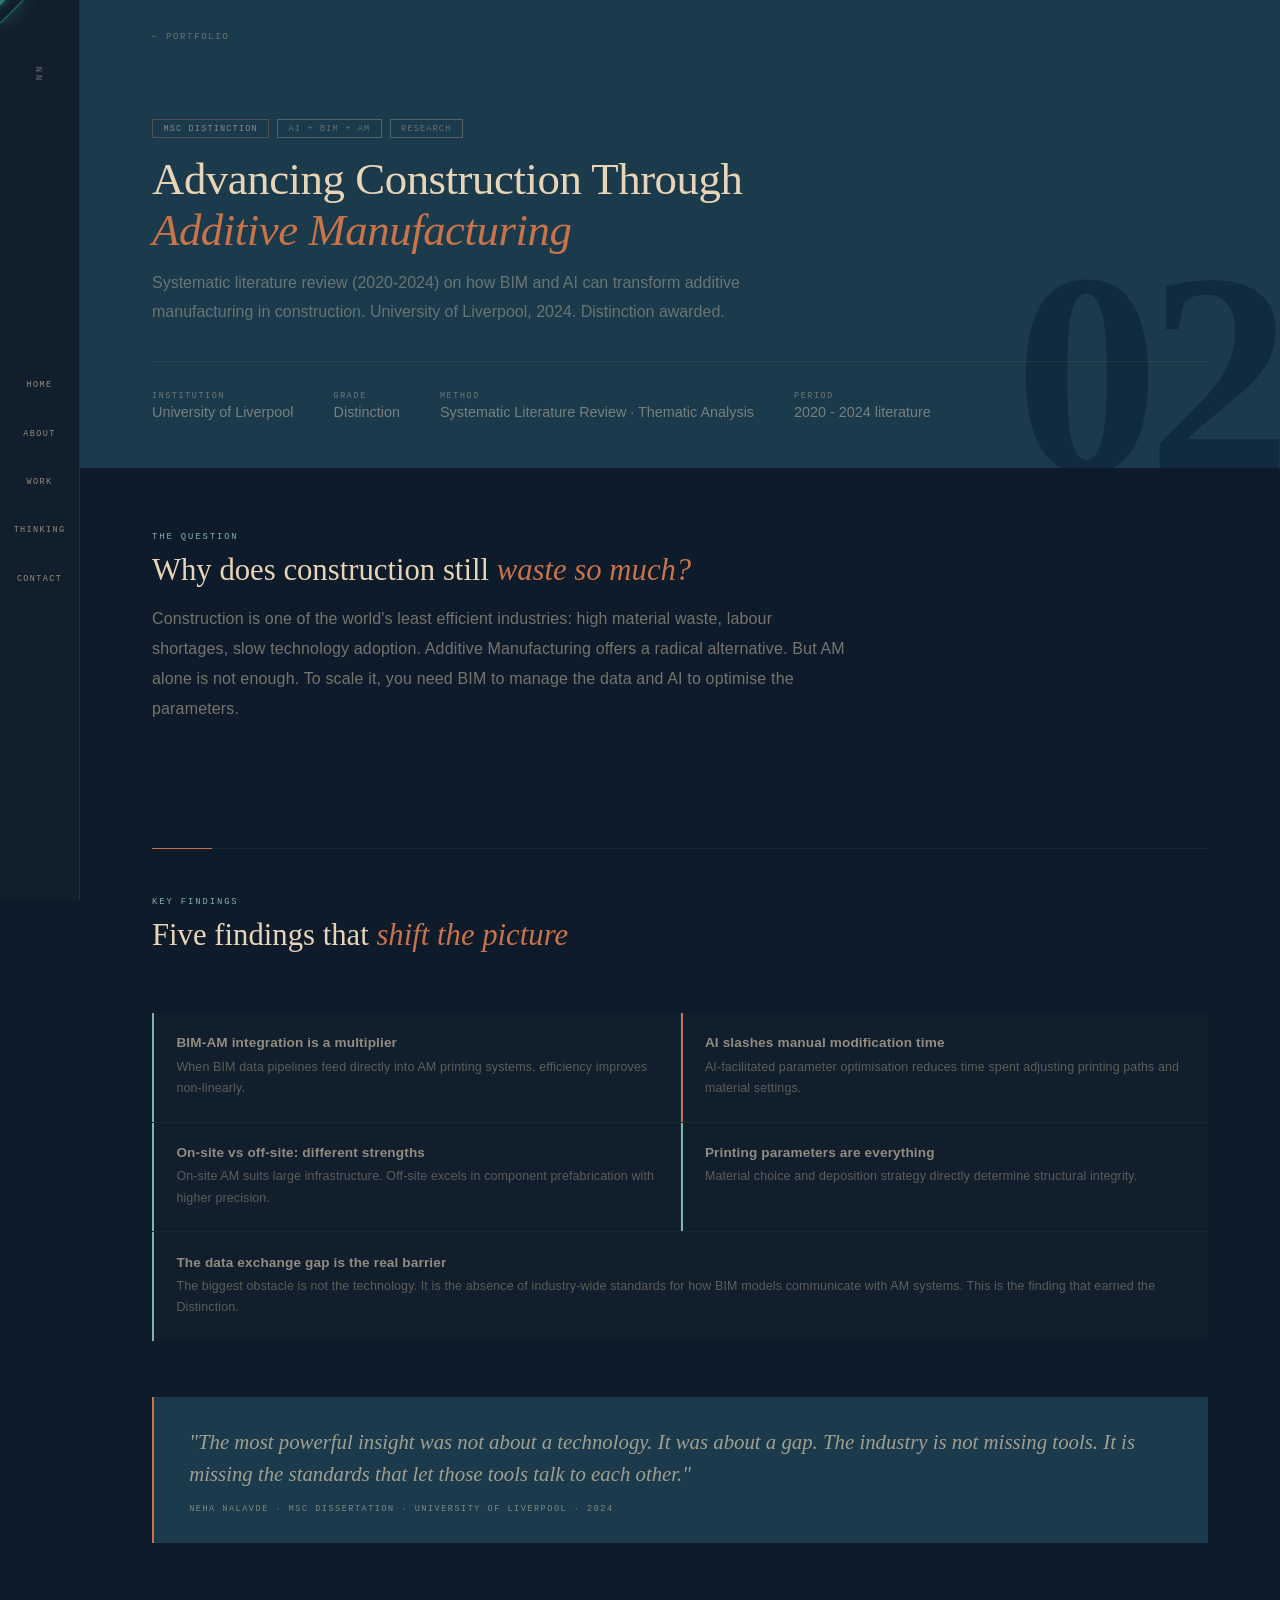
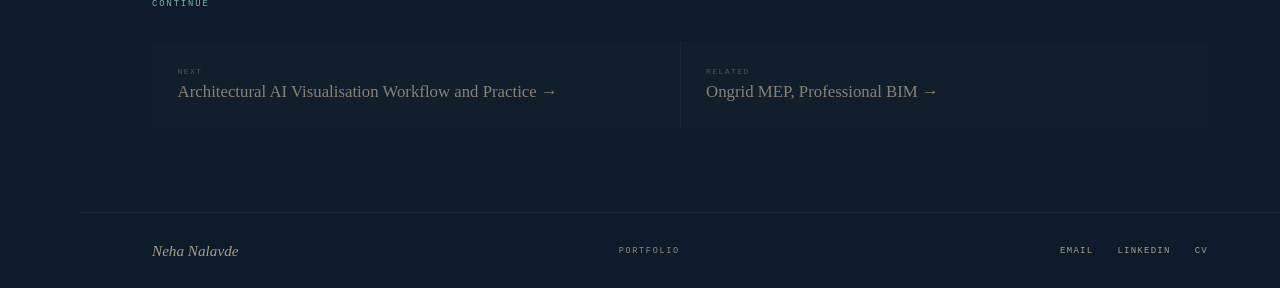
<file: projects/Advancing Construction Through Additive Manufacturing.html>
<!doctype html>
<html lang="en">
  <head>
    <meta charset="UTF-8" />
    <meta name="viewport" content="width=device-width, initial-scale=1.0" />
    <title>Project 01</title>
    <link rel="stylesheet" href="../style-new.css" />
  </head>

  <body class="project-page">
    <!-- CURSOR -->
    <div id="cur"><div id="curLabel">OPEN</div></div>
    <div id="curR"></div>

    <!-- RAIL -->
    <div class="rail">
      <div class="rail-logo">NN</div>
      <nav class="rail-nav">
        <a class="rlink" href="../index-new.html#hero">Home</a>
        <a class="rlink" href="../index-new.html#about">About</a>
        <a class="rlink" href="../index-new.html#projects">Work</a>
        <a class="rlink" href="../index-new.html#current-thinking">Thinking</a>
        <a class="rlink" href="../index-new.html#contact">Contact</a>
      </nav>
    </div>

    <!-- HEADER -->
    <div class="cs-head" data-n="02">
      <button
        class="cs-back reveal"
        onclick="location.href = '../index-new.html'"
      >
        ← Portfolio
      </button>

      <div class="cs-tags">
        <span class="cstag r">MSc Distinction</span>
        <span class="cstag">AI + BIM + AM</span>
        <span class="cstag">Research</span>
      </div>

      <h1 class="cs-h1">
        Advancing Construction Through<br />
        <em>Additive Manufacturing</em>
      </h1>

      <p class="cs-sub">
        Systematic literature review (2020-2024) on how BIM and AI can transform
        additive manufacturing in construction. University of Liverpool, 2024.
        Distinction awarded.
      </p>

      <!-- META -->
      <div class="cs-meta">
        <div>
          <div class="cs-ml">INSTITUTION</div>
          <div class="cs-mv">University of Liverpool</div>
        </div>
        <div>
          <div class="cs-ml">GRADE</div>
          <div class="cs-mv">Distinction</div>
        </div>
        <div>
          <div class="cs-ml">METHOD</div>
          <div class="cs-mv">
            Systematic Literature Review · Thematic Analysis
          </div>
        </div>
        <div>
          <div class="cs-ml">PERIOD</div>
          <div class="cs-mv">2020 - 2024 literature</div>
        </div>
      </div>
    </div>

    <!-- BODY -->
    <div class="cs-body">
      <!-- PROJECT -->
      <div class="cs-sec">
        <div class="cs-sl">THE QUESTION</div>
        <h2 class="cs-st reveal">
          Why does construction still <em>waste so much?</em>
        </h2>
        <p class="cs-p reveal">
          Construction is one of the world's least efficient industries: high
          material waste, labour shortages, slow technology adoption. Additive
          Manufacturing offers a radical alternative. But AM alone is not
          enough. To scale it, you need BIM to manage the data and AI to
          optimise the parameters.
        </p>
      </div>
      <br />

      <div class="divider-accent"></div>
      <div class="cs-sec">
        <div class="cs-sl">KEY FINDINGS</div>

        <h2 class="cs-st reveal">
          Five findings that <em>shift the picture</em>
        </h2>

        <div class="c2 learn">
          <div class="ccard">
            <div class="cct">BIM-AM integration is a multiplier</div>
            <div class="ccb">
              When BIM data pipelines feed directly into AM printing systems,
              efficiency improves non-linearly.
            </div>
          </div>

          <div class="ccard r">
            <div class="cct">AI slashes manual modification time</div>
            <div class="ccb">
              AI-facilitated parameter optimisation reduces time spent adjusting
              printing paths and material settings.
            </div>
          </div>

          <div class="ccard">
            <div class="cct">On-site vs off-site: different strengths</div>
            <div class="ccb">
              On-site AM suits large infrastructure. Off-site excels in
              component prefabrication with higher precision.
            </div>
          </div>

          <div class="ccard">
            <div class="cct">Printing parameters are everything</div>
            <div class="ccb">
              Material choice and deposition strategy directly determine
              structural integrity.
            </div>
          </div>

          <div class="ccard full">
            <div class="cct">The data exchange gap is the real barrier</div>
            <div class="ccb">
              The biggest obstacle is not the technology. It is the absence of
              industry-wide standards for how BIM models communicate with AM
              systems. This is the finding that earned the Distinction.
            </div>
          </div>
        </div>
      </div>

      <!-- CLASH -->

      <div class="cs-sec">
        <div class="pq">
          <p>
            "The most powerful insight was not about a technology. It was about
            a gap. The industry is not missing tools. It is missing the
            standards that let those tools talk to each other."
          </p>
          <span
            >Neha Nalavde · MSc Dissertation · University of Liverpool ·
            2024</span
          >
        </div>
      </div>

      <div class="cs-sl">Continue</div>
      <!-- NEXT -->
      <div class="nxt">
        <div
          class="ncell reveal"
          onclick="
            location.href =
              'Architectural AI Visualisation Workflow and Practice.html'
          "
        >
          <div class="ncel-l">Next</div>
          <div class="ncel-t">
            Architectural AI Visualisation Workflow and Practice →
          </div>
        </div>

        <!-- RELATED -->
        <div
          class="ncell reveal"
          onclick="location.href = 'Ongrid MEP Project Kalpataru Vienta.html'"
        >
          <div class="ncel-l">Related</div>
          <div class="ncel-t">Ongrid MEP, Professional BIM →</div>
        </div>
      </div>
    </div>
    <br />
    <footer>
      <div class="fn">Neha Nalavde</div>
      <div class="fc">Portfolio</div>
      <div class="flinks">
        <a href="mailto:nehanalavde99@gmail.com">Email</a>
        <a
          href="https://www.linkedin.com/in/neha-nalavde"
          target="_blank"
          rel="noopener noreferrer"
          >LinkedIn</a
        >
        <a
          href="https://pio-25.github.io/neha-portfolio/PORTFOLIO - Neha Nalavde.pdf"
          target="_blank"
          rel="noopener noreferrer"
          >CV</a
        >
      </div>
    </footer>

    <script src="../script-new.js"></script>
  </body>
</html>
</file>
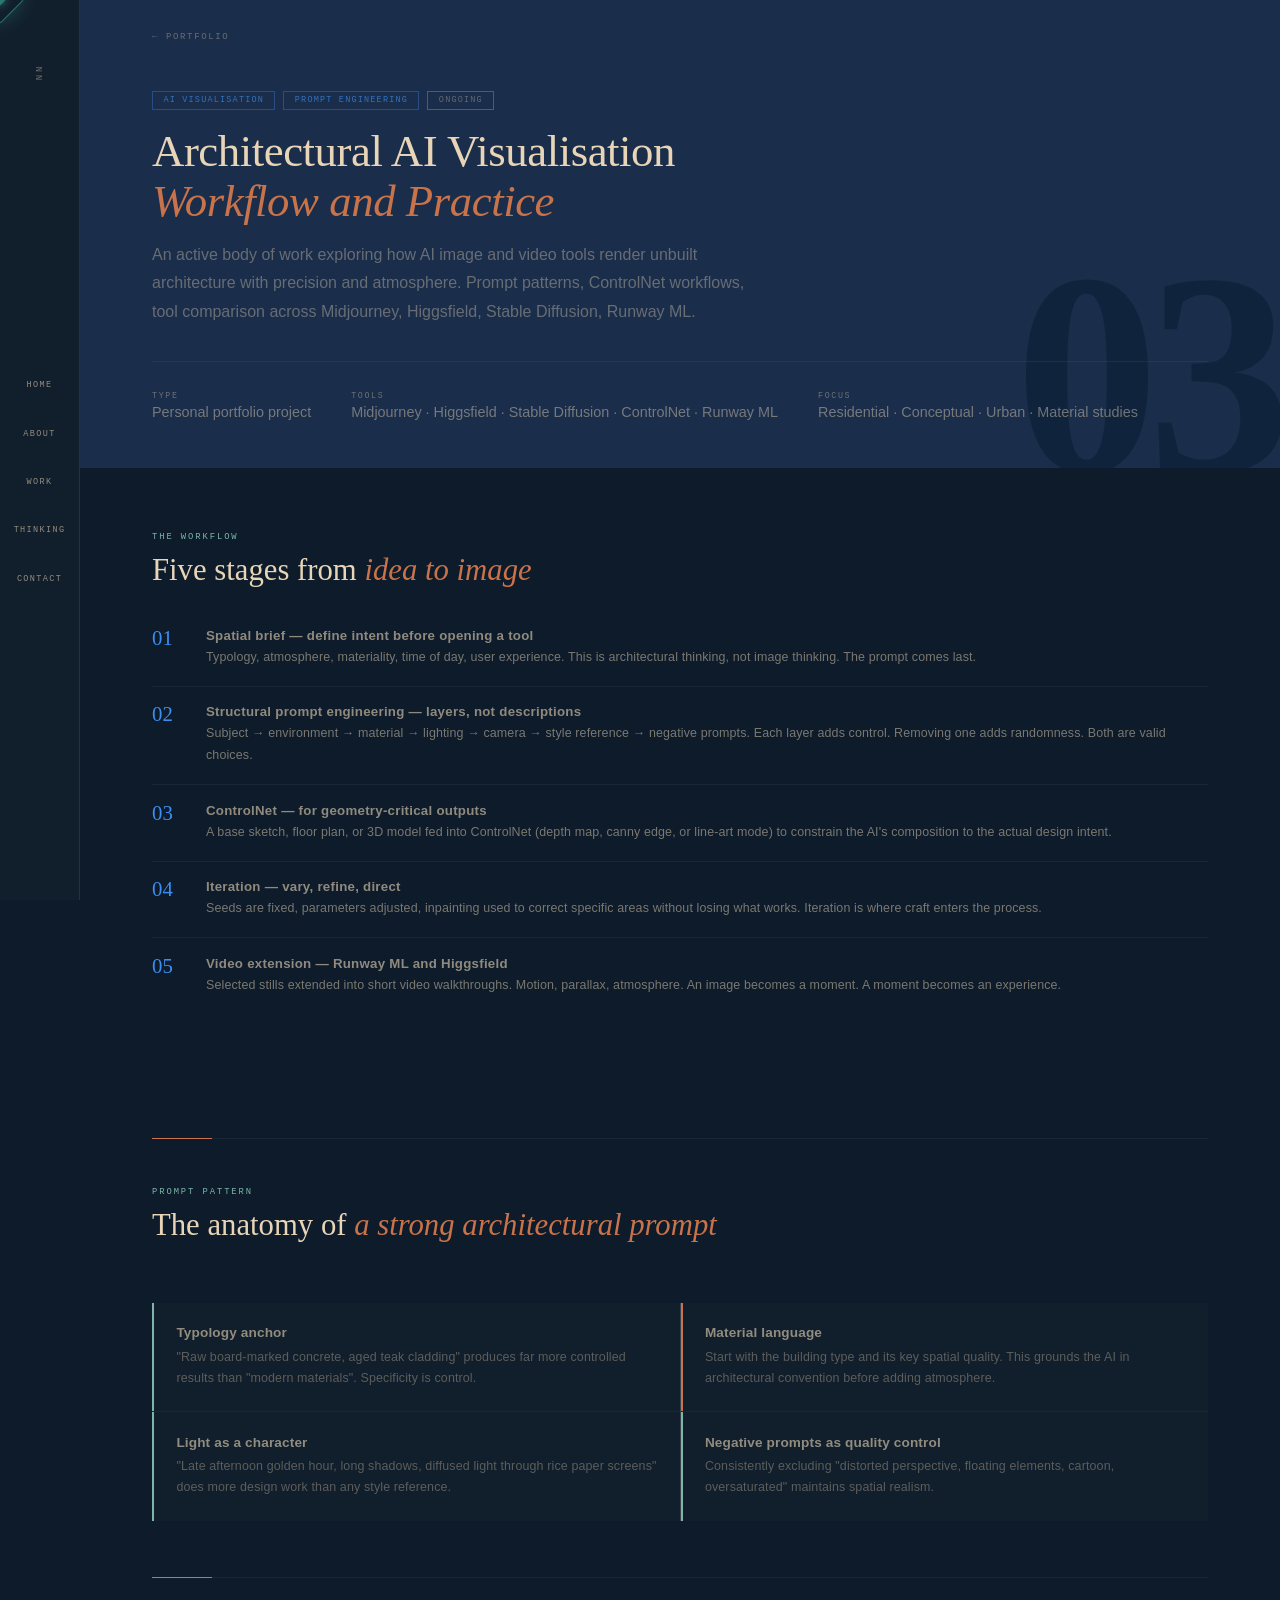
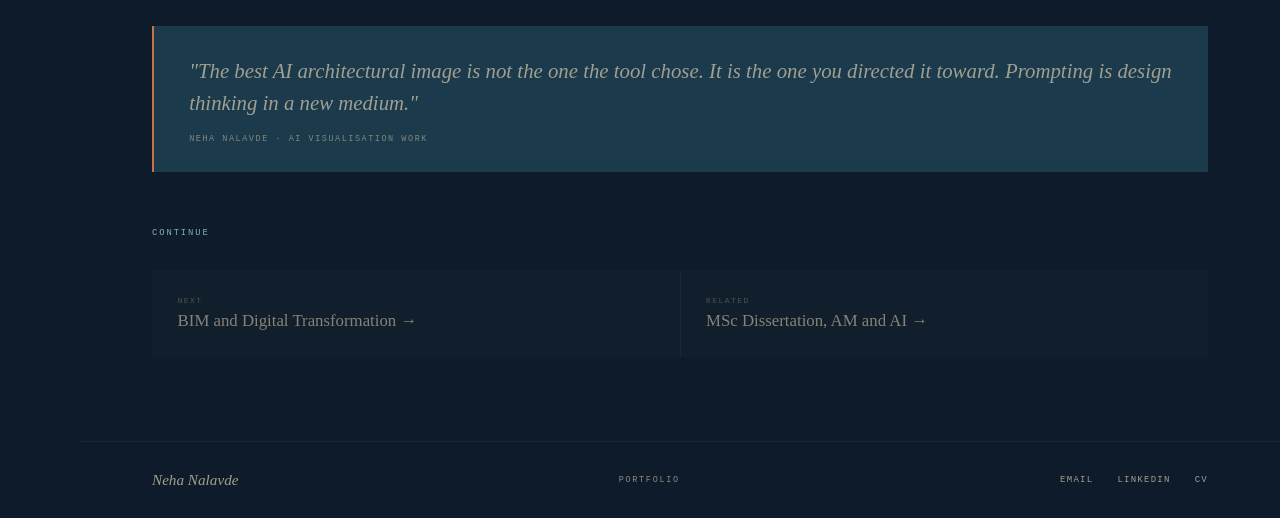
<file: projects/Architectural AI Visualisation Workflow and Practice.html>
<!doctype html>
<html lang="en">
  <head>
    <meta charset="UTF-8" />
    <meta name="viewport" content="width=device-width, initial-scale=1.0" />
    <title>Project 01</title>
    <link rel="stylesheet" href="../style-new.css" />
  </head>

  <body class="project-page">
    <!-- CURSOR -->
    <div id="cur"><div id="curLabel">OPEN</div></div>
    <div id="curR"></div>

    <!-- RAIL -->
    <div class="rail">
      <div class="rail-logo">NN</div>
      <nav class="rail-nav">
        <a class="rlink" href="../index-new.html#hero">Home</a>
        <a class="rlink" href="../index-new.html#about">About</a>
        <a class="rlink" href="../index-new.html#projects">Work</a>
        <a class="rlink" href="../index-new.html#current-thinking">Thinking</a>
        <a class="rlink" href="../index-new.html#contact">Contact</a>
      </nav>
    </div>

    <!-- HEADER -->
    <div class="cs-head ai-head" data-n="03">
      <button
        class="cs-back reveal"
        onclick="location.href = '../index-new.html'"
      >
        ← Portfolio
      </button>

      <div class="cs-tags">
        <span class="cstag b">AI Visualisation</span>
        <span class="cstag b">Prompt Engineering</span>
        <span class="cstag">Ongoing</span>
      </div>

      <h1 class="cs-h1">
        Architectural AI Visualisation<br />
        <em>Workflow and Practice</em>
      </h1>

      <p class="cs-sub">
        An active body of work exploring how AI image and video tools render
        unbuilt architecture with precision and atmosphere. Prompt patterns,
        ControlNet workflows, tool comparison across Midjourney, Higgsfield,
        Stable Diffusion, Runway ML.
      </p>

      <!-- META -->
      <div class="cs-meta">
        <div>
          <div class="cs-ml">TYPE</div>
          <div class="cs-mv">Personal portfolio project</div>
        </div>
        <div>
          <div class="cs-ml">TOOLS</div>
          <div class="cs-mv">
            Midjourney · Higgsfield · Stable Diffusion · ControlNet · Runway ML
          </div>
        </div>
        <div>
          <div class="cs-ml">FOCUS</div>
          <div class="cs-mv">
            Residential · Conceptual · Urban · Material studies
          </div>
        </div>
      </div>
    </div>

    <!-- BODY -->
    <div class="cs-body">
      <!-- WORKFLOW -->

      <div class="cs-sec">
        <div class="cs-sl">THE WORKFLOW</div>
        <h2 class="cs-st reveal">Five stages from <em>idea to image </em></h2>

        <div class="steps">
          <div class="step">
            <div class="stepn">01</div>
            <div>
              <div class="stept">
                Spatial brief — define intent before opening a tool
              </div>
              <div class="stepb">
                Typology, atmosphere, materiality, time of day, user experience.
                This is architectural thinking, not image thinking. The prompt
                comes last.
              </div>
            </div>
          </div>

          <div class="step">
            <div class="stepn">02</div>
            <div>
              <div class="stept">
                Structural prompt engineering — layers, not descriptions
              </div>
              <div class="stepb">
                Subject → environment → material → lighting → camera → style
                reference → negative prompts. Each layer adds control. Removing
                one adds randomness. Both are valid choices.
              </div>
            </div>
          </div>

          <div class="step">
            <div class="stepn">03</div>
            <div>
              <div class="stept">
                ControlNet — for geometry-critical outputs
              </div>
              <div class="stepb">
                A base sketch, floor plan, or 3D model fed into ControlNet
                (depth map, canny edge, or line-art mode) to constrain the AI's
                composition to the actual design intent.
              </div>
            </div>
          </div>

          <div class="step">
            <div class="stepn">04</div>
            <div>
              <div class="stept">Iteration — vary, refine, direct</div>
              <div class="stepb">
                Seeds are fixed, parameters adjusted, inpainting used to correct
                specific areas without losing what works. Iteration is where
                craft enters the process.
              </div>
            </div>
          </div>

          <div class="step">
            <div class="stepn">05</div>
            <div>
              <div class="stept">
                Video extension — Runway ML and Higgsfield
              </div>
              <div class="stepb">
                Selected stills extended into short video walkthroughs. Motion,
                parallax, atmosphere. An image becomes a moment. A moment
                becomes an experience.
              </div>
            </div>
          </div>
        </div>
      </div>
      <br />

      <!-- PROMPT PATTERN -->
      <div class="divider-accent"></div>
      <div class="cs-sec">
        <div class="cs-sl">PROMPT PATTERN</div>
        <h2 class="cs-st reveal">
          The anatomy of <em>a strong architectural prompt</em>
        </h2>

        <div class="c2 learn">
          <div class="ccard">
            <div class="cct">Typology anchor</div>
            <div class="ccb">
              "Raw board-marked concrete, aged teak cladding" produces far more
              controlled results than "modern materials". Specificity is
              control.
            </div>
          </div>

          <div class="ccard r">
            <div class="cct">Material language</div>
            <div class="ccb">
              Start with the building type and its key spatial quality. This
              grounds the AI in architectural convention before adding
              atmosphere.
            </div>
          </div>

          <div class="ccard">
            <div class="cct">Light as a character</div>
            <div class="ccb">
              "Late afternoon golden hour, long shadows, diffused light through
              rice paper screens" does more design work than any style
              reference.
            </div>
          </div>

          <div class="ccard">
            <div class="cct">Negative prompts as quality control</div>
            <div class="ccb">
              Consistently excluding "distorted perspective, floating elements,
              cartoon, oversaturated" maintains spatial realism.
            </div>
          </div>
        </div>
      </div>

      <div class="divider-accent"></div>
      <div class="cs-sec">
        <div class="pq">
          <p>
            "The best AI architectural image is not the one the tool chose. It
            is the one you directed it toward. Prompting is design thinking in a
            new medium."
          </p>
          <span>Neha Nalavde · AI Visualisation Work</span>
        </div>
      </div>
      <div class="cs-sl">Continue</div>
      <!-- NEXT -->
      <div class="nxt">
        <div
          class="ncell reveal"
          onclick="
            location.href = 'BIM and Digital Transformation Four Studies.html'
          "
        >
          <div class="ncel-l">Next</div>
          <div class="ncel-t">BIM and Digital Transformation →</div>
        </div>

        <!-- RELATED -->
        <div
          class="ncell reveal"
          onclick="
            location.href =
              'Advancing Construction Through Additive Manufacturing.html'
          "
        >
          <div class="ncel-l">Related</div>
          <div class="ncel-t">MSc Dissertation, AM and AI →</div>
        </div>
      </div>
    </div>
    <br />
    <footer>
      <div class="fn">Neha Nalavde</div>
      <div class="fc">Portfolio</div>
      <div class="flinks">
        <a href="mailto:nehanalavde99@gmail.com">Email</a
        ><a
          href="https://www.linkedin.com/in/neha-nalavde"
          target="_blank"
          rel="noopener noreferrer"
          >LinkedIn</a
        >
        <a
          href="https://pio-25.github.io/neha-portfolio/PORTFOLIO - Neha Nalavde.pdf"
          target="_blank"
          rel="noopener noreferrer"
          >CV</a
        >
      </div>
    </footer>

    <script src="../script-new.js"></script>
  </body>
</html>
</file>
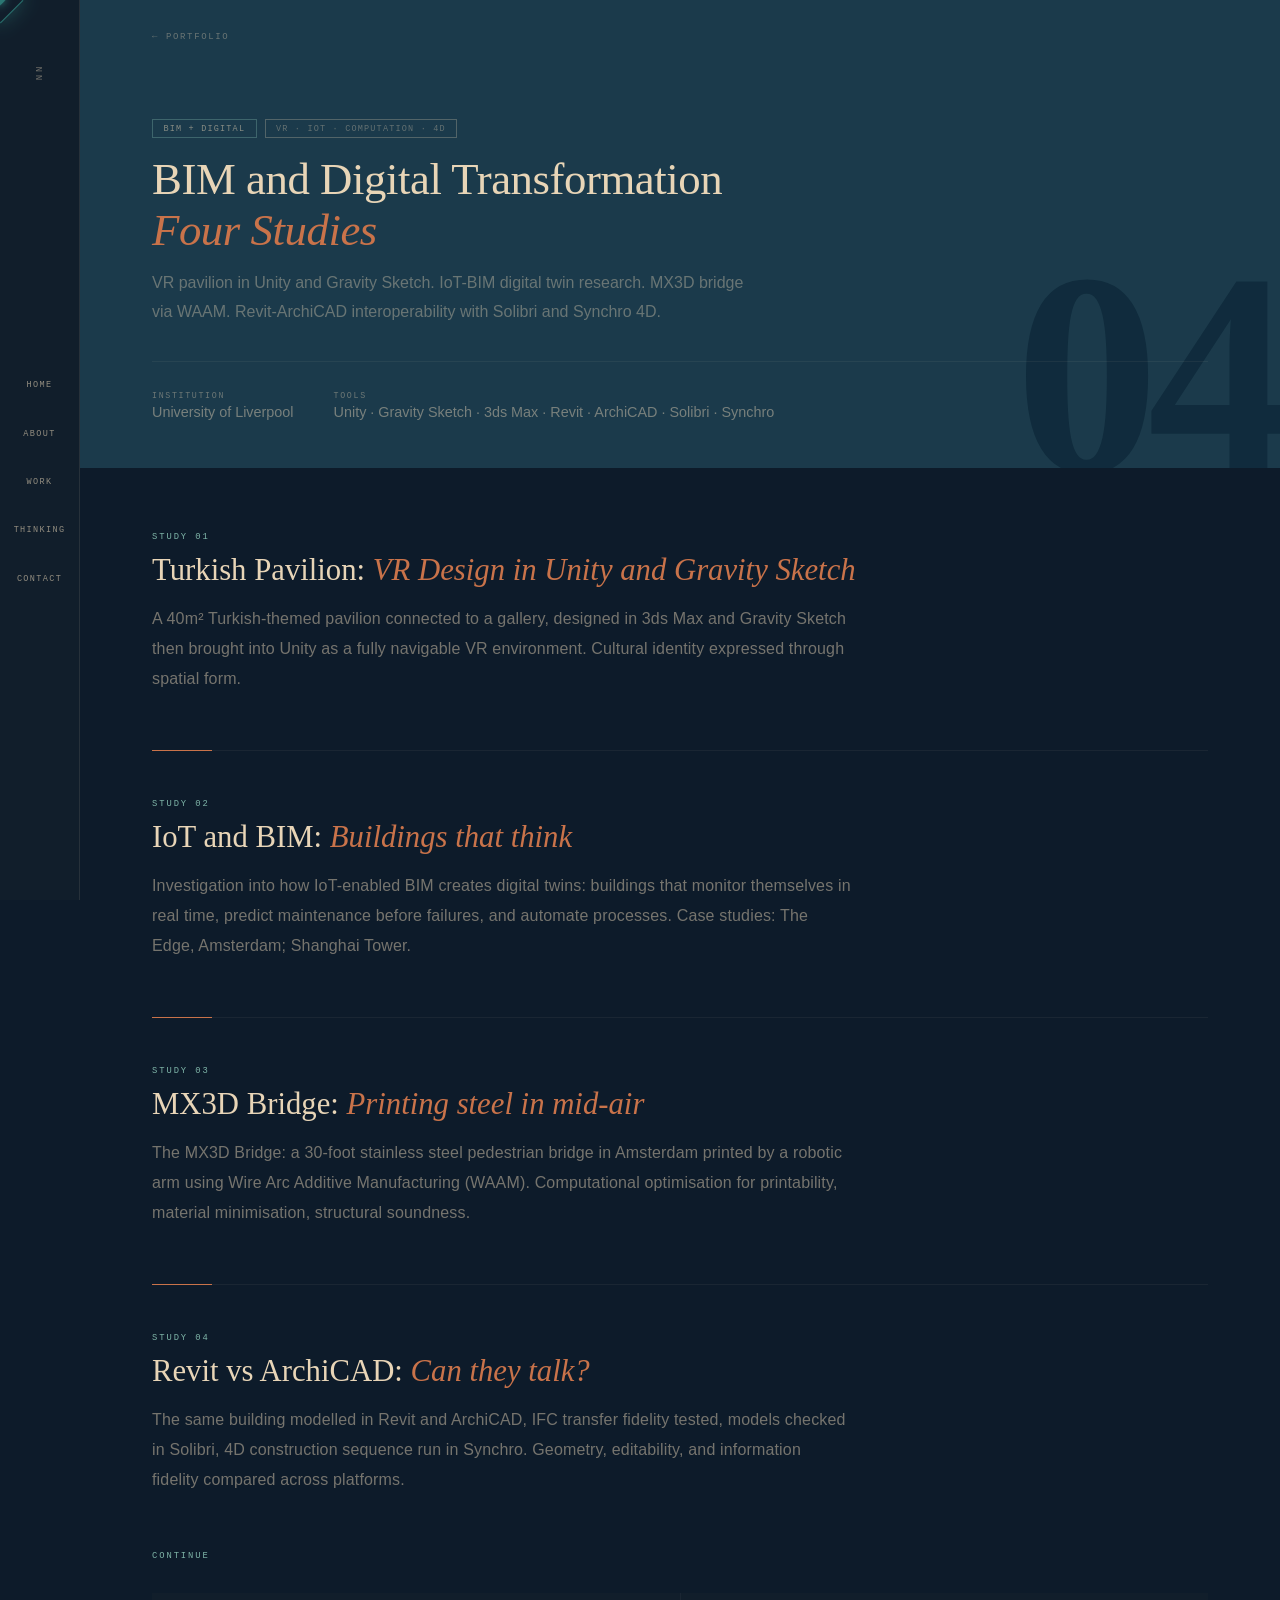
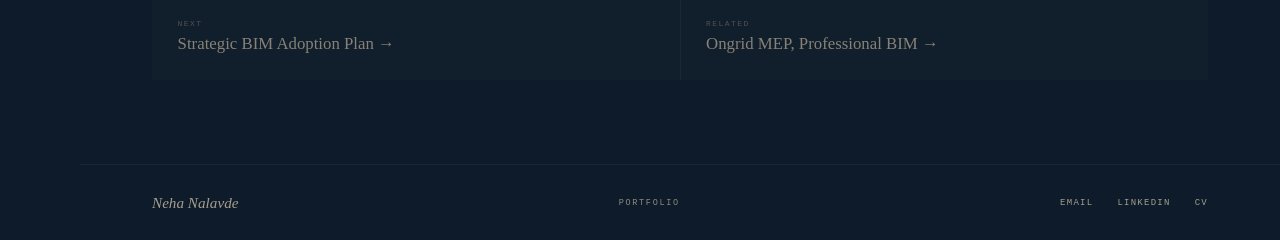
<file: projects/BIM and Digital Transformation Four Studies.html>
<!doctype html>
<html lang="en">
  <head>
    <meta charset="UTF-8" />
    <meta name="viewport" content="width=device-width, initial-scale=1.0" />
    <title>Project 01</title>
    <link rel="stylesheet" href="../style-new.css" />
  </head>

  <body class="project-page">
    <!-- CURSOR -->
    <div id="cur"><div id="curLabel">OPEN</div></div>
    <div id="curR"></div>

    <!-- RAIL -->
    <div class="rail">
      <div class="rail-logo">NN</div>
      <nav class="rail-nav">
        <a class="rlink" href="../index-new.html#hero">Home</a>
        <a class="rlink" href="../index-new.html#about">About</a>
        <a class="rlink" href="../index-new.html#projects">Work</a>
        <a class="rlink" href="../index-new.html#current-thinking">Thinking</a>
        <a class="rlink" href="../index-new.html#contact">Contact</a>
      </nav>
    </div>

    <!-- HEADER -->
    <div class="cs-head" data-n="04">
      <button
        class="cs-back reveal"
        onclick="location.href = '../index-new.html'"
      >
        ← Portfolio
      </button>

      <div class="cs-tags">
        <span class="cstag t">BIM + Digital</span>
        <span class="cstag">VR · IoT · Computation · 4D</span>
      </div>

      <h1 class="cs-h1">
        BIM and Digital Transformation<br />
        <em>Four Studies</em>
      </h1>

      <p class="cs-sub">
        VR pavilion in Unity and Gravity Sketch. IoT-BIM digital twin research.
        MX3D bridge via WAAM. Revit-ArchiCAD interoperability with Solibri and
        Synchro 4D.
      </p>

      <!-- META -->
      <div class="cs-meta">
        <div>
          <div class="cs-ml">INSTITUTION</div>
          <div class="cs-mv">University of Liverpool</div>
        </div>
        <div>
          <div class="cs-ml">TOOLS</div>
          <div class="cs-mv">
            Unity · Gravity Sketch · 3ds Max · Revit · ArchiCAD · Solibri ·
            Synchro
          </div>
        </div>
      </div>
    </div>

    <!-- BODY -->
    <div class="cs-body">
      <!-- PROJECT -->
      <div class="cs-sec">
        <div class="cs-sl">STUDY 01</div>
        <h2 class="cs-st reveal">
          Turkish Pavilion: <em>VR Design in Unity and Gravity Sketch</em>
        </h2>
        <p class="cs-p reveal">
          A 40m² Turkish-themed pavilion connected to a gallery, designed in 3ds
          Max and Gravity Sketch then brought into Unity as a fully navigable VR
          environment. Cultural identity expressed through spatial form.
        </p>
      </div>

      <div class="divider-accent"></div>

      <div class="cs-sec">
        <div class="cs-sl">STUDY 02</div>
        <h2 class="cs-st reveal">IoT and BIM: <em>Buildings that think</em></h2>
        <p class="cs-p reveal">
          Investigation into how IoT-enabled BIM creates digital twins:
          buildings that monitor themselves in real time, predict maintenance
          before failures, and automate processes. Case studies: The Edge,
          Amsterdam; Shanghai Tower.
        </p>
      </div>

      <div class="divider-accent"></div>

      <div class="cs-sec">
        <div class="cs-sl">STUDY 03</div>
        <h2 class="cs-st reveal">
          MX3D Bridge: <em>Printing steel in mid-air</em>
        </h2>
        <p class="cs-p reveal">
          The MX3D Bridge: a 30-foot stainless steel pedestrian bridge in
          Amsterdam printed by a robotic arm using Wire Arc Additive
          Manufacturing (WAAM). Computational optimisation for printability,
          material minimisation, structural soundness.
        </p>
      </div>

      <div class="divider-accent"></div>

      <div class="cs-sec">
        <div class="cs-sl">STUDY 04</div>
        <h2 class="cs-st reveal">Revit vs ArchiCAD: <em>Can they talk?</em></h2>
        <p class="cs-p reveal">
          The same building modelled in Revit and ArchiCAD, IFC transfer
          fidelity tested, models checked in Solibri, 4D construction sequence
          run in Synchro. Geometry, editability, and information fidelity
          compared across platforms.
        </p>
      </div>

      <div class="cs-sl">Continue</div>
      <!-- NEXT -->
      <div class="nxt">
        <div
          class="ncell reveal"
          onclick="
            location.href =
              'Strategic BIM Adoption Plan AEC Firm Implementation.html'
          "
        >
          <div class="ncel-l">Next</div>
          <div class="ncel-t">Strategic BIM Adoption Plan →</div>
        </div>

        <!-- RELATED -->
        <div
          class="ncell reveal"
          onclick="location.href = 'Ongrid MEP Project Kalpataru Vienta.html'"
        >
          <div class="ncel-l">Related</div>
          <div class="ncel-t">Ongrid MEP, Professional BIM →</div>
        </div>
      </div>
    </div>
    <br />
    <footer>
      <div class="fn">Neha Nalavde</div>
      <div class="fc">Portfolio</div>
      <div class="flinks">
        <a href="mailto:nehanalavde99@gmail.com">Email</a
        ><a
          href="https://www.linkedin.com/in/neha-nalavde"
          target="_blank"
          rel="noopener noreferrer"
          >LinkedIn</a
        >
        <a
          href="https://pio-25.github.io/neha-portfolio/PORTFOLIO - Neha Nalavde.pdf"
          target="_blank"
          rel="noopener noreferrer"
          >CV</a
        >
      </div>
    </footer>

    <script src="../script-new.js"></script>
  </body>
</html>
</file>
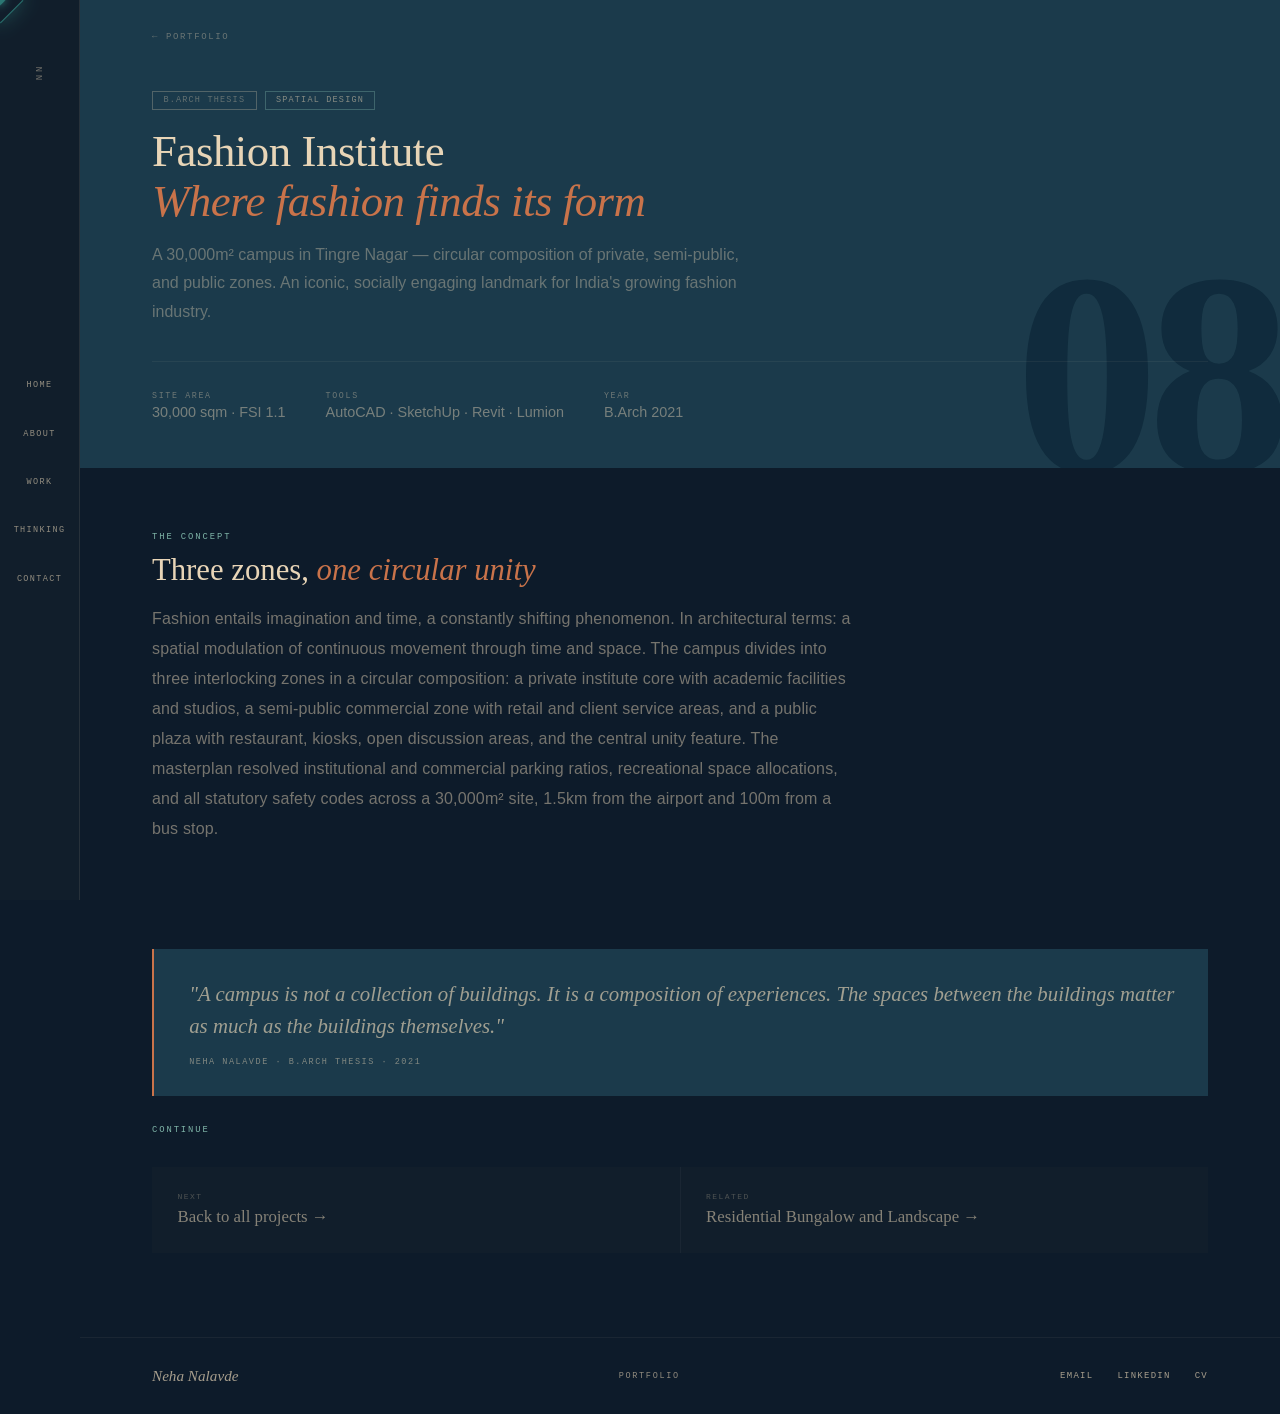
<file: projects/Fashion Institute Where fashion finds its form.html>
<!doctype html>
<html lang="en">
  <head>
    <meta charset="UTF-8" />
    <meta name="viewport" content="width=device-width, initial-scale=1.0" />
    <title>Project 01</title>
    <link rel="stylesheet" href="../style-new.css" />
  </head>

  <body class="project-page">
    <!-- CURSOR -->
    <div id="cur"><div id="curLabel">OPEN</div></div>
    <div id="curR"></div>

    <!-- RAIL -->
    <div class="rail">
      <div class="rail-logo">NN</div>
      <nav class="rail-nav">
        <a class="rlink" href="../index-new.html#hero">Home</a>
        <a class="rlink" href="../index-new.html#about">About</a>
        <a class="rlink" href="../index-new.html#projects">Work</a>
        <a class="rlink" href="../index-new.html#current-thinking">Thinking</a>
        <a class="rlink" href="../index-new.html#contact">Contact</a>
      </nav>
    </div>

    <!-- HEADER -->
    <div class="cs-head" data-n="08">
      <button
        class="cs-back reveal"
        onclick="location.href = '../index-new.html'"
      >
        ← Portfolio
      </button>

      <div class="cs-tags">
        <span class="cstag">B.Arch Thesis</span>
        <span class="cstag t">Spatial Design</span>
      </div>

      <h1 class="cs-h1">
        Fashion Institute<br />
        <em>Where fashion finds its form</em>
      </h1>

      <p class="cs-sub">
        A 30,000m² campus in Tingre Nagar — circular composition of private,
        semi-public, and public zones. An iconic, socially engaging landmark for
        India's growing fashion industry.
      </p>

      <!-- META -->
      <div class="cs-meta">
        <div>
          <div class="cs-ml">SITE AREA</div>
          <div class="cs-mv">30,000 sqm · FSI 1.1</div>
        </div>
        <div>
          <div class="cs-ml">TOOLS</div>
          <div class="cs-mv">AutoCAD · SketchUp · Revit · Lumion</div>
        </div>
        <div>
          <div class="cs-ml">YEAR</div>
          <div class="cs-mv">B.Arch 2021</div>
        </div>
      </div>
    </div>

    <!-- BODY -->
    <div class="cs-body">
      <!-- PROJECT -->
      <div class="cs-sec">
        <div class="cs-sl">THE CONCEPT</div>
        <h2 class="cs-st reveal">Three zones, <em>one circular unity</em></h2>
        <p class="cs-p reveal">
          Fashion entails imagination and time, a constantly shifting
          phenomenon. In architectural terms: a spatial modulation of continuous
          movement through time and space. The campus divides into three
          interlocking zones in a circular composition: a private institute core
          with academic facilities and studios, a semi-public commercial zone
          with retail and client service areas, and a public plaza with
          restaurant, kiosks, open discussion areas, and the central unity
          feature. The masterplan resolved institutional and commercial parking
          ratios, recreational space allocations, and all statutory safety codes
          across a 30,000m² site, 1.5km from the airport and 100m from a bus
          stop.
        </p>
      </div>
      <br />

      <div class="pq">
        <p>
          "A campus is not a collection of buildings. It is a composition of
          experiences. The spaces between the buildings matter as much as the
          buildings themselves."
        </p>
        <span>Neha Nalavde · B.Arch Thesis · 2021</span>
      </div>

      <div class="cs-sl">Continue</div>
      <!-- NEXT -->
      <div class="nxt">
        <div
          class="ncell reveal"
          onclick="location.href = '../index-new.html#projects'"
        >
          <div class="ncel-l">Next</div>
          <div class="ncel-t">Back to all projects →</div>
        </div>

        <!-- RELATED -->
        <div
          class="ncell reveal"
          onclick="
            location.href = 'Residential Bungalow and Community Landscape.html'
          "
        >
          <div class="ncel-l">Related</div>
          <div class="ncel-t">Residential Bungalow and Landscape →</div>
        </div>
      </div>
    </div>
    <br />
    <footer>
      <div class="fn">Neha Nalavde</div>
      <div class="fc">Portfolio</div>
      <div class="flinks">
        <a href="mailto:nehanalavde99@gmail.com">Email</a>
        <a
          href="https://www.linkedin.com/in/neha-nalavde"
          target="_blank"
          rel="noopener noreferrer"
          >LinkedIn</a
        >
        <a
          href="https://pio-25.github.io/neha-portfolio/PORTFOLIO - Neha Nalavde.pdf"
          target="_blank"
          rel="noopener noreferrer"
          >CV</a
        >
      </div>
    </footer>

    <script src="../script-new.js"></script>
  </body>
</html>
</file>
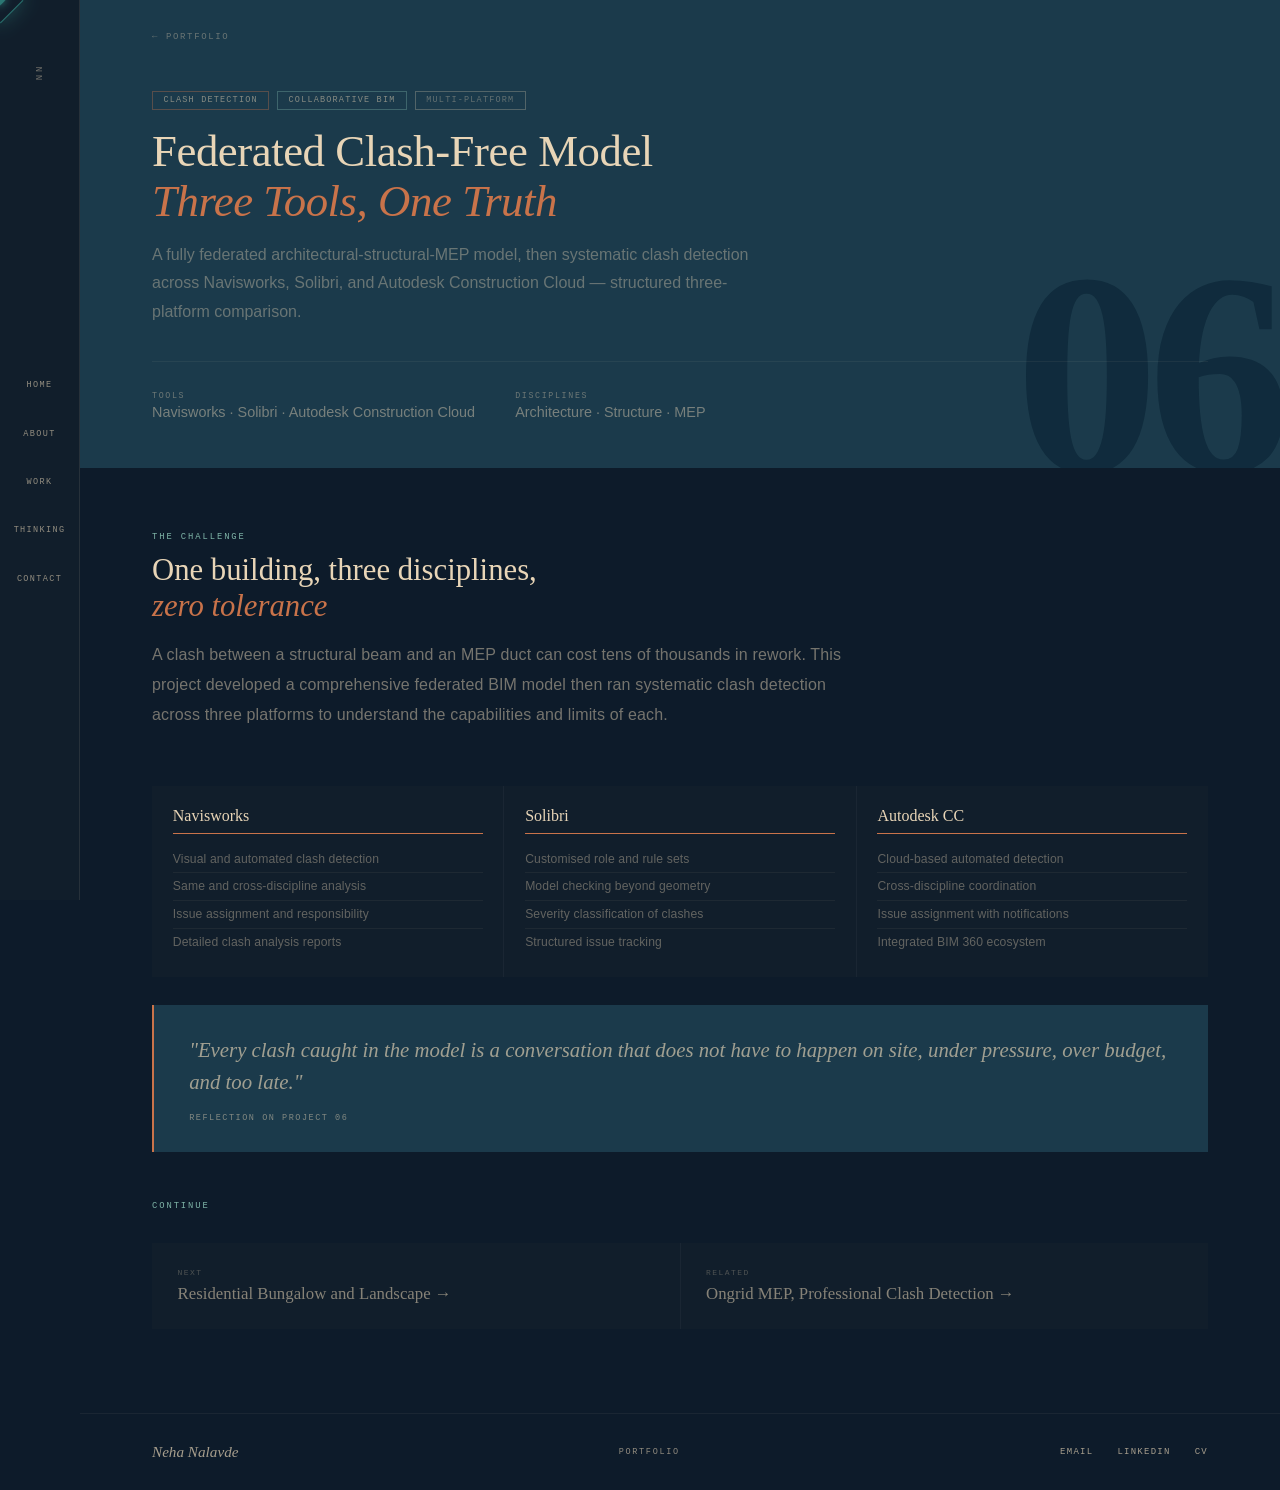
<file: projects/Federated Clash-Free Model Three Tools, One Truth.html>
<!doctype html>
<html lang="en">
  <head>
    <meta charset="UTF-8" />
    <meta name="viewport" content="width=device-width, initial-scale=1.0" />
    <title>Project 01</title>
    <link rel="stylesheet" href="../style-new.css" />
  </head>

  <body class="project-page">
    <!-- CURSOR -->
    <div id="cur"><div id="curLabel">OPEN</div></div>
    <div id="curR"></div>

    <!-- RAIL -->
    <div class="rail">
      <div class="rail-logo">NN</div>
      <nav class="rail-nav">
        <a class="rlink" href="../index-new.html#hero">Home</a>
        <a class="rlink" href="../index-new.html#about">About</a>
        <a class="rlink" href="../index-new.html#projects">Work</a>
        <a class="rlink" href="../index-new.html#current-thinking">Thinking</a>
        <a class="rlink" href="../index-new.html#contact">Contact</a>
      </nav>
    </div>

    <!-- HEADER -->
    <div class="cs-head" data-n="06">
      <button
        class="cs-back reveal"
        onclick="location.href = '../index-new.html'"
      >
        ← Portfolio
      </button>

      <div class="cs-tags">
        <span class="cstag r">Clash Detection</span>
        <span class="cstag t">Collaborative BIM</span>
        <span class="cstag">Multi-platform</span>
      </div>

      <h1 class="cs-h1">
        Federated Clash-Free Model<br />
        <em>Three Tools, One Truth</em>
      </h1>

      <p class="cs-sub">
        A fully federated architectural-structural-MEP model, then systematic
        clash detection across Navisworks, Solibri, and Autodesk Construction
        Cloud — structured three-platform comparison.
      </p>

      <!-- META -->
      <div class="cs-meta">
        <div>
          <div class="cs-ml">TOOLS</div>
          <div class="cs-mv">
            Navisworks · Solibri · Autodesk Construction Cloud
          </div>
        </div>
        <div>
          <div class="cs-ml">DISCIPLINES</div>
          <div class="cs-mv">Architecture · Structure · MEP</div>
        </div>
      </div>
    </div>

    <!-- BODY -->
    <div class="cs-body">
      <div class="cs-sec">
        <div class="cs-sl">THE CHALLENGE</div>
        <h2 class="cs-st reveal">
          One building, three disciplines,
          <br /><em>zero tolerance</em>
        </h2>
        <p class="cs-p reveal">
          A clash between a structural beam and an MEP duct can cost tens of
          thousands in rework. This project developed a comprehensive federated
          BIM model then ran systematic clash detection across three platforms
          to understand the capabilities and limits of each.
        </p>
      </div>

      <div class="tool-g">
        <div class="tcell">
          <div class="tname">Navisworks</div>
          <div class="ti">Visual and automated clash detection</div>
          <div class="ti">Same and cross-discipline analysis</div>
          <div class="ti">Issue assignment and responsibility</div>
          <div class="ti">Detailed clash analysis reports</div>
        </div>

        <div class="tcell">
          <div class="tname">Solibri</div>
          <div class="ti">Customised role and rule sets</div>
          <div class="ti">Model checking beyond geometry</div>
          <div class="ti">Severity classification of clashes</div>
          <div class="ti">Structured issue tracking</div>
        </div>

        <div class="tcell">
          <div class="tname">Autodesk CC</div>
          <div class="ti">Cloud-based automated detection</div>
          <div class="ti">Cross-discipline coordination</div>
          <div class="ti">Issue assignment with notifications</div>
          <div class="ti">Integrated BIM 360 ecosystem</div>
        </div>
      </div>

      <div class="pq">
        <p>
          "Every clash caught in the model is a conversation that does not have
          to happen on site, under pressure, over budget, and too late."
        </p>
        <span>Reflection on Project 06</span>
      </div>
      <br />

      <div class="cs-sl">Continue</div>

      <!-- NEXT -->
      <div class="nxt">
        <div
          class="ncell reveal"
          onclick="
            location.href = 'Residential Bungalow and Community Landscape.html'
          "
        >
          <div class="ncel-l">Next</div>
          <div class="ncel-t">Residential Bungalow and Landscape →</div>
        </div>

        <!-- RELATED -->
        <div
          class="ncell reveal"
          onclick="location.href = 'Ongrid MEP Project Kalpataru Vienta.html'"
        >
          <div class="ncel-l">Related</div>
          <div class="ncel-t">Ongrid MEP, Professional Clash Detection →</div>
        </div>
      </div>
    </div>

    <br />
    <footer>
      <div class="fn">Neha Nalavde</div>
      <div class="fc">Portfolio</div>
      <div class="flinks">
        <a href="mailto:nehanalavde99@gmail.com">Email</a
        ><a
          href="https://www.linkedin.com/in/neha-nalavde"
          target="_blank"
          rel="noopener noreferrer"
          >LinkedIn</a
        >
        <a
          href="https://pio-25.github.io/neha-portfolio/PORTFOLIO - Neha Nalavde.pdf"
          target="_blank"
          rel="noopener noreferrer"
          >CV</a
        >
      </div>
    </footer>

    <script src="../script-new.js"></script>
  </body>
</html>
</file>
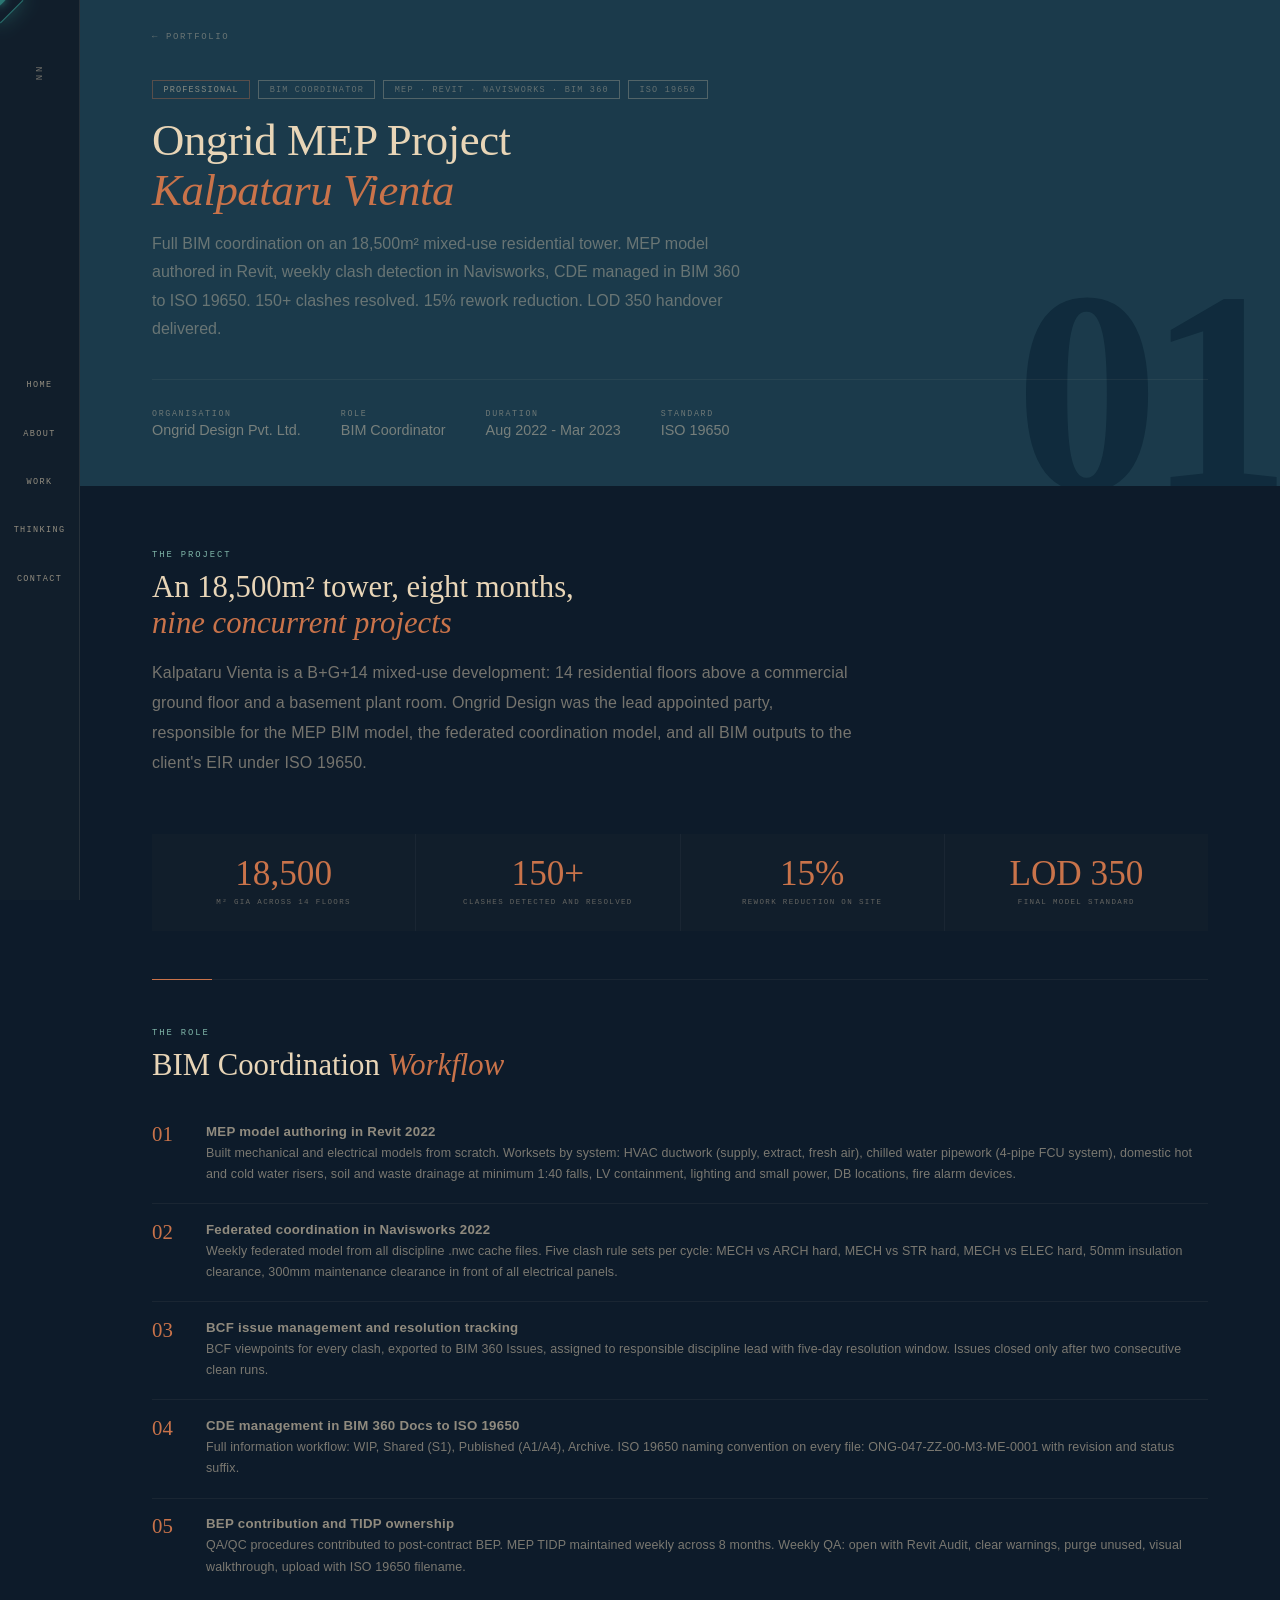
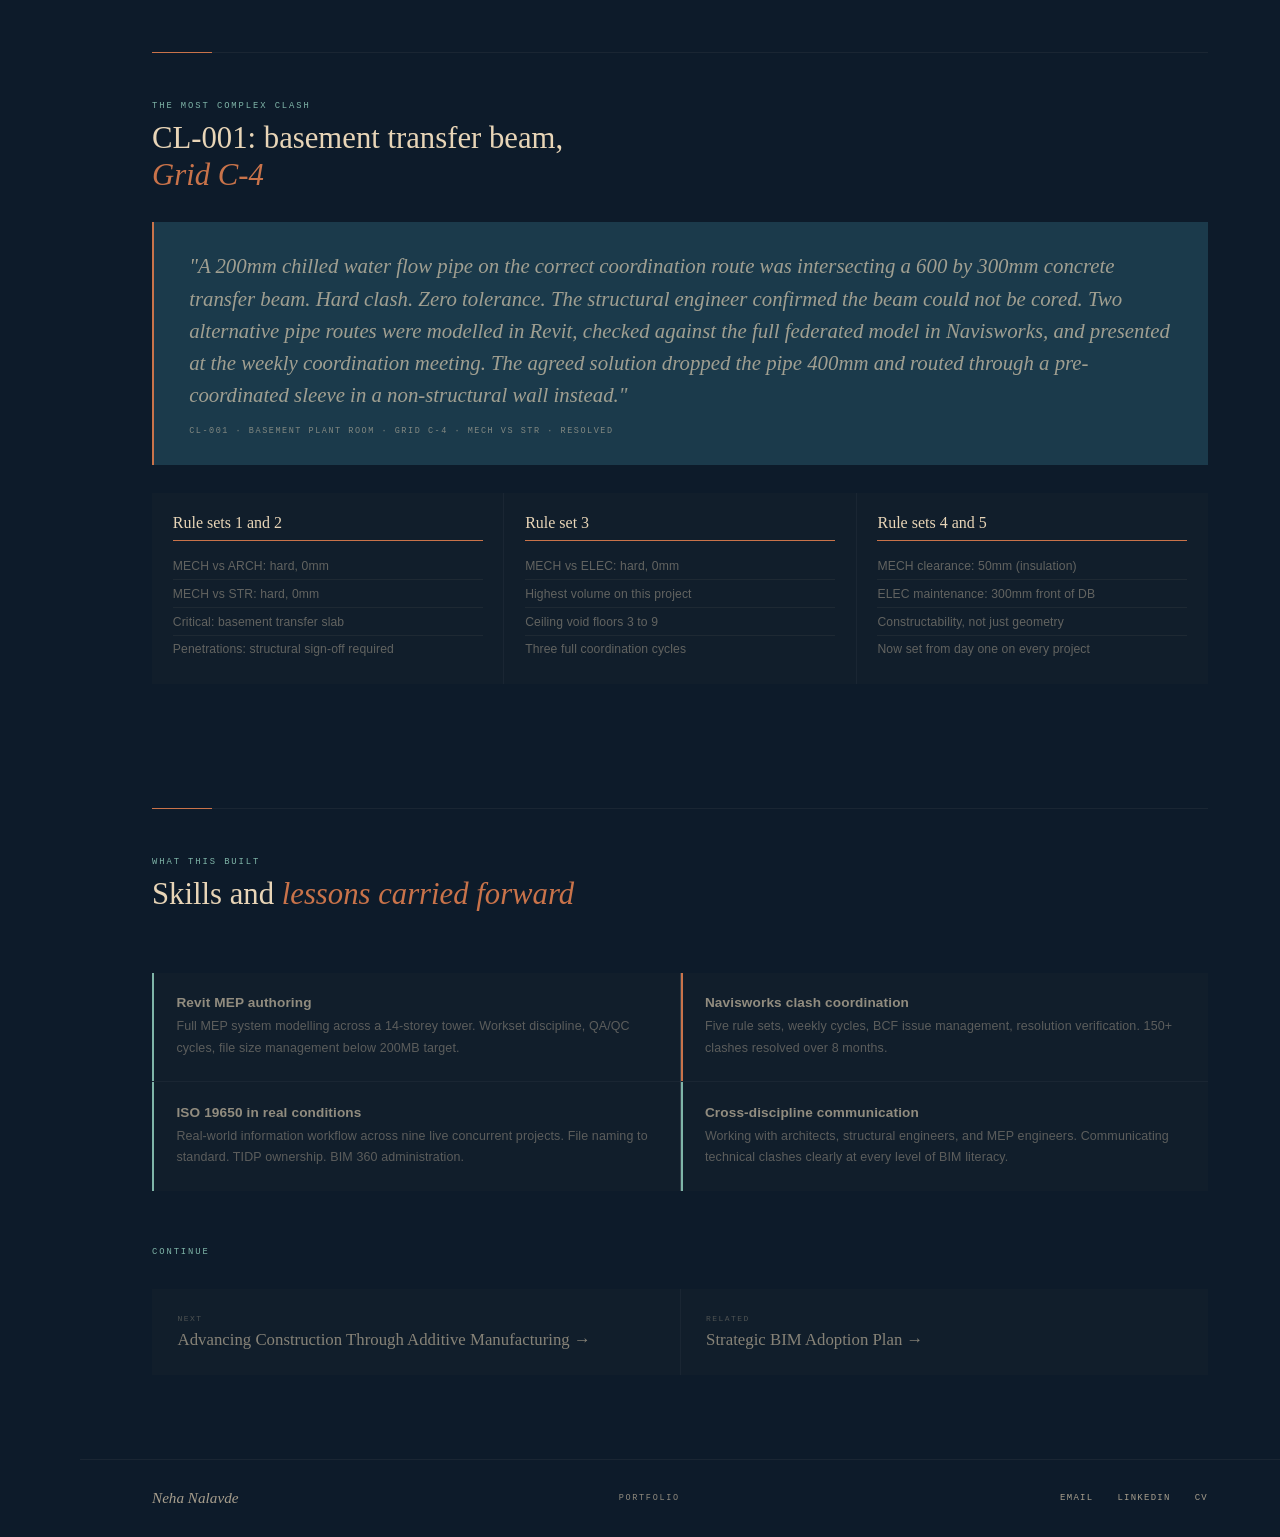
<file: projects/Ongrid MEP Project Kalpataru Vienta.html>
<!doctype html>
<html lang="en">
  <head>
    <meta charset="UTF-8" />
    <meta name="viewport" content="width=device-width, initial-scale=1.0" />
    <title>Project 01</title>
    <link rel="stylesheet" href="../style-new.css" />
  </head>

  <body class="project-page">
    <!-- CURSOR -->
    <div id="cur"><div id="curLabel">OPEN</div></div>
    <div id="curR"></div>

    <!-- RAIL -->
    <div class="rail">
      <div class="rail-logo">NN</div>
      <nav class="rail-nav">
        <a class="rlink" href="../index-new.html#hero">Home</a>
        <a class="rlink" href="../index-new.html#about">About</a>
        <a class="rlink" href="../index-new.html#projects">Work</a>
        <a class="rlink" href="../index-new.html#current-thinking">Thinking</a>
        <a class="rlink" href="../index-new.html#contact">Contact</a>
      </nav>
    </div>

    <!-- HEADER -->
    <div class="cs-head" data-n="01">
      <button
        class="cs-back reveal"
        onclick="location.href = '../index-new.html'"
      >
        ← Portfolio
      </button>

      <div class="cs-tags">
        <span class="cstag r">Professional</span>
        <span class="cstag">BIM Coordinator</span>
        <span class="cstag">MEP · Revit · Navisworks · BIM 360</span>
        <span class="cstag">ISO 19650</span>
      </div>

      <h1 class="cs-h1">
        Ongrid MEP Project<br />
        <em>Kalpataru Vienta</em>
      </h1>

      <p class="cs-sub">
        Full BIM coordination on an 18,500m² mixed-use residential tower. MEP
        model authored in Revit, weekly clash detection in Navisworks, CDE
        managed in BIM 360 to ISO 19650. 150+ clashes resolved. 15% rework
        reduction. LOD 350 handover delivered.
      </p>

      <!-- META -->
      <div class="cs-meta">
        <div>
          <div class="cs-ml">ORGANISATION</div>
          <div class="cs-mv">Ongrid Design Pvt. Ltd.</div>
        </div>
        <div>
          <div class="cs-ml">ROLE</div>
          <div class="cs-mv">BIM Coordinator</div>
        </div>
        <div>
          <div class="cs-ml">DURATION</div>
          <div class="cs-mv">Aug 2022 - Mar 2023</div>
        </div>
        <div>
          <div class="cs-ml">STANDARD</div>
          <div class="cs-mv">ISO 19650</div>
        </div>
      </div>
    </div>

    <!-- BODY -->
    <div class="cs-body">
      <!-- PROJECT -->
      <div class="cs-sec">
        <div class="cs-sl">THE PROJECT</div>
        <h2 class="cs-st reveal">
          An 18,500m² tower, eight months, <br /><em
            >nine concurrent projects</em
          >
        </h2>
        <p class="cs-p reveal">
          Kalpataru Vienta is a B+G+14 mixed-use development: 14 residential
          floors above a commercial ground floor and a basement plant room.
          Ongrid Design was the lead appointed party, responsible for the MEP
          BIM model, the federated coordination model, and all BIM outputs to
          the client's EIR under ISO 19650.
        </p>
      </div>

      <!-- STATS -->
      <div class="stat-strip">
        <div class="scell">
          <div class="sn">18,500</div>
          <div class="sl2">m² GIA across 14 floors</div>
        </div>
        <div class="scell">
          <div class="sn">150+</div>
          <div class="sl2">Clashes detected and resolved</div>
        </div>
        <div class="scell">
          <div class="sn">15%</div>
          <div class="sl2">Rework reduction on site</div>
        </div>
        <div class="scell">
          <div class="sn">LOD 350</div>
          <div class="sl2">Final model standard</div>
        </div>
      </div>

      <!-- ROLE -->
      <div class="divider-accent"></div>
      <div class="cs-sec">
        <div class="cs-sl">THE ROLE</div>
        <h2 class="cs-st reveal">BIM Coordination <em>Workflow</em></h2>

        <div class="steps">
          <div class="step">
            <div class="stepn">01</div>
            <div>
              <div class="stept">MEP model authoring in Revit 2022</div>
              <div class="stepb">
                Built mechanical and electrical models from scratch. Worksets by
                system: HVAC ductwork (supply, extract, fresh air), chilled
                water pipework (4-pipe FCU system), domestic hot and cold water
                risers, soil and waste drainage at minimum 1:40 falls, LV
                containment, lighting and small power, DB locations, fire alarm
                devices.
              </div>
            </div>
          </div>

          <div class="step">
            <div class="stepn">02</div>
            <div>
              <div class="stept">Federated coordination in Navisworks 2022</div>
              <div class="stepb">
                Weekly federated model from all discipline .nwc cache files.
                Five clash rule sets per cycle: MECH vs ARCH hard, MECH vs STR
                hard, MECH vs ELEC hard, 50mm insulation clearance, 300mm
                maintenance clearance in front of all electrical panels.
              </div>
            </div>
          </div>

          <div class="step">
            <div class="stepn">03</div>
            <div>
              <div class="stept">
                BCF issue management and resolution tracking
              </div>
              <div class="stepb">
                BCF viewpoints for every clash, exported to BIM 360 Issues,
                assigned to responsible discipline lead with five-day resolution
                window. Issues closed only after two consecutive clean runs.
              </div>
            </div>
          </div>

          <div class="step">
            <div class="stepn">04</div>
            <div>
              <div class="stept">
                CDE management in BIM 360 Docs to ISO 19650
              </div>
              <div class="stepb">
                Full information workflow: WIP, Shared (S1), Published (A1/A4),
                Archive. ISO 19650 naming convention on every file:
                ONG-047-ZZ-00-M3-ME-0001 with revision and status suffix.
              </div>
            </div>
          </div>

          <div class="step">
            <div class="stepn">05</div>
            <div>
              <div class="stept">BEP contribution and TIDP ownership</div>
              <div class="stepb">
                QA/QC procedures contributed to post-contract BEP. MEP TIDP
                maintained weekly across 8 months. Weekly QA: open with Revit
                Audit, clear warnings, purge unused, visual walkthrough, upload
                with ISO 19650 filename.
              </div>
            </div>
          </div>
        </div>
      </div>

      <!-- CLASH -->
      <div class="divider-accent"></div>
      <div class="cs-sec">
        <div class="cs-sl">THE MOST COMPLEX CLASH</div>
        <h2 class="cs-st reveal">
          CL-001: basement transfer beam, <br /><em>Grid C-4</em>
        </h2>

        <div class="pq">
          <p>
            "A 200mm chilled water flow pipe on the correct coordination route
            was intersecting a 600 by 300mm concrete transfer beam. Hard clash.
            Zero tolerance. The structural engineer confirmed the beam could not
            be cored. Two alternative pipe routes were modelled in Revit,
            checked against the full federated model in Navisworks, and
            presented at the weekly coordination meeting. The agreed solution
            dropped the pipe 400mm and routed through a pre-coordinated sleeve
            in a non-structural wall instead."
          </p>
          <span
            >CL-001 · Basement plant room · Grid C-4 · MECH vs STR ·
            Resolved</span
          >
        </div>

        <div class="tool-g">
          <div class="tcell">
            <div class="tname">Rule sets 1 and 2</div>
            <div class="ti">MECH vs ARCH: hard, 0mm</div>
            <div class="ti">MECH vs STR: hard, 0mm</div>
            <div class="ti">Critical: basement transfer slab</div>
            <div class="ti">Penetrations: structural sign-off required</div>
          </div>

          <div class="tcell">
            <div class="tname">Rule set 3</div>
            <div class="ti">MECH vs ELEC: hard, 0mm</div>
            <div class="ti">Highest volume on this project</div>
            <div class="ti">Ceiling void floors 3 to 9</div>
            <div class="ti">Three full coordination cycles</div>
          </div>

          <div class="tcell">
            <div class="tname">Rule sets 4 and 5</div>
            <div class="ti">MECH clearance: 50mm (insulation)</div>
            <div class="ti">ELEC maintenance: 300mm front of DB</div>
            <div class="ti">Constructability, not just geometry</div>
            <div class="ti">Now set from day one on every project</div>
          </div>
        </div>
      </div>
      <br />

      <!-- LEARNING -->
      <div class="divider-accent"></div>
      <div class="cs-sec">
        <div class="cs-sl">WHAT THIS BUILT</div>

        <h2 class="cs-st reveal">
          Skills and <em>lessons carried forward</em>
        </h2>

        <div class="c2 learn">
          <div class="ccard">
            <div class="cct">Revit MEP authoring</div>
            <div class="ccb">
              Full MEP system modelling across a 14-storey tower. Workset
              discipline, QA/QC cycles, file size management below 200MB target.
            </div>
          </div>

          <div class="ccard r">
            <div class="cct">Navisworks clash coordination</div>
            <div class="ccb">
              Five rule sets, weekly cycles, BCF issue management, resolution
              verification. 150+ clashes resolved over 8 months.
            </div>
          </div>

          <div class="ccard">
            <div class="cct">ISO 19650 in real conditions</div>
            <div class="ccb">
              Real-world information workflow across nine live concurrent
              projects. File naming to standard. TIDP ownership. BIM 360
              administration.
            </div>
          </div>

          <div class="ccard">
            <div class="cct">Cross-discipline communication</div>
            <div class="ccb">
              Working with architects, structural engineers, and MEP engineers.
              Communicating technical clashes clearly at every level of BIM
              literacy.
            </div>
          </div>
        </div>
      </div>
      <div class="cs-sl">Continue</div>

      <!-- NEXT -->
      <div class="nxt">
        <div
          class="ncell reveal"
          onclick="
            location.href =
              'Advancing Construction Through Additive Manufacturing.html'
          "
        >
          <div class="ncel-l">Next</div>
          <div class="ncel-t">
            Advancing Construction Through Additive Manufacturing →
          </div>
        </div>

        <!-- RELATED -->
        <div
          class="ncell reveal"
          onclick="
            location.href =
              'Strategic BIM Adoption Plan AEC Firm Implementation.html'
          "
        >
          <div class="ncel-l">Related</div>
          <div class="ncel-t">Strategic BIM Adoption Plan →</div>
        </div>
      </div>
    </div>

    <br />
    <footer>
      <div class="fn">Neha Nalavde</div>
      <div class="fc">Portfolio</div>
      <div class="flinks">
        <a href="mailto:nehanalavde99@gmail.com">Email</a
        ><a
          href="https://www.linkedin.com/in/neha-nalavde"
          target="_blank"
          rel="noopener noreferrer"
          >LinkedIn</a
        >
        <a
          href="https://pio-25.github.io/neha-portfolio/PORTFOLIO - Neha Nalavde.pdf"
          target="_blank"
          rel="noopener noreferrer"
          >CV</a
        >
      </div>
    </footer>

    <script src="../script-new.js"></script>
  </body>
</html>
</file>
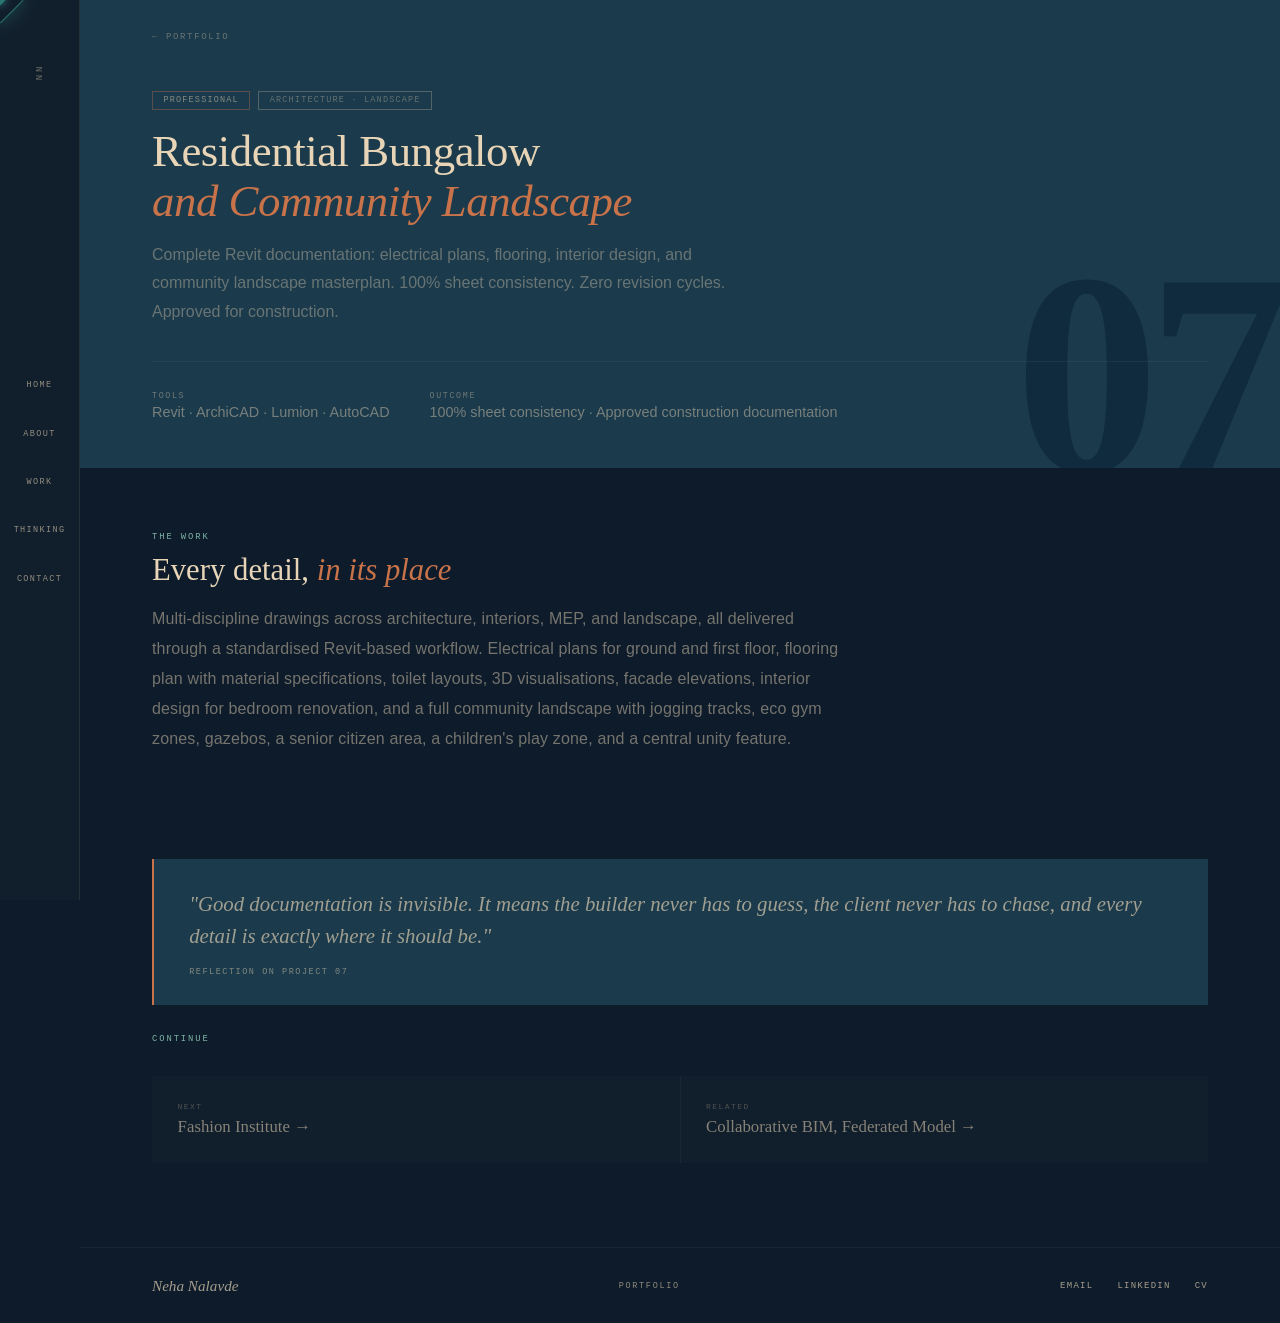
<file: projects/Residential Bungalow and Community Landscape.html>
<!doctype html>
<html lang="en">
  <head>
    <meta charset="UTF-8" />
    <meta name="viewport" content="width=device-width, initial-scale=1.0" />
    <title>Project 01</title>
    <link rel="stylesheet" href="../style-new.css" />
  </head>

  <body class="project-page">
    <!-- CURSOR -->
    <div id="cur"><div id="curLabel">OPEN</div></div>
    <div id="curR"></div>

    <!-- RAIL -->
    <div class="rail">
      <div class="rail-logo">NN</div>
      <nav class="rail-nav">
        <a class="rlink" href="../index-new.html#hero">Home</a>
        <a class="rlink" href="../index-new.html#about">About</a>
        <a class="rlink" href="../index-new.html#projects">Work</a>
        <a class="rlink" href="../index-new.html#current-thinking">Thinking</a>
        <a class="rlink" href="../index-new.html#contact">Contact</a>
      </nav>
    </div>

    <!-- HEADER -->
    <div class="cs-head" data-n="07">
      <button
        class="cs-back reveal"
        onclick="location.href = '../index-new.html'"
      >
        ← Portfolio
      </button>

      <div class="cs-tags">
        <span class="cstag r">Professional</span>
        <span class="cstag">Architecture · Landscape</span>
      </div>

      <h1 class="cs-h1">
        Residential Bungalow<br />
        <em>and Community Landscape</em>
      </h1>

      <p class="cs-sub">
        Complete Revit documentation: electrical plans, flooring, interior
        design, and community landscape masterplan. 100% sheet consistency. Zero
        revision cycles. Approved for construction.
      </p>

      <!-- META -->
      <div class="cs-meta">
        <div>
          <div class="cs-ml">TOOLS</div>
          <div class="cs-mv">Revit · ArchiCAD · Lumion · AutoCAD</div>
        </div>
        <div>
          <div class="cs-ml">OUTCOME</div>
          <div class="cs-mv">
            100% sheet consistency · Approved construction documentation
          </div>
        </div>
      </div>
    </div>

    <!-- BODY -->
    <div class="cs-body">
      <!-- PROJECT -->
      <div class="cs-sec">
        <div class="cs-sl">THE WORK</div>
        <h2 class="cs-st reveal">Every detail, <em>in its place</em></h2>
        <p class="cs-p reveal">
          Multi-discipline drawings across architecture, interiors, MEP, and
          landscape, all delivered through a standardised Revit-based workflow.
          Electrical plans for ground and first floor, flooring plan with
          material specifications, toilet layouts, 3D visualisations, facade
          elevations, interior design for bedroom renovation, and a full
          community landscape with jogging tracks, eco gym zones, gazebos, a
          senior citizen area, a children's play zone, and a central unity
          feature.
        </p>
      </div>
      <br />

      <div class="pq">
        <p>
          "Good documentation is invisible. It means the builder never has to
          guess, the client never has to chase, and every detail is exactly
          where it should be."
        </p>
        <span>Reflection on Project 07</span>
      </div>

      <div class="cs-sl">Continue</div>
      <!-- NEXT -->
      <div class="nxt">
        <div
          class="ncell reveal"
          onclick="
            location.href =
              'Fashion Institute Where fashion finds its form.html'
          "
        >
          <div class="ncel-l">Next</div>
          <div class="ncel-t">Fashion Institute →</div>
        </div>

        <!-- RELATED -->
        <div
          class="ncell reveal"
          onclick="
            location.href =
              'Federated Clash-Free Model Three Tools, One Truth.html'
          "
        >
          <div class="ncel-l">Related</div>
          <div class="ncel-t">Collaborative BIM, Federated Model →</div>
        </div>
      </div>
    </div>
    <br />
    <footer>
      <div class="fn">Neha Nalavde</div>
      <div class="fc">Portfolio</div>
      <div class="flinks">
        <a href="mailto:nehanalavde99@gmail.com">Email</a>
        <a
          href="https://www.linkedin.com/in/neha-nalavde"
          target="_blank"
          rel="noopener noreferrer"
          >LinkedIn</a
        >
        <a
          href="https://pio-25.github.io/neha-portfolio/PORTFOLIO - Neha Nalavde.pdf"
          target="_blank"
          rel="noopener noreferrer"
          >CV</a
        >
      </div>
    </footer>

    <script src="../script-new.js"></script>
  </body>
</html>
</file>
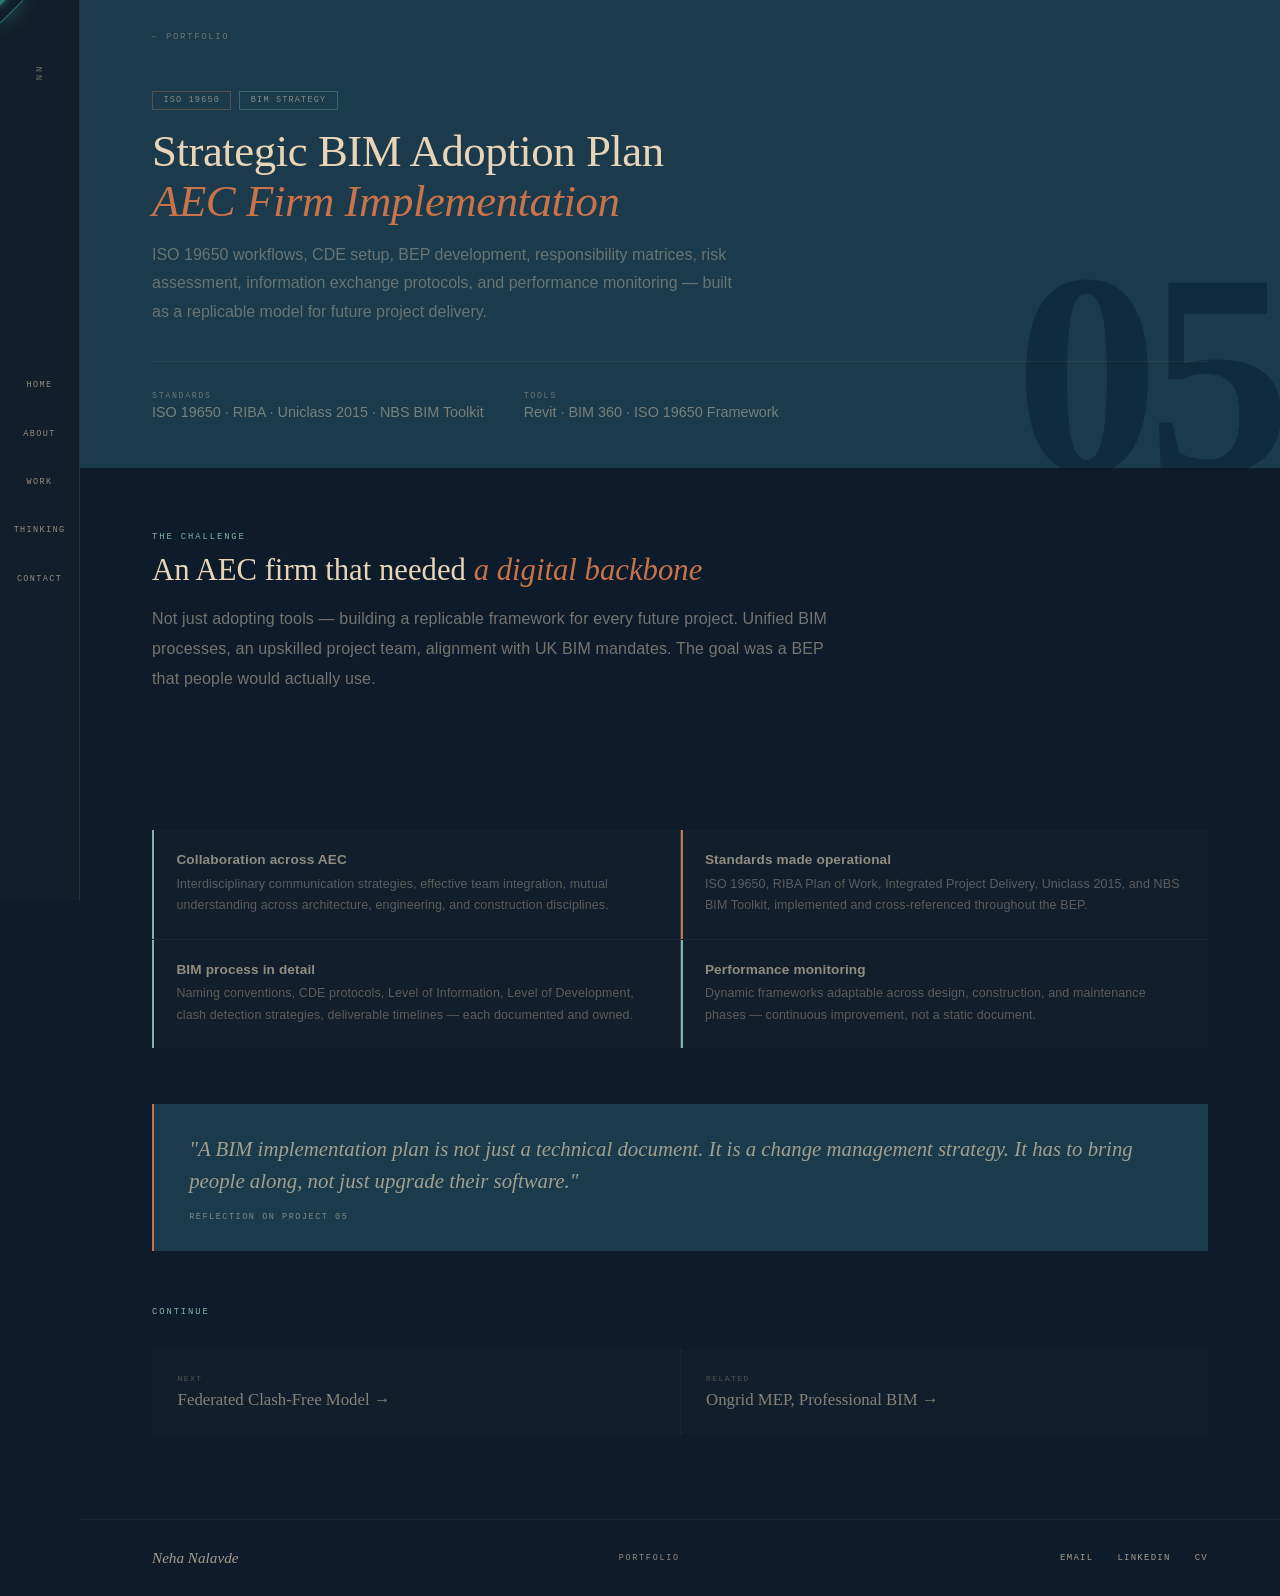
<file: projects/Strategic BIM Adoption Plan AEC Firm Implementation.html>
<!doctype html>
<html lang="en">
  <head>
    <meta charset="UTF-8" />
    <meta name="viewport" content="width=device-width, initial-scale=1.0" />
    <title>Project 01</title>
    <link rel="stylesheet" href="../style-new.css" />
  </head>

  <body class="project-page">
    <!-- CURSOR -->
    <div id="cur"><div id="curLabel">OPEN</div></div>
    <div id="curR"></div>

    <!-- RAIL -->
    <div class="rail">
      <div class="rail-logo">NN</div>
      <nav class="rail-nav">
        <a class="rlink" href="../index-new.html#hero">Home</a>
        <a class="rlink" href="../index-new.html#about">About</a>
        <a class="rlink" href="../index-new.html#projects">Work</a>
        <a class="rlink" href="../index-new.html#current-thinking">Thinking</a>
        <a class="rlink" href="../index-new.html#contact">Contact</a>
      </nav>
    </div>

    <!-- HEADER -->
    <div class="cs-head" data-n="05">
      <button
        class="cs-back reveal"
        onclick="location.href = '../index-new.html'"
      >
        ← Portfolio
      </button>

      <div class="cs-tags">
        <span class="cstag r">ISO 19650</span>
        <span class="cstag t">BIM Strategy</span>
      </div>

      <h1 class="cs-h1">
        Strategic BIM Adoption Plan<br />
        <em>AEC Firm Implementation</em>
      </h1>

      <p class="cs-sub">
        ISO 19650 workflows, CDE setup, BEP development, responsibility
        matrices, risk assessment, information exchange protocols, and
        performance monitoring — built as a replicable model for future project
        delivery.
      </p>

      <!-- META -->
      <div class="cs-meta">
        <div>
          <div class="cs-ml">STANDARDS</div>
          <div class="cs-mv">
            ISO 19650 · RIBA · Uniclass 2015 · NBS BIM Toolkit
          </div>
        </div>
        <div>
          <div class="cs-ml">TOOLS</div>
          <div class="cs-mv">Revit · BIM 360 · ISO 19650 Framework</div>
        </div>
      </div>
    </div>

    <!-- BODY -->
    <div class="cs-body">
      <!-- PROJECT -->
      <div class="cs-sec">
        <div class="cs-sl">THE CHALLENGE</div>
        <h2 class="cs-st reveal">
          An AEC firm that needed <em>a digital backbone</em>
        </h2>
        <p class="cs-p reveal">
          Not just adopting tools — building a replicable framework for every
          future project. Unified BIM processes, an upskilled project team,
          alignment with UK BIM mandates. The goal was a BEP that people would
          actually use.
        </p>
      </div>
      <br />

      <div class="cs-sec">
        <div class="c2 learn">
          <div class="ccard">
            <div class="cct">Collaboration across AEC</div>
            <div class="ccb">
              Interdisciplinary communication strategies, effective team
              integration, mutual understanding across architecture,
              engineering, and construction disciplines.
            </div>
          </div>

          <div class="ccard r">
            <div class="cct">Standards made operational</div>
            <div class="ccb">
              ISO 19650, RIBA Plan of Work, Integrated Project Delivery,
              Uniclass 2015, and NBS BIM Toolkit, implemented and
              cross-referenced throughout the BEP.
            </div>
          </div>

          <div class="ccard">
            <div class="cct">BIM process in detail</div>
            <div class="ccb">
              Naming conventions, CDE protocols, Level of Information, Level of
              Development, clash detection strategies, deliverable timelines —
              each documented and owned.
            </div>
          </div>

          <div class="ccard">
            <div class="cct">Performance monitoring</div>
            <div class="ccb">
              Dynamic frameworks adaptable across design, construction, and
              maintenance phases — continuous improvement, not a static
              document.
            </div>
          </div>
        </div>
      </div>

      <!-- CLASH -->
      <div class="cs-sec">
        <div class="pq">
          <p>
            "A BIM implementation plan is not just a technical document. It is a
            change management strategy. It has to bring people along, not just
            upgrade their software."
          </p>
          <span>Reflection on Project 05</span>
        </div>
      </div>

      <div class="cs-sl">Continue</div>
      <!-- NEXT -->
      <div class="nxt">
        <div
          class="ncell reveal"
          onclick="
            location.href =
              'Federated Clash-Free Model Three Tools, One Truth.html'
          "
        >
          <div class="ncel-l">Next</div>
          <div class="ncel-t">Federated Clash-Free Model →</div>
        </div>

        <!-- RELATED -->
        <div
          class="ncell reveal"
          onclick="location.href = 'Ongrid MEP Project Kalpataru Vienta.html'"
        >
          <div class="ncel-l">Related</div>
          <div class="ncel-t">Ongrid MEP, Professional BIM →</div>
        </div>
      </div>
    </div>
    <br />
    <footer>
      <div class="fn">Neha Nalavde</div>
      <div class="fc">Portfolio</div>
      <div class="flinks">
        <a href="mailto:nehanalavde99@gmail.com">Email</a>
        <a
          href="https://www.linkedin.com/in/neha-nalavde"
          target="_blank"
          rel="noopener noreferrer"
          >LinkedIn</a
        >
        <a
          href="https://pio-25.github.io/neha-portfolio/PORTFOLIO - Neha Nalavde.pdf"
          target="_blank"
          rel="noopener noreferrer"
          >CV</a
        >
      </div>
    </footer>

    <script src="../script-new.js"></script>
  </body>
</html>
</file>
<file: style-new.css>
/* ═══════════════════════════════════════════════
   NEHA NALAVDE — v12
   Fonts:    DM Serif Display / Instrument Sans / DM Mono
   Palette:  Night / Ocean / Terra / Parch / Sage + AI Blue
   All 7 prompts applied.
═══════════════════════════════════════════════ */
:root {
  /* Core palette — unchanged */
  --night: #0d1b2a;
  --ocean: #1b3a4b;
  --terra: #c9734a;
  --parch: #e8d5b7;
  --sage: #7fb5a8;
  --night2: #111e2b;
  --ocean2: #22495e;

  /* AI layer — NEW */
  --ai-blue: #3d8ef0;
  --ai-glow: rgba(61, 142, 240, 0.15);
  --ai-dark: #1a2d4a;

  /* Opacity helpers */
  --p60: rgba(232, 213, 183, 0.6);
  --p45: rgba(232, 213, 183, 0.45);
  --p35: rgba(232, 213, 183, 0.35);
  --p15: rgba(232, 213, 183, 0.15);
  --p07: rgba(232, 213, 183, 0.07);
  --p04: rgba(232, 213, 183, 0.04);
  --t20: rgba(201, 115, 74, 0.2);
  --t10: rgba(201, 115, 74, 0.1);
  --s20: rgba(127, 181, 168, 0.2);
  --b: rgba(232, 213, 183, 0.1);
  --b2: rgba(232, 213, 183, 0.06);

  /* Page padding */
   --page-pad: 4.5rem;
}

*,
*::before,
*::after {
  box-sizing: border-box;
  margin: 0;
  padding: 0;
}
::selection {
  background: var(--terra);
  color: var(--parch);
}
html {
  scroll-behavior: smooth;
}

body {
  font-family: "Instrument Sans", sans-serif;
  background: var(--night);
  color: var(--parch);
  overflow-x: hidden;
  cursor: none;
  font-size: 17px;
  transition: opacity 0.4s ease;
}

body.fade-out {
  opacity: 0;
}

/* ── CURSOR SYSTEM (4 states) ── */
#cur {
  width: 6px;
  height: 6px;
  background: var(--terra);
  border-radius: 50%;
  position: fixed;
  top: 0;
  left: 0;
  pointer-events: none;
  z-index: 9999;
  transform: translate(-50%, -50%);
  transition:
    width 0.22s,
    height 0.22s,
    background 0.35s,
    border-radius 0.25s;
  box-shadow:
    0 0 6px rgba(224, 122, 95, 0.8),
    0 0 12px rgba(224, 122, 95, 0.4);
}
#curR {
  width: 28px;
  height: 28px;
  border: 1px solid rgba(201, 115, 74, 0.4);
  border-radius: 50%;
  position: fixed;
  top: 0;
  left: 0;
  pointer-events: none;
  z-index: 9998;
  transform: translate(-50%, -50%);
  transition:all 0.15s ease, border-color 0.35s;
  display: flex;
  align-items: center;
  justify-content: center;
  overflow: hidden;
  box-shadow:
    0 0 10px rgba(224, 122, 95, 0.4),
    0 0 20px rgba(224, 122, 95, 0.25),
    inset 0 0 6px rgba(224, 122, 95, 0.3);

}
#curLabel {
  font-family: "DM Mono", monospace;
  font-size: 7px;
  letter-spacing: 0.12em;
  text-transform: uppercase;
  color: var(--terra);
  opacity: 0;
  transition: opacity 0.2s;
  white-space: nowrap;
}

/* Cursor mode: OPEN (hover project) */
body.cur-open #cur {
  width: 3px;
  height: 3px;
}
body.cur-open #curR {
  width: 48px;
  height: 48px;
  border-color: var(--terra);
}
body.cur-open #curLabel {
  opacity: 1;
}

/* Cursor mode: AI */
body.cur-ai #cur {
  background: var(--ai-blue);
  border-radius: 2px;
  width: 6px;
  height: 6px;
}
body.cur-ai #curR {
  border-color: var(--ai-blue);
  border-radius: 2px;
  width: 32px;
  height: 32px;
}

/* Cursor mode: BIM (square rotated) */
body.cur-bim #cur {
  background: var(--sage);
  border-radius: 2px;
}
body.cur-bim #curR {
  border-color: var(--sage);
  border-radius: 3px;
  transform: translate(-50%, -50%) rotate(45deg);
}

/* ── TOP ACCENT LINE ── */
.top-line {
  position: fixed;
  top: 0;
  left: 80px;
  right: 0;
  height: 2px;
  background: linear-gradient(
    90deg,
    var(--terra),
    var(--sage),
    var(--ai-blue)
  );
  z-index: 300;
}

/* ── SIDE RAIL ── */
.rail {
  position: fixed;
  left: 0;
  top: 0;
  bottom: 0;
  width: 80px;
  background: var(--night2);
  border-right: 1px solid var(--b);
  z-index: 200;
  display: flex;
  flex-direction: column;
  align-items: center;
  justify-content: flex-start;
  padding: 1rem 0;
}
.rail-logo {
  font-family: "DM Mono", monospace;
  font-size: 9px;
  letter-spacing: 0.3em;
  text-transform: uppercase;
  color: var(--p45);
  writing-mode: vertical-rl;
  transform: rotate(180deg);
  margin-top: 3rem;
}
.rail-nav {
  display: flex;
  flex-direction: column;
  align-items: center;
  gap: 1.6rem;
  text-align: center;
  margin-top: auto;
  margin-bottom: auto;
}
.rlink {
  font-family: "DM Mono", monospace;
  font-size: 8.5px;
  letter-spacing: 0.16em;
  text-transform: uppercase;
  color: var(--p60);
  text-decoration: none;
  cursor: pointer;
  transition: all 0.25s;
  white-space: nowrap;
  text-align: center;
  padding: 0.4rem 0;
}
.rlink {
  transition: color 0.3s ease;
}

.rlink.on,
.rlink:hover {
  color: var(--terra);
}
.rail-nav {
  display: flex;
  flex-direction: column;
  align-items: center;
  gap: 1.6rem;
  text-align: center;
}
.rail-loc {
  font-family: "DM Mono", monospace;
  font-size: 8px;
  letter-spacing: 0.18em;
  color: rgba(232, 213, 183, 0.28);
  writing-mode: vertical-rl;
  transform: rotate(180deg);
}

/* ── PAGE SYSTEM ── */
.page {
  display: none;
}
.page.active {
  display: block;
}
main {
  margin-left: 80px;
}

/* ── HERO ── */
.hero {
  min-height: 100vh;
  display: grid;
  grid-template-rows: 1fr auto;
  position: relative;
  padding: 0;
  overflow: hidden;
}
.hero-grid {
  position: absolute;
  inset: 0;
  background-image:
    linear-gradient(rgba(127, 181, 168, 0.04) 1px, transparent 1px),
    linear-gradient(90deg, rgba(127, 181, 168, 0.04) 1px, transparent 1px);
  background-size: 72px 72px;
  pointer-events: none;
}
.hero-glow {
  position: absolute;
  right: 5%;
  top: 15%;
  width: 480px;
  height: 480px;
  border-radius: 50%;
  background: radial-gradient(
    circle,
    rgba(201, 115, 74, 0.09) 0%,
    transparent 65%
  );
  pointer-events: none;
  z-index: 1;
}
.hero-glow2 {
  position: absolute;
  left: -5%;
  bottom: 10%;
  width: 320px;
  height: 320px;
  border-radius: 50%;
  background: radial-gradient(
    circle,
    rgba(127, 181, 168, 0.07) 0%,
    transparent 65%
  );
  pointer-events: none;
  z-index: 1;
}
/* AI glow — new */
.hero-glow3 {
  position: absolute;
  right: 15%;
  bottom: 20%;
  width: 200px;
  height: 200px;
  border-radius: 50%;
  background: radial-gradient(
    circle,
    rgba(61, 142, 240, 0.05) 0%,
    transparent 65%
  );
  pointer-events: none;
  z-index: 1;
}

/* Animated BG text — cycles A→I→B→I→M */
.hero-bg-text {
  position: absolute;
  right: -0.04em;
  top: -0.08em;
  font-family: "DM Serif Display", serif;
  font-size: clamp(200px, 28vw, 380px);
  font-weight: 400;
  color: rgba(27, 58, 75, 0.32);
  line-height: 1;
  letter-spacing: -0.04em;
  pointer-events: none;
  -webkit-user-select: none;
  user-select: none;
  transition: opacity 0.55s ease;
  z-index: 0;
}

.hero-bg-letter {
  display: inline-block;
  opacity: 0;
  transition: opacity 0.55s ease;
}

.hero-bg-letter.visible {
  opacity: 1;
}

.hero-inner {
  position: relative;
  z-index: 2;
  padding: 5.5rem 5rem 4rem 4.5rem;
  display: flex;
  flex-direction: column;
  justify-content: center;
  min-height: 100vh;
}
.hero-eyebrow {
  font-family: "DM Mono", monospace;
  font-size: 10px;
  letter-spacing: 0.25em;
  text-transform: uppercase;
  color: var(--sage);
  margin-bottom: 2rem;
  display: flex;
  align-items: center;
  gap: 0.75rem;
  animation: fadeUp 0.7s 0.05s ease both;
}
.hero-eyebrow::before {
  content: "";
  width: 32px;
  height: 1px;
  background: var(--sage);
}

.hero-name {
  font-family: "DM Serif Display", serif;
font-size: clamp(3rem, 6.8vw, 6.5rem);
  font-weight: 400;
  line-height: 1;
  letter-spacing: -0.025em;
  color: var(--parch);
  margin-bottom: 0.18em;
  animation: fadeUp 0.8s 0.15s ease both;
}
.hero-name em {
  font-style: italic;
  color: var(--terra);
}

.hero-sub {
  font-family: "DM Serif Display", serif;
  font-size: clamp(1rem, 1.9vw, 1.5rem);
  font-weight: 400;
  font-style: italic;
  color: var(--p35);
  margin-bottom: 3rem;
  letter-spacing: 0.01em;
  animation: fadeUp 0.8s 0.28s ease both;
}

/* REWRITTEN HERO STATEMENT — declarative authority */
.hero-statement {
  max-width: 520px;
  margin-bottom: 4rem;
  animation: fadeUp 0.8s 0.42s ease both;
}
.hero-statement p {
  font-size: 1rem;
  font-weight: 400;
  color: var(--p60);
  line-height: 1.8;
  letter-spacing: 0.01em;
  text-align: justify;
}
.hero-statement strong {
  color: var(--parch);
  font-weight: 600;
}

.hero-stats {
  display: flex;
  gap: 0;
  border-top: 1px solid var(--b);
  padding-top: 2rem;
  max-width: 600px;
  animation: fadeUp 0.8s 0.55s ease both;
}
.hstat {
  flex: 1;
  padding-right: 2rem;
  border-right: 1px solid var(--b2);
  margin-right: 2rem;
}
.hstat:last-child {
  border-right: none;
  margin-right: 0;
  padding-right: 0;
}
.hstat-n {
  font-family: "DM Serif Display", serif;
  font-size: 2.3rem;
  font-weight: 400;
  color: var(--terra);
  line-height: 1;
  margin-bottom: 0.3rem;
}
.hstat-l {
  font-family: "DM Mono", monospace;
  font-size: 9px;
  letter-spacing: 0.18em;
  text-transform: uppercase;
color: rgba(232, 213, 183, 0.7);
  line-height: 1.5;
}

.hero-scroll {
  position: absolute;
  bottom: 2.5rem;
  right: 4rem;
  display: flex;
  flex-direction: column;
  align-items: center;
  gap: 0.5rem;
}
.hero-scroll span {
  font-family: "DM Mono", monospace;
  font-size: 8px;
  letter-spacing: 0.22em;
  text-transform: uppercase;
  color: rgba(232, 213, 183, 0.7);
  writing-mode: vertical-rl;
}
.scroll-bar {
  width: 1px;
  height: 56px;
  background: linear-gradient(to bottom, var(--terra), transparent);
  animation: scrollpulse 2.2s ease-in-out infinite;
}
@keyframes scrollpulse {
  0%,
  100% {
    opacity: 0.6;
  }
  50% {
    opacity: 1;
  }
}

/* ── TITLE BLOCK ── */
.tblock {
  border-top: 1px solid var(--b);
  border-bottom: 1px solid var(--b2);
  padding: 0.8rem 4.5rem;
  display: flex;
  flex-wrap: wrap;
  column-gap: 0.5rem;
  row-gap: 0.3rem;
  overflow-x: hidden;
}
.tblock::-webkit-scrollbar {
  display: none;
}
.tbi {
  display: flex;
  flex-direction: column;
  gap: 2px;
  padding-right: 2.5rem;
  border-right: 1px solid var(--b2);
  margin-right: 2.5rem;
  flex: 1 1 220px;
  min-width: 200px;
}
.tbi:last-child {
  border-right: none;
}
.tbi-l {
  font-family: "DM Mono", monospace;
  font-size: 8px;
  letter-spacing: 0.2em;
  text-transform: uppercase;
  color: rgba(232, 213, 183, 0.55);
  line-height: 1.5;
}
.tbi-v {
  font-family: "DM Mono", monospace;
  font-size: 11px;
  letter-spacing: 0.07em;
  color: rgba(232, 213, 183, 0.35);
  overflow-wrap: anywhere;

}

/* ── SHARED SECTION STYLES ── */
section {
  padding: 6rem 4.5rem;
  position: relative;
}

section::after {
  content: attr(data-n);
  position: absolute;
  right: 0;
  bottom: -50px;
  font-family: "DM Serif Display", serif;
  font-size: 18rem;
  font-weight: 400;
  color: rgba(232, 213, 183, 0.05);
  line-height: 1;
  letter-spacing: -0.04em;  
  pointer-events: none;
}

.slabel {
  font-family: "DM Mono", monospace;
  font-size: 9px;
  letter-spacing: 0.26em;
  text-transform: uppercase;
  color: var(--sage);
  margin-bottom: 0.8rem;
  display: flex;
  align-items: center;
  gap: 0.8rem;
  line-height: 1.5;
}
.slabel::after {
  content: "";
  width: 48px;
  height: 1px;
  background: var(--sage);
  opacity: 0.4;
}
.slabel.ai-label {
  color: var(--ai-blue);
}
.slabel.ai-label::after {
  background: var(--ai-blue);
}

.stitle {
  font-family: "DM Serif Display", serif;
  font-size: clamp(2.2rem, 4vw, 3.6rem);
  font-weight: 400;
  line-height: 1.12;
  letter-spacing: -0.015em;
  margin-bottom: 0.6rem;
}
.stitle em {
  font-style: italic;
  color: var(--terra);
}

/* ── ABOUT ── */
#about {
  background: var(--ocean);
}
.about-grid {
  display: grid;
  grid-template-columns: 1fr 1fr;
  gap: 5rem;
  margin-top: 3.5rem;
  align-items: start;
}
.manifesto {
  font-family: "DM Serif Display", serif;
  font-size: clamp(1.2rem, 1.9vw, 1.65rem);
  font-weight: 400;
  font-style: italic;
  line-height: 1.55;
  color: rgba(232, 213, 183, 0.82);
  border-left: 2px solid var(--terra);
  padding-left: 1.5rem;
  margin-bottom: 2.5rem;
}
.about-body p {
  font-size: 1.1rem;
  font-weight: 400;
  color: rgba(232, 213, 183, 0.52);
  line-height: 1.9;
  letter-spacing: 0.015em;
  margin-bottom: 1rem;
}
.about-body p:last-child {
  margin-bottom: 0;
}
.about-body strong {
  color: rgba(232, 213, 183, 0.8);
  font-weight: 600;
}

/* About right: belief + direction (replaced capability index) */
.col-head {
  font-family: "DM Mono", monospace;
  font-size: 9px;
  letter-spacing: 0.22em;
  text-transform: uppercase;
  color: rgba(232, 213, 183, 0.55);
  margin-bottom: 1.2rem;
  padding-bottom: 0.8rem;
  border-bottom: 1px solid var(--b2);
  line-height: 1.5;
}
#about .about-grid > div:last-child .col-head {
  margin-top: 2rem;
}
.belief-text {
  font-size: 1.1rem;
  font-weight: 400;
  color: rgba(232, 213, 183, 0.55);
  line-height: 1.88;
  letter-spacing: 0.015em;
  margin-bottom: 1.6rem;
}
.direction-list {
  display: flex;
  flex-direction: column;
  gap: 0;
  margin-top: 1.5rem;
}
.dir-item {
  display: grid;
  grid-template-columns: 24px 1fr;
  gap: 0.8rem;
  align-items: start;
  padding: 1rem 0;
  border-bottom: 1px solid rgba(232, 213, 183, 0.06);
}
.dir-item:last-child {
  border-bottom: none;
}
.dir-arrow {
  font-family: "DM Mono", monospace;
  font-size: 11px;
  color: var(--terra);
  padding-top: 0.1rem;
}
.dir-title {
  font-size: 1.05rem;
  font-weight: 600;
  color: rgba(232, 213, 183, 0.7);
  margin-bottom: 0.3rem;
  letter-spacing: 0.02em;
}
.dir-body {
  font-size: 1.0rem;
  font-weight: 400;
  color: rgba(232, 213, 183, 0.35);
  line-height: 1.72;
  letter-spacing: 0.01em;
}

/* ── PROJECTS ── */
#projects {
  background: var(--night);
}
.proj-list {
  margin-top: 3.5rem;
}
.proj-plate {
  display: grid;
  grid-template-columns: 90px 1fr 160px;
  gap: 2rem;
  align-items: center;
  padding: 2.2rem 0;
  border-top: 1px solid var(--b2);
  cursor: pointer;
  transition: all 0.28s ease;
  position: relative;
  overflow: hidden;
}
.proj-plate:last-child {
  border-bottom: 1px solid var(--b2);
}

/* Image reveal layer — Prompt 2 */
.proj-plate::before {
  content: "";
  position: absolute;
  inset: 0;
  background-image: var(--proj-img, none);
  background-size: cover;
  background-position: center;
  opacity: 0;
  transform: scale(1.02);
  transition:
    opacity 0.55s cubic-bezier(0.25, 0.46, 0.45, 0.94),
    transform 0.55s cubic-bezier(0.25, 0.46, 0.45, 0.94);
  pointer-events: none;
  z-index: 0;
}
/* Terra gradient over image */
.proj-plate::after {
  content: "";
  position: absolute;
  inset: 0;
  background: linear-gradient(
    135deg,
    rgba(13, 27, 42, 0.88) 0%,
    rgba(13, 27, 42, 0.7) 100%
  );
  opacity: 0;
  transition: opacity 0.55s ease;
  pointer-events: none;
  z-index: 0;
}
.proj-plate:hover::before {
  opacity: 0.18;
  transform: scale(1);
}
.proj-plate:hover::after {
  opacity: 1;
}
.proj-plate:hover {
  background: var(--t10);
}
.proj-plate:hover .pnum {
  color: var(--terra);
}
.proj-plate:hover .parr {
  transform: translate(3px, -3px);
  color: var(--terra);
}
/* AI projects get blue hover */
.proj-plate.ai-proj:hover {
  background: var(--ai-glow);
}
.proj-plate.ai-proj:hover .pnum {
  color: var(--ai-blue);
}
.proj-plate.ai-proj:hover .parr {
  color: var(--ai-blue);
}

.proj-plate.proj-img-1::before {
  background-image: linear-gradient(135deg, #1b3a4b, #0d1b2a);
}
.proj-plate.proj-img-2::before {
  background-image: linear-gradient(135deg, #1a2d4a, #0d1b2a);
}
.proj-plate.proj-img-3::before {
  background-image: linear-gradient(135deg, #1a2d4a, #0d1b2a);
}
.proj-plate.proj-img-4::before {
  background-image: linear-gradient(135deg, #1b3a4b, #0d1b2a);
}
.proj-plate.proj-img-5::before {
  background-image: linear-gradient(135deg, #1b3a4b, #111e2b);
}
.proj-plate.proj-img-6::before {
  background-image: linear-gradient(135deg, #1b3a4b, #0d1b2a);
}
.proj-plate.proj-img-7::before {
  background-image: linear-gradient(135deg, #22495e, #0d1b2a);
}
.proj-plate.proj-img-8::before {
  background-image: linear-gradient(135deg, #22495e, #111e2b);
}

/* All children above pseudo elements */
.proj-plate > * {
  position: relative;
  z-index: 1;
}

.pnum {
  font-family: "DM Serif Display", serif;
  font-size: 3.2rem;
  font-weight: 400;
  color: rgba(232, 213, 183, 0.07);
  line-height: 1;
  letter-spacing: -0.04em;
  transition: color 0.28s;
  align-self: center;
}
.ptags {
  display: flex;
  gap: 0.4rem;
  flex-wrap: wrap;
  margin-bottom: 0.65rem;
}
.ptag {
  font-family: "DM Mono", monospace;
  font-size: 9.5px;
  letter-spacing: 0.12em;
  text-transform: uppercase;
  color: var(--sage);
  padding: 0.22rem 0.6rem;
  border: 1px solid rgba(127, 181, 168, 0.28);
}
.ptag.red {
  color: var(--terra);
  border-color: rgba(201, 115, 74, 0.28);
  font-size: 9.5px;
}
.ptag.blue {
  color: var(--ai-blue);
  border-color: rgba(61, 142, 240, 0.3);
  font-size: 9.5px;
}
.ptitle {
  font-family: "DM Serif Display", serif;
  font-size: clamp(1.25rem, 2vw, 1.7rem);
  font-weight: 400;
  line-height: 1.22;
  color: var(--parch);
  margin-bottom: 0.45rem;
  letter-spacing: -0.01em;
}
.ptitle em {
  font-style: italic;
  color: var(--p60);
}
.pdesc {
  font-size: 1.05rem;
  font-weight: 400;
  color: rgba(232, 213, 183, 0.35);
  line-height: 1.72;
  max-width: 540px;
  letter-spacing: 0.01em;
}
.pright {
  display: flex;
  flex-direction: column;
  align-items: flex-end;
  gap: 0.8rem;
  padding-top: 0.3rem;
}
.parr {
  font-size: 1rem;
  color: rgba(232, 213, 183, 0.15);
  transition: all 0.28s;
}
.ptype {
  font-family: "DM Mono", monospace;
  font-size: 9px;
  letter-spacing: 0.14em;
  color: rgba(232, 213, 183, 0.7);
  line-height: 1.5;
  display: flex;
  align-items: center;      /* vertical center */
  justify-content: flex-end; /* keep right alignment */
  height: 100%;             /* fill grid cell */
}

/* ── PROCESS ── */
#process {
  background: var(--ocean);
  position: relative;
  overflow: hidden;
}
#process::after {
  content: "03";
  position: absolute;
  right: -0.04em;
  bottom: -0.18em;
  font-family: "DM Serif Display", serif;
  font-size: 18rem;
  font-weight: 400;
  color: rgba(13, 27, 42, 0.45);
  line-height: 1;
  letter-spacing: -0.04em;
  pointer-events: none;
}
.proc-grid {
  display: grid;
  grid-template-columns: repeat(4, 1fr);
  gap: 0;
  margin-top: 3.5rem;
  position: relative;
  z-index: 1;
}
.proc-step {
  padding: 1.8rem 2rem 1.8rem 0;
  border-right: 1px solid var(--b2);
  transition: all 0.2s;
}
.proc-step:not(:first-child) {
  padding-left: 2rem;
}
.proc-step:last-child {
  border-right: none;
}
.proc-step:hover .psi {
  color: var(--terra);
}
.psi {
  font-family: "DM Serif Display", serif;
  font-size: 4rem;
  font-weight: 400;
  color: rgba(232, 213, 183, 0.05);
  line-height: 1;
  margin-bottom: 0.9rem;
  letter-spacing: -0.04em;
  transition: color 0.2s;
}
.psline {
  width: 24px;
  height: 1px;
  background: var(--terra);
  margin-bottom: 0.9rem;
}
.pst {
  font-size: 1.02rem;
  font-weight: 600;
  color: var(--parch);
  margin-bottom: 0.6rem;
  letter-spacing: 0.01em;
}
.psd {
  font-size: 0.92rem;
  font-weight: 400;
  color: rgba(232, 213, 183, 0.38);
  line-height: 1.75;
  letter-spacing: 0.01em;
}

/* ── CURRENT THINKING — NEW SECTION ── */
#current-thinking {
  background: var(--night);
  position: relative;
  overflow: hidden;
  padding: 6rem 4.5rem;
}
/* Node network background — AI aesthetic */
#current-thinking::before {
  content: "";
  position: absolute;
  inset: 0;
  background-image:
    radial-gradient(
      circle,
      rgba(61, 142, 240, 0.07) 1px,
      transparent 1px
    ),
    linear-gradient(rgba(61, 142, 240, 0.03) 1px, transparent 1px),
    linear-gradient(90deg, rgba(61, 142, 240, 0.03) 1px, transparent 1px);
  background-size:
    88px 88px,
    44px 44px,
    44px 44px;
  pointer-events: none;
  animation: nodedrift 18s ease-in-out infinite alternate;
}
@keyframes nodedrift {
  from {
    background-position:
      0 0,
      0 0,
      0 0;
  }
  to {
    background-position:
      22px 22px,
      11px 11px,
      11px 11px;
  }
}
.thinking-header {
  margin-bottom: 3.5rem;
}
#current-thinking .stitle {
  font-size: clamp(1.8rem, 3vw, 2.8rem);
}
.thought-list {
  display: flex;
  flex-direction: column;
  gap: 0;
  max-width: 860px;
}
.thought-item {
  display: grid;
  grid-template-columns: 24px 1fr;
  gap: 1.2rem;
  align-items: start;
  padding: 2rem 0;
  border-bottom: 1px solid var(--b2);
  transition: all 0.28s;
  cursor: default;
  position: relative;
  z-index: 1;
}
.thought-item:last-child {
  border-bottom: none;
}
.thought-item:hover .thought-marker {
  opacity: 1;
  transform: scale(1.4);
}
.thought-item:hover .thought-text {
  color: var(--parch);
}
.thought-marker {
  width: 6px;
  height: 6px;
  border-radius: 50%;
  background: var(--ai-blue);
  margin-top: 0.8rem;
  opacity: 0.4;
  transition: all 0.28s;
  flex-shrink: 0;
  box-shadow: 0 0 8px rgba(61, 142, 240, 0.4);
}
.thought-text {
  font-family: "DM Serif Display", serif;
  font-size: clamp(1.5rem, 3vw, 2.6rem);
  font-weight: 400;
  font-style: italic;
  color: rgba(232, 213, 183, 0.6);
  line-height: 1.25;
  letter-spacing: -0.01em;
  transition: color 0.28s;
}
.thought-text em {
  font-style: normal;
  color: var(--ai-blue);
}
.thinking-footer {
  margin-top: 2.5rem;
  font-family: "DM Mono", monospace;
  font-size: 10px;
  letter-spacing: 0.2em;
  text-transform: uppercase;
  color: rgba(232, 213, 183, 0.292);
  position: relative;
  z-index: 1;
}

/* ── SKILLS ── */
#skills {
  background: var(--night2);
}
.skills-grid {
  display: grid;
  grid-template-columns: 1fr 1fr;
  gap: 4rem;
  margin-top: 3.5rem;
}
.sg-head, .sg-head.ai-head {
  font-family: "DM Mono", monospace;
  font-size: 8px;
  letter-spacing: 0.22em;
  text-transform: uppercase;
  margin-bottom: 1.1rem;
  padding-bottom: 0.7rem;
}
.sg-head {
  color: var(--sage);
  border-bottom: 1px solid rgba(127, 181, 168, 0.2);
}
.sg-head.ai-head {
  color: var(--ai-blue);
  padding-top: 38px;
  border-bottom: 1px solid rgba(61, 142, 240, 0.2);
}
.sg-group {
  margin-bottom: 2.2rem;
}
.sitem {
  display: flex;
  align-items: center;
  justify-content: space-between;
  padding: 0.55rem 0;
  border-bottom: 1px solid var(--b2);
}
.sitem:last-child {
  border-bottom: none;
}
.sname {
  font-size: 1.05rem;
  font-weight: 400;
  color: var(--p60);
  letter-spacing: 0.02em;
}
.spips {
  display: flex;
  gap: 3px;
}
.spip {
  width: 14px;
  height: 2px;
  background: rgba(232, 213, 183, 0.08);
  transition:
    background 0.3s,
    box-shadow 0.3s;
}
/* Pip fill states — animated on scroll */
.spip.filled-terra {
  background: var(--terra);
  box-shadow: 0 0 5px rgba(201, 115, 74, 0.35);
}
.spip.filled-sage {
  background: var(--sage);
  box-shadow: 0 0 5px rgba(127, 181, 168, 0.3);
}
.spip.filled-blue {
  background: var(--ai-blue);
  box-shadow: 0 0 5px rgba(61, 142, 240, 0.35);
}

/* ── CONTACT ── */
#contact {
  background: var(--ocean);
  min-height: 55vh;
  display: flex;
  flex-direction: column;
  justify-content: center;
  position: relative;
  padding: 0;
  overflow: hidden;
}
#contact::before {
  content: "";
  position: absolute;
  inset: 0;
  background-image:
    linear-gradient(var(--s20) 1px, transparent 1px),
    linear-gradient(90deg, var(--s20) 1px, transparent 1px);
  background-size: 48px 48px;
}
.cta-wrap {
  position: relative;
  z-index: 1;
  padding: 6rem 4.5rem;
}
.cta-title {
  font-family: "DM Serif Display", serif;
  font-size: clamp(1.8rem, 4.5vw, 4rem);
  font-weight: 400;
  font-style: italic;
  line-height: 1.22;
  color: var(--parch);
  max-width: 680px;
  margin-bottom: 2.5rem;
  letter-spacing: -0.01em;
}
.cta-title em {
  font-style: normal;
  color: var(--terra);
}
.cta-row {
  display: flex;
  align-items: center;
  gap: 1.5rem;
  flex-wrap: wrap;
}
.cbtn {
  display: inline-flex;
  align-items: center;
  gap: 0.6rem;
  padding: 0.85rem 1.8rem;
  background: var(--terra);
  color: var(--parch);
  font-family: "DM Mono", monospace;
  font-size: 10px;
  letter-spacing: 0.18em;
  text-transform: uppercase;
  text-decoration: none;
  transition: all 0.2s;
  border: none;
  cursor: pointer;
}
.cbtn:hover {
  background: var(--parch);
  color: var(--night);
}
.cghost {
  display: inline-flex;
  align-items: center;
  gap: 0.6rem;
  padding: 0.85rem 1.8rem;
  background: transparent;
  color: var(--p45);
  font-family: "DM Mono", monospace;
  font-size: 10px;
  letter-spacing: 0.18em;
  text-transform: uppercase;
  text-decoration: none;
  border: 1px solid rgba(159, 190, 222, 0.308);
  transition: all 0.2s;
  cursor: pointer;
}
.cghost:hover {
  border-color: var(--sage);
  color: var(--sage);
}
.cloc {
  font-family: "DM Mono", monospace;
  font-size: 8px;
  letter-spacing: 0.18em;
  text-transform: uppercase;
  color: rgba(232, 213, 183, 0.55);
}

/* ── FOOTER ── */
footer {
  background: var(--night);
  border-top: 1px solid var(--b2);
  padding: 1.8rem 4.5rem;
  display: grid;
  grid-template-columns: 1fr auto 1fr;
  align-items: center;
  gap: 2rem;
}
.fn {
  font-family: "DM Serif Display", serif;
  font-size: 0.95rem;
  font-weight: 400;
  font-style: italic;
  color: rgba(232, 213, 183, 0.7);
}
.fc {
  font-family: "DM Mono", monospace;
  font-size: 8.5px;
  letter-spacing: 0.2em;
  text-transform: uppercase;
  color: rgba(232, 213, 183, 0.7);
  text-align: center;
}
.flinks {
  display: flex;
  gap: 1.5rem;
  justify-content: flex-end;
}
.flinks a {
  font-family: "DM Mono", monospace;
  font-size: 9px;
  letter-spacing: 0.14em;
  text-transform: uppercase;
  color: rgba(232, 213, 183, 0.7);
  text-decoration: none;
  transition: color 0.2s;
}
.flinks a:hover {
  color: var(--terra);
}

/* ── REVEAL ANIMATIONS ── */
@keyframes fadeUp {
  from {
    opacity: 0;
    transform: translateY(22px);
  }
  to {
    opacity: 1;
    transform: translateY(0);
  }
}
.reveal {
  opacity: 0;
  transform: translateY(18px);
  transition:
    opacity 0.65s ease,
    transform 0.65s ease;
}
.reveal.in {
  opacity: 1;
  transform: translateY(0);
}
.reveal-stagger .reveal:nth-child(1) {
  transition-delay: 0s;
}
.reveal-stagger .reveal:nth-child(2) {
  transition-delay: 0.08s;
}
.reveal-stagger .reveal:nth-child(3) {
  transition-delay: 0.16s;
}
.reveal-stagger .reveal:nth-child(4) {
  transition-delay: 0.24s;
}
.reveal-stagger .reveal:nth-child(5) {
  transition-delay: 0.32s;
}
.reveal-stagger .reveal:nth-child(6) {
  transition-delay: 0.4s;
}
.reveal-stagger .reveal:nth-child(7) {
  transition-delay: 0.48s;
}
.reveal-stagger .reveal:nth-child(8) {
  transition-delay: 0.56s;
}

/* ── CASE STUDY SHARED ── */
.cs-head {
  min-height: 52vh;
  background: var(--ocean);
  display: flex;
  flex-direction: column;
  justify-content: flex-end;
  padding: 5rem var(--page-pad) 3rem;
  position: relative;
  overflow: hidden;
  margin-left: 80px;
  
}
#page-cs-ai-vis .cs-head {
  background: var(--ai-dark);
}
.cs-head::after {
  content: attr(data-n);
  position: absolute;
  right: 0;
  bottom: -50px;
  font-family: "DM Serif Display", serif;
  font-size: 18rem;
  font-weight: 550;
  color: rgba(3, 27, 44, 0.459);
  line-height: 1;
  letter-spacing: -0.04em;  
  pointer-events: none;
}

/* AI project header background */
.cs-head.ai-head {
  background: var(--ai-dark);
}

.cs-back {
  position: absolute;
  top: 2rem;
  left: var(--page-pad);
  font-family: "DM Mono", monospace;
  font-size: 9px;
  letter-spacing: 0.18em;
  text-transform: uppercase;
  color: rgba(236, 216, 184, 0.372);
  background: none;
  border: none;
  cursor: pointer;
  display: flex;
  align-items: center;
  gap: 0.5rem;
  transition: color 0.2s;
  padding: 0;
}
.cs-back:hover {
  color: var(--terra);
}
.cs-tags {
  display: flex;
  gap: 0.5rem;
  flex-wrap: wrap;
  margin-bottom: 1rem;
  position: relative;
  z-index: 1;
}
.cstag {
  font-family: "DM Mono", monospace;
  font-size: 8.5px;
  letter-spacing: 0.14em;
  text-transform: uppercase;
  padding: 0.22rem 0.65rem;
  border: 1px solid rgba(232, 213, 183, 0.265);
  color: rgba(232, 213, 183, 0.354);
}
.cstag.t {
  border-color: rgba(127, 181, 168, 0.35);
  color: rgba(232, 213, 183, 0.52);
}
.cstag.r {
  border-color: rgba(201, 115, 74, 0.35);
  color: rgba(232, 213, 183, 0.52);
}
.cstag.b {
  border-color: rgba(61, 142, 240, 0.35);
  color: rgba(61, 142, 240, 0.7);
}
.cs-h1 {
  font-family: "DM Serif Display", serif;
  font-size: clamp(1.9rem, 3.5vw, 3.1rem);
  font-weight: 400;
  color: var(--parch);
  line-height: 1.12;
  max-width: 700px;
  margin-bottom: 0.9rem;
  letter-spacing: -0.01em;
  position: relative;
  z-index: 1;
}
.cs-h1 em {
  font-style: italic;
  color: var(--terra);
}
.cs-sub {
  font-size: 1rem;
  font-weight: 400;
  color: rgba(232, 213, 183, 0.38);
  line-height: 1.78;
  max-width: 600px;
  position: relative;
  z-index: 1;
}
.cs-meta {
  display: flex;
  gap: 2.5rem;
  flex-wrap: wrap;
  margin-top: 2.2rem;
  padding-top: 1.8rem;
  border-top: 1px solid var(--b2);
  position: relative;
  z-index: 1;
}
.cs-ml {
  font-family: "DM Mono", monospace;
  font-size: 8.3px;
  letter-spacing: 0.2em;
  text-transform: uppercase;
  color: rgba(232, 213, 183, 0.4);
  margin-bottom: 0.25rem;
}
.cs-mv {
  font-size: 0.9rem;
  font-weight: 400;
  color: var(--p45);
}
.cs-body {
  padding: 4rem 4.5rem;
  background: var(--night);
  margin-left: 80px;
}
.cs-sec {
  margin-bottom: 3.5rem;
}
.cs-sl {
  font-family: "DM Mono", monospace;
  font-size: 8.8px;
  letter-spacing: 0.22em;
  text-transform: uppercase;
  color: var(--sage);
  margin-bottom: 0.6rem;
}
.cs-st {
  font-family: 'DM Serif Display', serif;
  font-size: clamp(1.5rem, 2.4vw, 2.1rem);
  font-weight: 400;
  color: var(--parch);
  margin-bottom: 1rem;
  line-height: 1.18;
}
.cs-st em {
  font-style: italic;
  color: var(--terra);
}
.cs-p {
  font-size: 1.0rem;
  font-weight: 400;
  color: rgba(232, 213, 183, 0.48);
  line-height: 1.88;
  max-width: 700px;
  margin-bottom: 0.9rem;
  letter-spacing: 0.01em;
}
.cs-p + .cs-p {
  margin-top: 0.5rem;
}
.cs-div {
  height: 1px;
  background: var(--b2);
  margin: 3rem 0;
}
.stat-strip {
  display: grid;
  grid-template-columns: repeat(4, 1fr);
  gap: 1px;
  background: var(--b2);
  margin: 1.5rem 0;
}
.scell {
  background: var(--night2);
  padding: 1.4rem;
  text-align: center;
}
.sn {
  font-family: "DM Serif Display", serif;
  font-size: 2.2rem;
  font-weight: 400;
  color: var(--terra);
  line-height: 1;
  margin-bottom: 0.35rem;
}
.sl2 {
  font-family: "DM Mono", monospace;
  font-size: 7.5px;
  letter-spacing: 0.18em;
  text-transform: uppercase;
  color: rgba(232, 213, 183, 0.38);
  line-height: 1.5;
}
.steps {
  margin-top: 1.4rem;
}
.step {
  display: grid;
  grid-template-columns: 38px 1fr;
  gap: 1rem;
  padding: 1.1rem 0;
  border-bottom: 1px solid var(--b2);
  align-items: start;
}
.step:last-child {
  border-bottom: none;
}
.stepn {
  font-family: "DM Serif Display", serif;
  font-size: 1.3rem;
  font-weight: 400;
  color: var(--terra);
  line-height: 1;
}

.cs-head[data-n="03"] ~ .cs-body .stepn {
  color: var(--ai-blue);
}

#page-cs-ai-vis .stepn {
  color: var(--ai-blue);
}
.stept {
  font-size: 0.83rem;
  font-weight: 600;
  color: var(--p60);
  margin-bottom: 0.25rem;
  letter-spacing: 0.02em;
}
.stepb {
  font-size: 0.78rem;
  font-weight: 400;
  color: rgba(232, 213, 183, 0.5);
  line-height: 1.72;
  letter-spacing: 0.01em;
}
.c2 {
  display: grid;
  grid-template-columns: 1fr 1fr;
  gap: 1px;
  background: var(--b2);
  margin-top: 1.4rem;
}
.ccard {
  background: var(--night2);
  padding: 1.4rem;
  border-left: 2px solid var(--sage);
}
.ccard.r {
  border-left-color: var(--terra);
}
.ccard.dim {
  border-left-color: rgba(232, 213, 183, 0.12);
}
.ccard.full {
  grid-column: 1/-1;
}
.cct {
  font-size: 0.85rem;
  font-weight: 600;
  color: var(--p60);
  margin-bottom: 0.4rem;
  letter-spacing: 0.01em;
}
.ccb {
  font-size: 0.78rem;
  font-weight: 400;
  color: rgba(232, 213, 183, 0.35);
  line-height: 1.7;
  letter-spacing: 0.01em;
}
.tool-g {
  display: grid;
  grid-template-columns: repeat(3, 1fr);
  gap: 1px;
  background: var(--b2);
  margin-top: 1.4rem;
}
.tcell {
  background: var(--night2);
  padding: 1.3rem;
}
.tname {
  font-family: "DM Serif Display", serif;
  font-size: 1rem;
  font-weight: 400;
  color: var(--parch);
  margin-bottom: 0.7rem;
  padding-bottom: 0.5rem;
  border-bottom: 1px solid var(--terra);
}
.ti {
  font-size: 0.76rem;
  font-weight: 400;
  color: rgba(232, 213, 183, 0.38);
  padding: 0.27rem 0;
  border-bottom: 1px solid var(--b2);
  line-height: 1.5;
  letter-spacing: 0.01em;
}
.ti:last-child {
  border-bottom: none;
}
.pq {
  background: var(--ocean);
  border-left: 2px solid var(--terra);
  padding: 1.8rem 2rem 1.8rem 2.2rem;
  margin: 1.8rem 0;
}
.pq p {
  font-family: "DM Serif Display", serif;
  font-size: clamp(1rem, 1.7vw, 1.3rem);
  font-weight: 400;
  font-style: italic;
  color: rgba(232, 213, 183, 0.65);
  line-height: 1.55;
}
.pq span {
  display: block;
  font-family: "DM Mono", monospace;
  font-size: 8.5px;
  letter-spacing: 0.18em;
  text-transform: uppercase;
  color: rgba(232, 213, 183, 0.50);
  margin-top: 0.9rem;
}
.nxt {
  display: grid;
  grid-template-columns: 1fr 1fr;
  gap: 1px;
  background: var(--b2);
  margin-top: 2rem;
}
.ncell {
  background: var(--night2);
  padding: 1.6rem;
  cursor: pointer;
  transition: background 0.2s;
}
.ncell:hover {
  background: var(--ocean);
}
.ncel-l {
  font-family: "DM Mono", monospace;
  font-size: 8px;
  font-weight: 400;
  letter-spacing: 0.18em;
  text-transform: uppercase;
  color: rgba(232, 213, 183, 0.288);
  margin-bottom: 0.4rem;
}
.ncel-t {
  font-family: "DM Serif Display", serif;
  font-size: 1.05rem;
  font-weight: 400;
  color: rgba(232, 213, 183, 0.55);
}
.ncell:hover .ncel-t {
  color: var(--terra);
}
.cs-foot {
  background: var(--night);
  border-top: 1px solid var(--b2);
  padding: 1.6rem 4.5rem;
  display: grid;
  grid-template-columns: 1fr auto 1fr;
  align-items: center;
  gap: 2rem;
}





.hero-img {
  width: 100%;
  height: 100%;
  object-fit: cover;
  border-radius: 50%;
  opacity: 0.9;
  transform: scale(1.06) translateY(10px);
}

.cta-wrap {
  display: flex;
  align-items: center;
  justify-content: space-between;
  gap: 3rem;
}

.cta-content {
  flex: 1;
  display: flex;
  flex-direction: column;   /* keeps title + buttons stacked */
  gap: 2rem;
}

.cta-img-wrap {
  position: relative;
  width: 180px;
  height: 180px;
  flex-shrink: 0;
}

.cta-img-wrap::before {
  content: "";
  position: absolute;
  inset: 0;
  border-radius: 50%;
  background: radial-gradient(
    circle,
    rgba(201, 115, 74, 0.12),
    transparent 70%
  );
  z-index: -1;
}

.cta-img {
  width: 20%;
  height: 35%;
  object-fit: cover;
  border-radius: 50%;
  opacity: 0.9;
  box-shadow: 0 0 40px rgba(0, 0, 0, 0.25);
}

.proj-plate {
  display: block;              /* ensures full card is clickable */
  text-decoration: none;       /* removes underline */
  color: inherit;              /* keeps original text color */
}

/* remove underline on all states */
.proj-plate:link,
.proj-plate:visited,
.proj-plate:hover,
.proj-plate:active {
  text-decoration: none;
  color: inherit;
}

/* optional: keep hover feel same as before */
.proj-plate:hover {
  cursor: pointer;
}


/* learning section tweak */
/* LEARNING SECTION — FIXED */
.c2.learn {
  position: relative;
  margin-top: 60px;
  display: grid;
  grid-template-columns: 1fr 1fr;
  gap: 1px;
  background: var(--b2);
}

/* vertical divider */
.c2.learn::before {
  content: "";
  position: absolute;
  left: 50%;
  top: 0;
  bottom: 0;
  width: 1px;
  background: rgba(255, 255, 255, 0.12);
}

/* spacing */
.c2.learn .card {
  padding: 40px 40px 40px 0;
}

.c2.learn .card.r {
  padding: 40px 0 40px 40px;
}

.c2.learn .ccard.full {
  position: relative;
  z-index: 2;
}

.c2.learn .ccard.full + .ccard::before,
.c2.learn:has(.ccard.full)::before {
  opacity: 0;
}

/* row divider */
.c2.learn .card:nth-child(1),
.c2.learn .card:nth-child(2) {
  border-bottom: 1px solid rgba(255, 255, 255, 0.08);
}

.divider-accent {
  width: 100%;
  height: 1px;
  background: var(--b2);
  margin: 3rem 0;
  position: relative;
}

.divider-accent::before {
  content: "";
  position: absolute;
  left: 0;
  top: 0;
  width: 60px;
  height: 1px;
  background: var(--terra);
}



/* ── PROJECT PAGE LAYOUT FIX ── */
.project-page {
  min-height: 100vh;
  display: flex;
  flex-direction: column;
}

/* ── DIAMOND CURSOR (PROJECT PAGES ONLY) ── */

/* activate only when body has class */
body.project-page #cur {
  width: 8px;
  height: 8px;
  background: rgba(67, 208, 185, 0.5); 
  transform: translate(-50%, -50%) rotate(45deg);
  border-radius: 1px;
  box-shadow: 0 0 8px rgba(67, 208, 185, 0.6);

}

body.project-page #curR {
  width: 34px;
  height: 34px;
  border: 1px solid rgba(67, 208, 185, 0.5);
  transform: translate(-50%, -50%) rotate(45deg);
  border-radius: 2px;
  box-shadow: 0 0 20px rgba(67, 208, 185, 0.25);
}

/* smooth scaling on hover */
body.project-page a:hover ~ #cur,
body.project-page button:hover ~ #cur {
  width: 5px;
  height: 5px;
}

body.project-page a:hover ~ #curR,
body.project-page button:hover ~ #curR {
  width: 48px;
  height: 48px;
}

.cs-body {
  flex: 1; /* THIS pushes footer to bottom */
}

/* ── PROJECT PAGE FOOTER (FIXED ALIGNMENT) ── */
.project-page footer {
  margin-left: 80px;
  padding: 1.8rem 4.5rem;
  display: grid;
  grid-template-columns: auto 1fr auto;
  align-items: center;
  border-top: 1px solid var(--b2);
}

/* keep typography consistent */
.project-page footer .fn {
  font-family: "DM Serif Display", serif;
  font-size: 0.95rem;
}

.project-page footer .fc {
  font-family: "DM Mono", monospace;
  font-size: 8.5px;
  letter-spacing: 0.2em;
  text-transform: uppercase;
  opacity: 0.85;
}

.project-page footer .flinks {
  display: flex;
  gap: 1.5rem;
  justify-content: flex-end;
}
/* ── SIDE RAIL (GLOBAL — SAME EVERYWHERE) ── */
.rail {
  position: fixed;
  left: 0;
  top: 0;
  bottom: 0;
  width: 80px; /* unified */
  background: var(--night2);
  border-right: 1px solid var(--b);
  z-index: 200;
  display: flex;
  flex-direction: column;
  align-items: center;
  justify-content: flex-start;
  padding: 1rem 0;
}

/* REMOVE any width overrides like 90px */

/* ── GLOBAL CONTENT OFFSET (applies to ALL pages) ── */
main,
.cs-head,
.cs-body,
.cs-foot {
  margin-left: 80px; /* unified with rail */
}


/* PAGE TRANSITION */
body {
  opacity: 1;
  transition: opacity 0.4s ease;
}

body.fade-out {
  opacity: 0;
}
</file>
